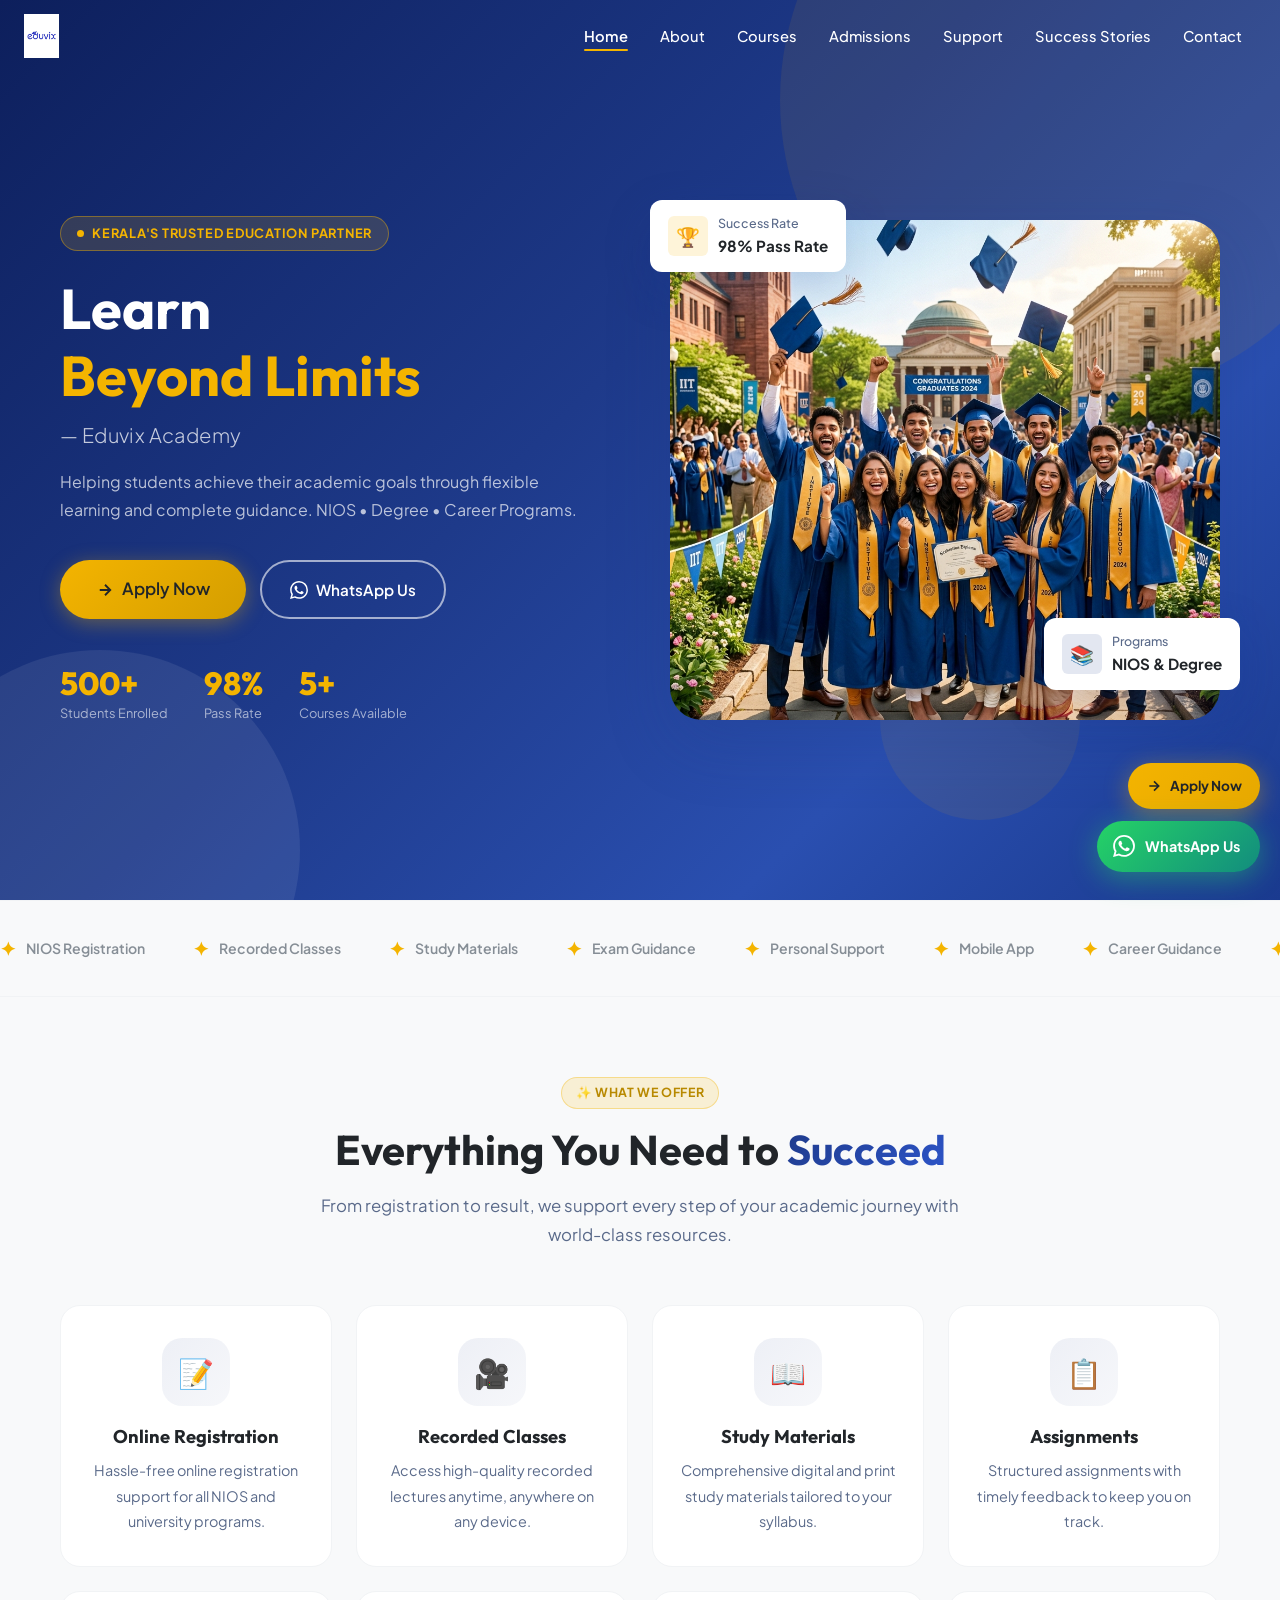
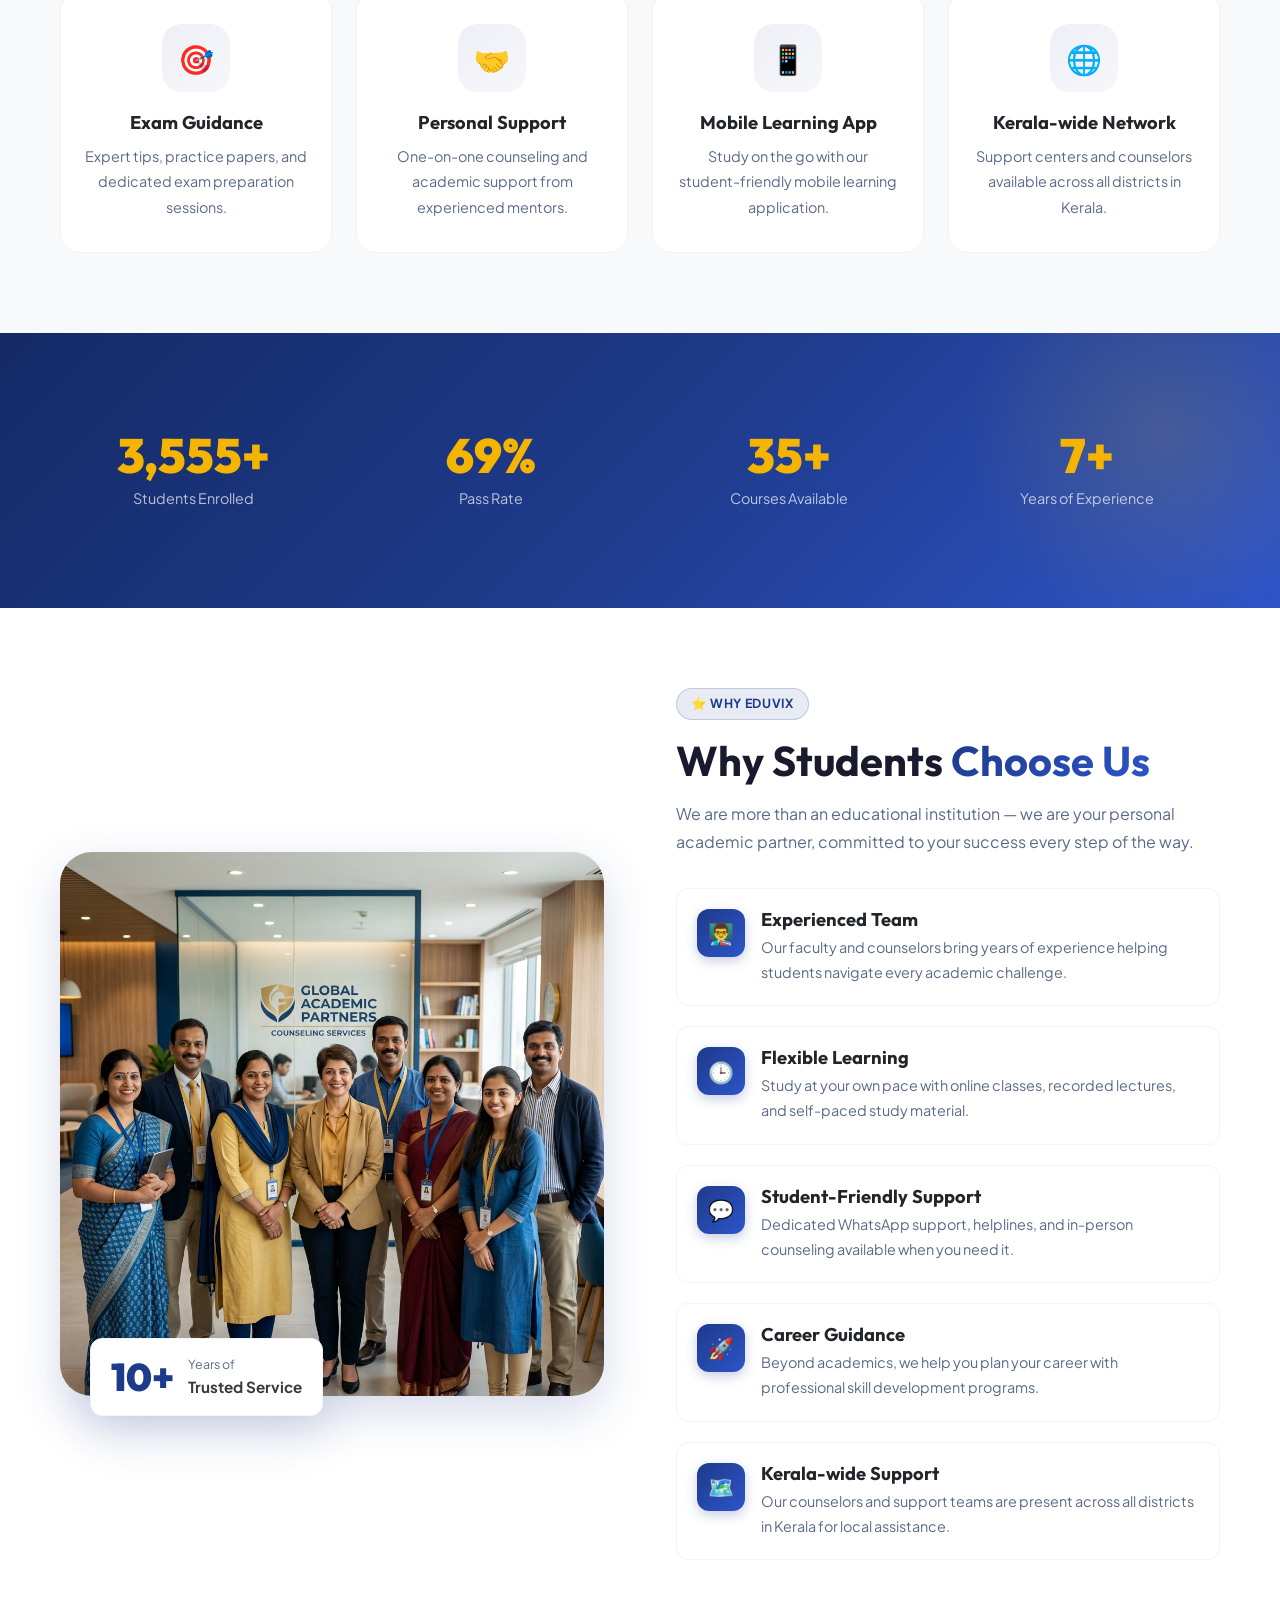
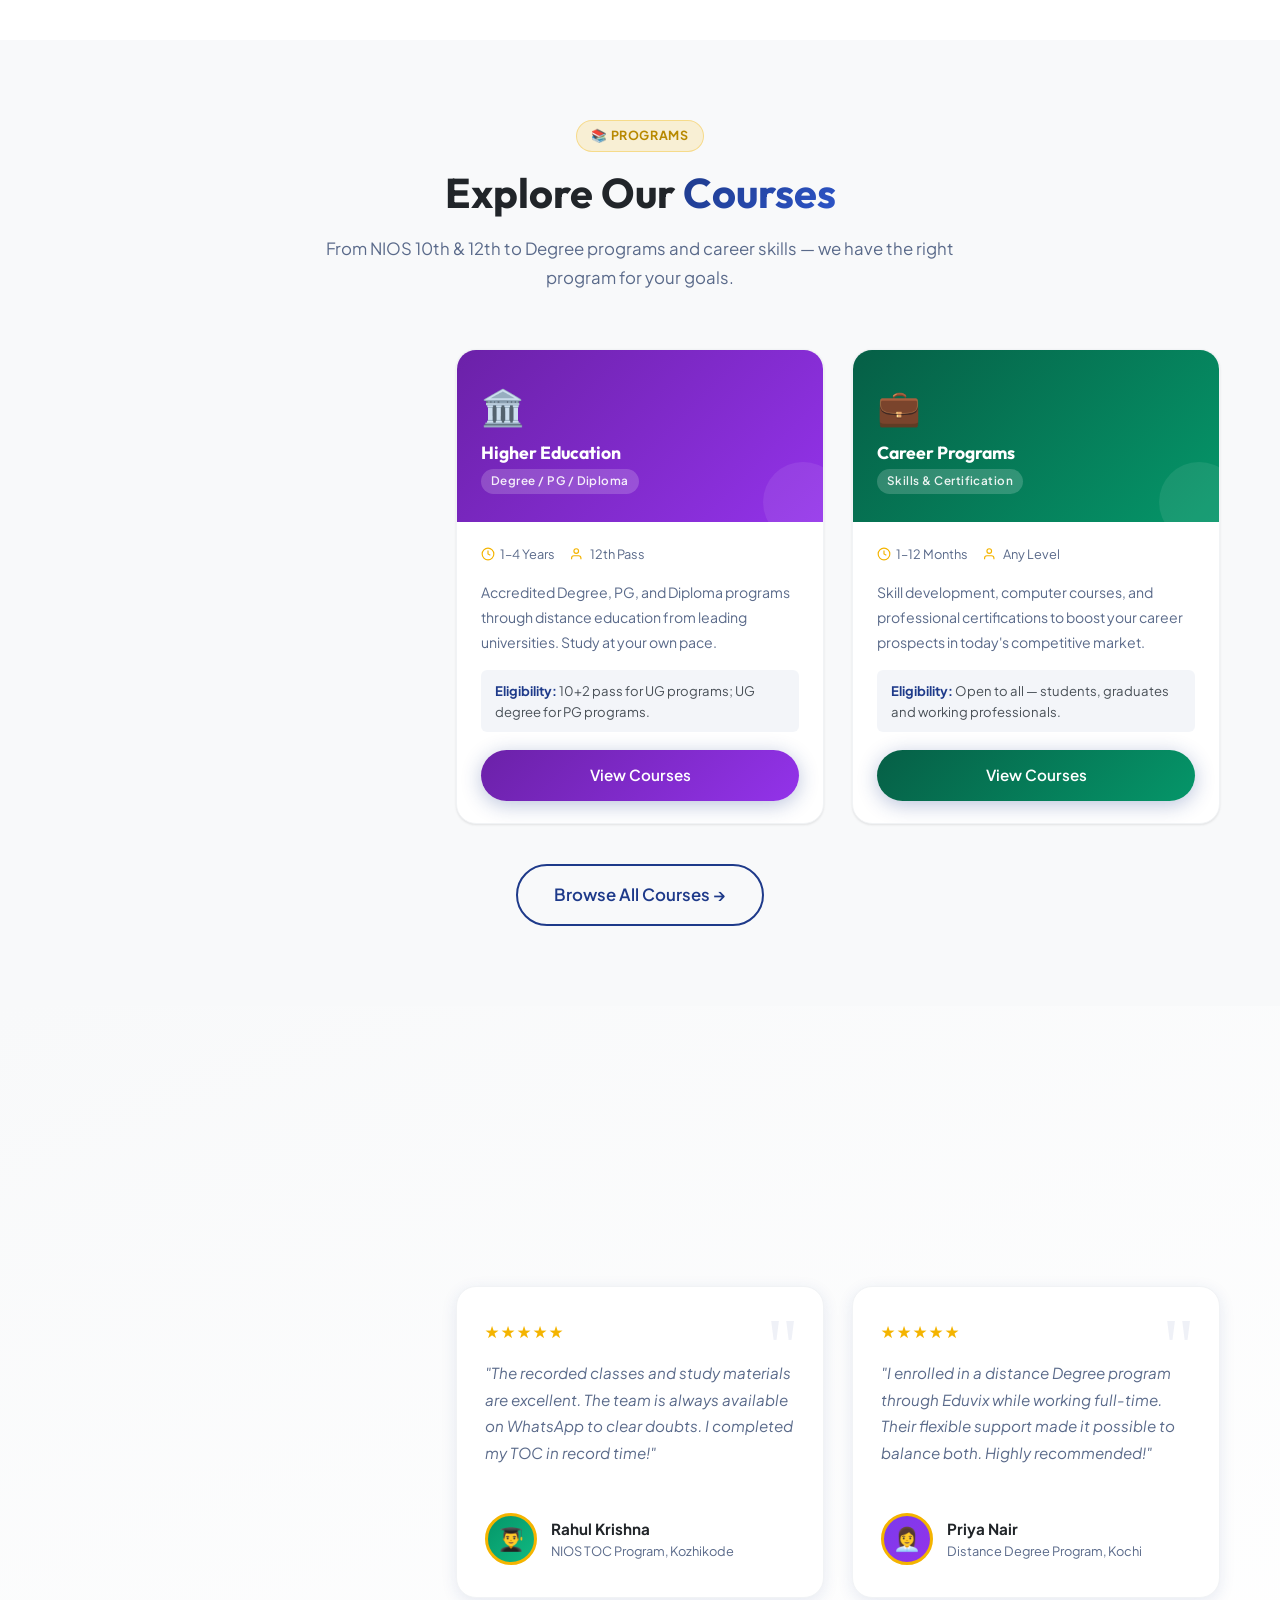
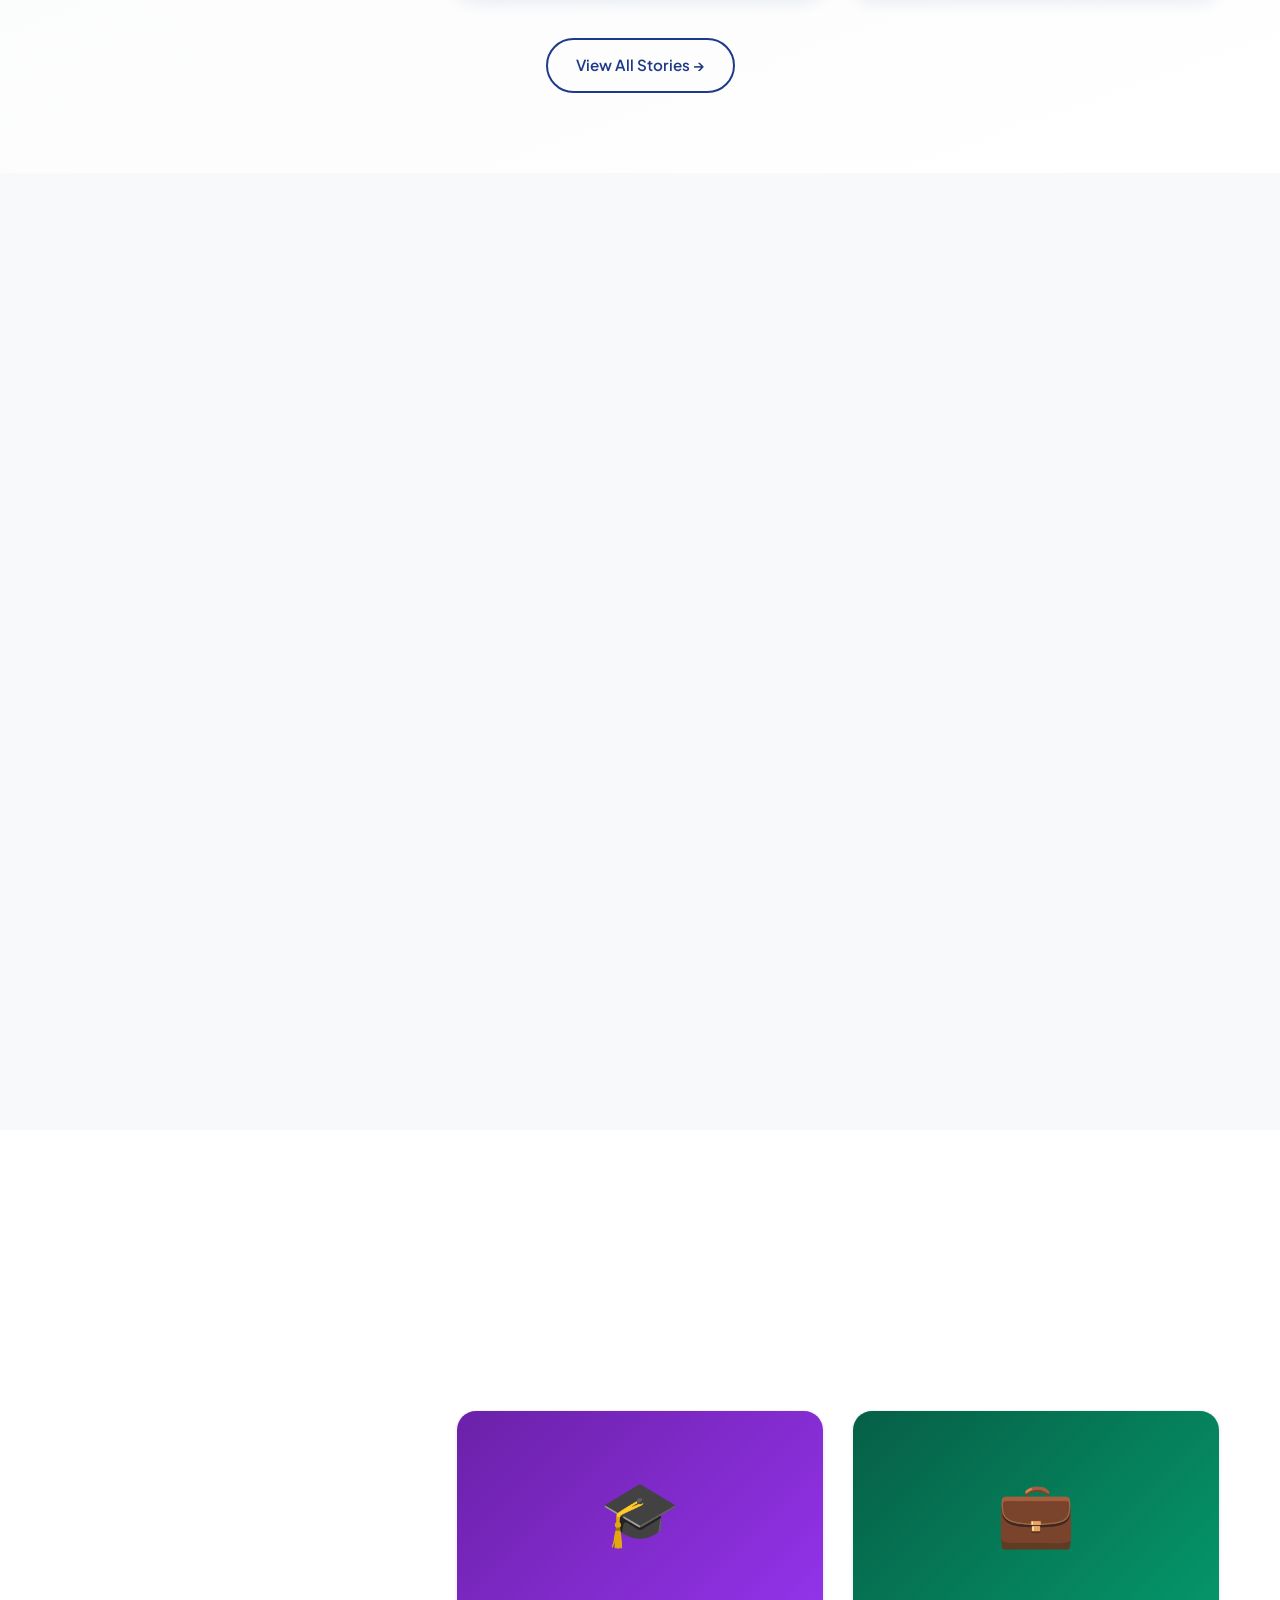
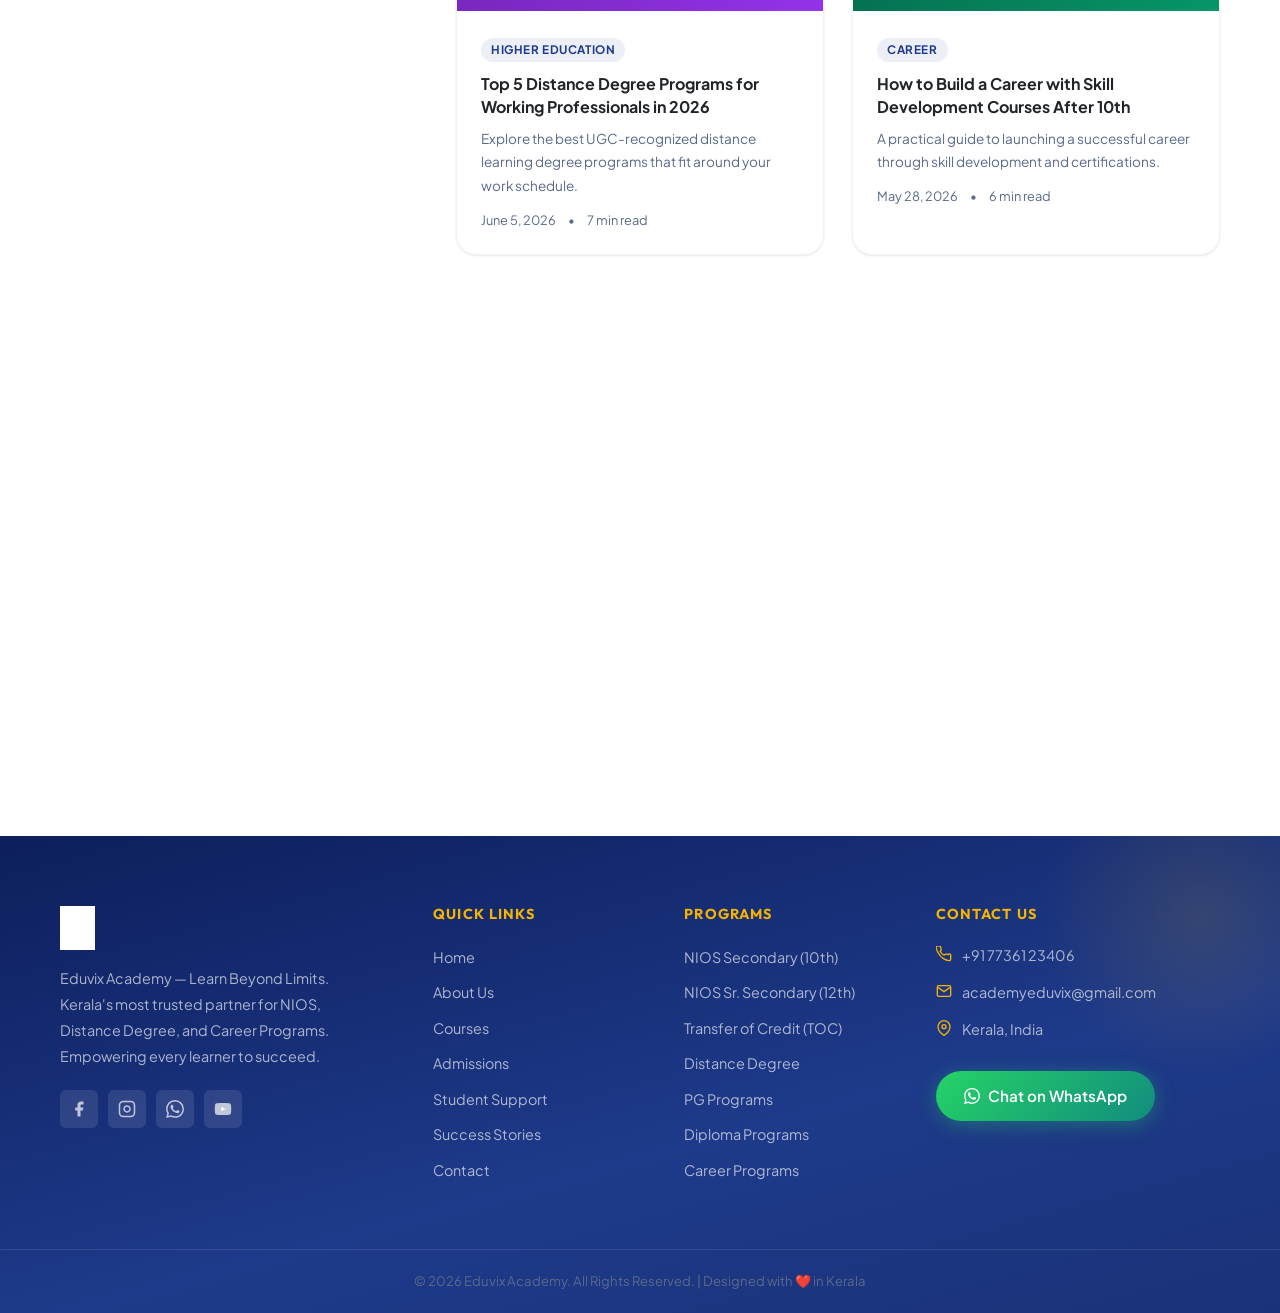
<file: index.html>
<!DOCTYPE html>
<html lang="en">

<head>
  <meta charset="UTF-8" />
  <meta name="viewport" content="width=device-width, initial-scale=1.0" />
  <title>Eduvix Academy — Learn Beyond Limits | NIOS, Degree & Career Programs</title>
  <meta name="description"
    content="Eduvix Academy helps students achieve their academic goals through NIOS, Open Schooling, Degree, PG, Diploma and Career Programs with flexible, student-friendly support across Kerala." />
  <meta name="keywords"
    content="Eduvix Academy, NIOS Kerala, open schooling, distance education, 10th 12th pass Kerala, career programs" />
  <meta property="og:title" content="Eduvix Academy — Learn Beyond Limits" />
  <meta property="og:description"
    content="Flexible education solutions for NIOS, Degree, PG, Diploma and Career Programs." />
  <meta property="og:type" content="website" />
  <link rel="icon" type="image/png" href="images/Logo eduvix.jpeg" />
  <link rel="stylesheet" href="css/style.css" />
  <style>
    /* ---------- Hero Override (home-specific) ---------- */
    .hero-sub {
      color: rgba(255, 255, 255, .70);
    }

    /* ---------- Features Section ---------- */
    .features-section {
      background: var(--gray-50);
    }

    /* ---------- Blog ---------- */
    .blog-section {
      background: var(--white);
    }

    /* ---------- CTA Banner ---------- */
    .cta-banner {
      background: linear-gradient(135deg, #0d1f5c, var(--primary), #2d55c9);
      border-radius: var(--radius-xl);
      padding: 60px 48px;
      text-align: center;
      position: relative;
      overflow: hidden;
      margin: 0 20px;
    }

    .cta-banner::before {
      content: '';
      position: absolute;
      top: -60px;
      right: -60px;
      width: 250px;
      height: 250px;
      background: radial-gradient(circle, rgba(244, 180, 0, .2), transparent 70%);
    }

    .cta-banner h2 {
      color: var(--white);
      margin-bottom: 12px;
    }

    .cta-banner p {
      color: rgba(255, 255, 255, .7);
      margin-bottom: 32px;
      max-width: 560px;
      margin-left: auto;
      margin-right: auto;
    }

    .cta-banner .cta-btns {
      display: flex;
      gap: 14px;
      justify-content: center;
      flex-wrap: wrap;
    }
  </style>
</head>

<body>

  <!-- ===== NAVBAR ===== -->
  <nav class="navbar transparent" id="navbar" role="navigation" aria-label="Main navigation">
    <div class="navbar-inner">
      <a href="index.html" class="logo" aria-label="Eduvix Academy Home">
        <img src="images/Logo eduvix.jpeg" alt="Eduvix Academy Logo" />
      </a>
      <ul class="nav-links" role="list">
        <li><a href="index.html" class="nav-link active">Home</a></li>
        <li><a href="about.html" class="nav-link">About</a></li>
        <li><a href="courses.html" class="nav-link">Courses</a></li>
        <li><a href="admissions.html" class="nav-link">Admissions</a></li>
        <li><a href="support.html" class="nav-link">Support</a></li>
        <li><a href="success-stories.html" class="nav-link">Success Stories</a></li>
        <li><a href="contact.html" class="nav-link">Contact</a></li>
      </ul>
      <a href="admissions.html" class="btn btn-gold btn-sm nav-cta">Apply Now</a>
      <button class="hamburger" id="hamburger" aria-label="Toggle menu" aria-expanded="false">
        <span></span><span></span><span></span>
      </button>
    </div>
    <div class="mobile-menu" id="mobileMenu" role="menu">
      <a href="index.html" class="nav-link">Home</a>
      <a href="about.html" class="nav-link">About</a>
      <a href="courses.html" class="nav-link">Courses</a>
      <a href="admissions.html" class="nav-link">Admissions</a>
      <a href="support.html" class="nav-link">Support</a>
      <a href="success-stories.html" class="nav-link">Success Stories</a>
      <a href="contact.html" class="nav-link">Contact</a>
      <a href="admissions.html" class="btn btn-primary">Apply Now</a>
    </div>
  </nav>

  <!-- ===== HERO ===== -->
  <section class="hero" id="hero" aria-label="Hero section">
    <div class="hero-bg-shapes">
      <div class="shape shape-1"></div>
      <div class="shape shape-2"></div>
      <div class="shape shape-3"></div>
    </div>
    <div class="container">
      <div class="hero-grid">
        <div class="hero-content">
          <div class="hero-badge">
            <span class="dot"></span>
            Kerala's Trusted Education Partner
          </div>
          <h1>Learn<br /><span class="gold">Beyond Limits</span></h1>
          <p class="hero-tagline">— Eduvix Academy</p>
          <p class="hero-sub">Helping students achieve their academic goals through flexible learning and complete
            guidance. NIOS • Degree • Career Programs.</p>
          <div class="hero-actions">
            <a href="admissions.html" class="btn btn-gold btn-lg" id="heroApplyBtn">
              <svg width="18" height="18" viewBox="0 0 24 24" fill="none" stroke="currentColor" stroke-width="2.5">
                <path d="M5 12h14M12 5l7 7-7 7" />
              </svg>
              Apply Now
            </a>
            <a href="https://wa.me/917736123406?text=Hi%20Eduvix%20Academy%2C%20I%20want%20to%20know%20more%20about%20your%20courses."
              class="btn btn-outline" target="_blank" rel="noopener" id="heroWaBtn">
              <svg width="18" height="18" viewBox="0 0 24 24" fill="currentColor">
                <path
                  d="M17.472 14.382c-.297-.149-1.758-.867-2.03-.967-.273-.099-.471-.148-.67.15-.197.297-.767.966-.94 1.164-.173.199-.347.223-.644.075-.297-.15-1.255-.463-2.39-1.475-.883-.788-1.48-1.761-1.653-2.059-.173-.297-.018-.458.13-.606.134-.133.298-.347.446-.52.149-.174.198-.298.298-.497.099-.198.05-.371-.025-.52-.075-.149-.669-1.612-.916-2.207-.242-.579-.487-.5-.669-.51-.173-.008-.371-.01-.57-.01-.198 0-.52.074-.792.372-.272.297-1.04 1.016-1.04 2.479 0 1.462 1.065 2.875 1.213 3.074.149.198 2.096 3.2 5.077 4.487.709.306 1.262.489 1.694.625.712.227 1.36.195 1.871.118.571-.085 1.758-.719 2.006-1.413.248-.694.248-1.289.173-1.413-.074-.124-.272-.198-.57-.347m-5.421 7.403h-.004a9.87 9.87 0 01-5.031-1.378l-.361-.214-3.741.982.998-3.648-.235-.374a9.86 9.86 0 01-1.51-5.26c.001-5.45 4.436-9.884 9.888-9.884 2.64 0 5.122 1.03 6.988 2.898a9.825 9.825 0 012.893 6.994c-.003 5.45-4.437 9.884-9.885 9.884m8.413-18.297A11.815 11.815 0 0012.05 0C5.495 0 .16 5.335.157 11.892c0 2.096.547 4.142 1.588 5.945L.057 24l6.305-1.654a11.882 11.882 0 005.683 1.448h.005c6.554 0 11.89-5.335 11.893-11.893a11.821 11.821 0 00-3.48-8.413z" />
              </svg>
              WhatsApp Us
            </a>
          </div>
          <div class="hero-stats">
            <div class="hero-stat">
              <div class="num">500+</div>
              <div class="label">Students Enrolled</div>
            </div>
            <div class="hero-stat">
              <div class="num">98%</div>
              <div class="label">Pass Rate</div>
            </div>
            <div class="hero-stat">
              <div class="num">5+</div>
              <div class="label">Courses Available</div>
            </div>
          </div>
        </div>
        <div class="hero-img-wrapper">
          <img src="images/hero.png" alt="Eduvix Academy students celebrating graduation" loading="eager" />
          <div class="hero-img-card hero-img-card--tl">
            <div class="icon icon-gold">🏆</div>
            <div>
              <div class="card-label">Success Rate</div>
              <div class="card-value">98% Pass Rate</div>
            </div>
          </div>
          <div class="hero-img-card hero-img-card--br">
            <div class="icon icon-blue">📚</div>
            <div>
              <div class="card-label">Programs</div>
              <div class="card-value">NIOS &amp; Degree</div>
            </div>
          </div>
        </div>
      </div>
    </div>
  </section>

  <!-- ===== MARQUEE STRIP ===== -->
  <div class="features-strip" aria-hidden="true">
    <div class="features-strip-track">
      <div class="strip-item"><span class="dot">✦</span> NIOS Registration</div>
      <div class="strip-item"><span class="dot">✦</span> Recorded Classes</div>
      <div class="strip-item"><span class="dot">✦</span> Study Materials</div>
      <div class="strip-item"><span class="dot">✦</span> Exam Guidance</div>
      <div class="strip-item"><span class="dot">✦</span> Personal Support</div>
      <div class="strip-item"><span class="dot">✦</span> Mobile App</div>
      <div class="strip-item"><span class="dot">✦</span> Career Guidance</div>
      <div class="strip-item"><span class="dot">✦</span> Distance Degree</div>
      <div class="strip-item"><span class="dot">✦</span> Kerala-wide Support</div>
      <!-- Duplicate for seamless loop -->
      <div class="strip-item"><span class="dot">✦</span> NIOS Registration</div>
      <div class="strip-item"><span class="dot">✦</span> Recorded Classes</div>
      <div class="strip-item"><span class="dot">✦</span> Study Materials</div>
      <div class="strip-item"><span class="dot">✦</span> Exam Guidance</div>
      <div class="strip-item"><span class="dot">✦</span> Personal Support</div>
      <div class="strip-item"><span class="dot">✦</span> Mobile App</div>
      <div class="strip-item"><span class="dot">✦</span> Career Guidance</div>
      <div class="strip-item"><span class="dot">✦</span> Distance Degree</div>
      <div class="strip-item"><span class="dot">✦</span> Kerala-wide Support</div>
    </div>
  </div>

  <!-- ===== FEATURES SECTION ===== -->
  <section class="section features-section" id="features">
    <div class="container">
      <div class="section-header reveal">
        <span class="badge badge-gold">✨ What We Offer</span>
        <h2>Everything You Need to <span class="gradient-text">Succeed</span></h2>
        <p>From registration to result, we support every step of your academic journey with world-class resources.</p>
      </div>
      <div class="grid-4" style="gap:24px;">
        <div class="feature-card reveal" data-delay="0">
          <div class="feature-icon">📝</div>
          <h4>Online Registration</h4>
          <p>Hassle-free online registration support for all NIOS and university programs.</p>
        </div>
        <div class="feature-card reveal" data-delay="80">
          <div class="feature-icon">🎥</div>
          <h4>Recorded Classes</h4>
          <p>Access high-quality recorded lectures anytime, anywhere on any device.</p>
        </div>
        <div class="feature-card reveal" data-delay="160">
          <div class="feature-icon">📖</div>
          <h4>Study Materials</h4>
          <p>Comprehensive digital and print study materials tailored to your syllabus.</p>
        </div>
        <div class="feature-card reveal" data-delay="240">
          <div class="feature-icon">📋</div>
          <h4>Assignments</h4>
          <p>Structured assignments with timely feedback to keep you on track.</p>
        </div>
        <div class="feature-card reveal" data-delay="320">
          <div class="feature-icon">🎯</div>
          <h4>Exam Guidance</h4>
          <p>Expert tips, practice papers, and dedicated exam preparation sessions.</p>
        </div>
        <div class="feature-card reveal" data-delay="400">
          <div class="feature-icon">🤝</div>
          <h4>Personal Support</h4>
          <p>One-on-one counseling and academic support from experienced mentors.</p>
        </div>
        <div class="feature-card reveal" data-delay="480">
          <div class="feature-icon">📱</div>
          <h4>Mobile Learning App</h4>
          <p>Study on the go with our student-friendly mobile learning application.</p>
        </div>
        <div class="feature-card reveal" data-delay="560">
          <div class="feature-icon">🌐</div>
          <h4>Kerala-wide Network</h4>
          <p>Support centers and counselors available across all districts in Kerala.</p>
        </div>
      </div>
    </div>
  </section>

  <!-- ===== STATS ===== -->
  <section class="stats-section" id="stats">
    <div class="container">
      <div class="stats-grid">
        <div class="stat-card reveal">
          <div class="stat-num" data-target="5000" data-suffix="+">0+</div>
          <div class="stat-label">Students Enrolled</div>
        </div>
        <div class="stat-card reveal" data-delay="100">
          <div class="stat-num" data-target="98" data-suffix="%">0%</div>
          <div class="stat-label">Pass Rate</div>
        </div>
        <div class="stat-card reveal" data-delay="200">
          <div class="stat-num" data-target="50" data-suffix="+">0+</div>
          <div class="stat-label">Courses Available</div>
        </div>
        <div class="stat-card reveal" data-delay="300">
          <div class="stat-num" data-target="10" data-suffix="+">0+</div>
          <div class="stat-label">Years of Experience</div>
        </div>
      </div>
    </div>
  </section>

  <!-- ===== WHY CHOOSE ===== -->
  <section class="section why-section" id="why">
    <div class="container">
      <div class="why-grid">
        <div class="why-img-block reveal">
          <img src="images/about-team.png" alt="Eduvix Academy dedicated team" loading="lazy" />
          <div class="why-img-badge">
            <div class="big-num">10+</div>
            <div class="text">
              <div class="label">Years of</div>
              <div class="val">Trusted Service</div>
            </div>
          </div>
        </div>
        <div class="why-content reveal" data-delay="120">
          <span class="badge badge-primary">⭐ Why Eduvix</span>
          <h2 style="margin-top:16px;">Why Students <span class="gradient-text">Choose Us</span></h2>
          <p style="margin:14px 0 28px;">We are more than an educational institution — we are your personal academic
            partner, committed to your success every step of the way.</p>
          <div class="why-list">
            <div class="why-item">
              <div class="why-icon">👨‍🏫</div>
              <div>
                <h4>Experienced Team</h4>
                <p>Our faculty and counselors bring years of experience helping students navigate every academic
                  challenge.</p>
              </div>
            </div>
            <div class="why-item">
              <div class="why-icon">🕒</div>
              <div>
                <h4>Flexible Learning</h4>
                <p>Study at your own pace with online classes, recorded lectures, and self-paced study material.</p>
              </div>
            </div>
            <div class="why-item">
              <div class="why-icon">💬</div>
              <div>
                <h4>Student-Friendly Support</h4>
                <p>Dedicated WhatsApp support, helplines, and in-person counseling available when you need it.</p>
              </div>
            </div>
            <div class="why-item">
              <div class="why-icon">🚀</div>
              <div>
                <h4>Career Guidance</h4>
                <p>Beyond academics, we help you plan your career with professional skill development programs.</p>
              </div>
            </div>
            <div class="why-item">
              <div class="why-icon">🗺️</div>
              <div>
                <h4>Kerala-wide Support</h4>
                <p>Our counselors and support teams are present across all districts in Kerala for local assistance.</p>
              </div>
            </div>
          </div>
        </div>
      </div>
    </div>
  </section>

  <!-- ===== COURSES PREVIEW ===== -->
  <section class="section" style="background:var(--gray-50);" id="courses-preview">
    <div class="container">
      <div class="section-header reveal">
        <span class="badge badge-gold">📚 Programs</span>
        <h2>Explore Our <span class="gradient-text">Courses</span></h2>
        <p>From NIOS 10th &amp; 12th to Degree programs and career skills — we have the right program for your goals.
        </p>
      </div>
      <div class="grid-3" style="gap:28px;">
        <div class="course-card reveal">
          <div class="course-card-header">
            <div class="course-emoji">🎓</div>
            <h4>NIOS Programs</h4>
            <span class="course-badge-header">Open School</span>
          </div>
          <div class="course-card-body">
            <div class="course-meta">
              <span class="course-meta-item"><svg width="14" height="14" viewBox="0 0 24 24" fill="none"
                  stroke="currentColor" stroke-width="2">
                  <circle cx="12" cy="12" r="10" />
                  <polyline points="12 6 12 12 16 14" />
                </svg> Flexible Duration</span>
              <span class="course-meta-item"><svg width="14" height="14" viewBox="0 0 24 24" fill="none"
                  stroke="currentColor" stroke-width="2">
                  <path d="M17 21v-2a4 4 0 0 0-4-4H5a4 4 0 0 0-4 4v2" />
                  <circle cx="9" cy="7" r="4" />
                </svg> All Ages</span>
            </div>
            <p class="course-desc">Secondary (10th), Senior Secondary (12th), Transfer of Credit (TOC) and failed
              student support — complete your education with NIOS.</p>
            <div class="course-eligibility"><strong>Eligibility:</strong> No minimum qualification required for NIOS
              Secondary.</div>
            <a href="courses.html" class="btn btn-primary" style="width:100%;justify-content:center;">View Courses</a>
          </div>
        </div>
        <div class="course-card reveal" data-delay="100">
          <div class="course-card-header" style="background:linear-gradient(135deg,#6b21a8,#9333ea);">
            <div class="course-emoji">🏛️</div>
            <h4>Higher Education</h4>
            <span class="course-badge-header">Degree / PG / Diploma</span>
          </div>
          <div class="course-card-body">
            <div class="course-meta">
              <span class="course-meta-item"><svg width="14" height="14" viewBox="0 0 24 24" fill="none"
                  stroke="currentColor" stroke-width="2">
                  <circle cx="12" cy="12" r="10" />
                  <polyline points="12 6 12 12 16 14" />
                </svg> 1–4 Years</span>
              <span class="course-meta-item"><svg width="14" height="14" viewBox="0 0 24 24" fill="none"
                  stroke="currentColor" stroke-width="2">
                  <path d="M17 21v-2a4 4 0 0 0-4-4H5a4 4 0 0 0-4 4v2" />
                  <circle cx="9" cy="7" r="4" />
                </svg> 12th Pass</span>
            </div>
            <p class="course-desc">Accredited Degree, PG, and Diploma programs through distance education from leading
              universities. Study at your own pace.</p>
            <div class="course-eligibility"><strong>Eligibility:</strong> 10+2 pass for UG programs; UG degree for PG
              programs.</div>
            <a href="courses.html" class="btn btn-primary"
              style="width:100%;justify-content:center;background:linear-gradient(135deg,#6b21a8,#9333ea);">View
              Courses</a>
          </div>
        </div>
        <div class="course-card reveal" data-delay="200">
          <div class="course-card-header" style="background:linear-gradient(135deg,#065f46,#059669);">
            <div class="course-emoji">💼</div>
            <h4>Career Programs</h4>
            <span class="course-badge-header">Skills &amp; Certification</span>
          </div>
          <div class="course-card-body">
            <div class="course-meta">
              <span class="course-meta-item"><svg width="14" height="14" viewBox="0 0 24 24" fill="none"
                  stroke="currentColor" stroke-width="2">
                  <circle cx="12" cy="12" r="10" />
                  <polyline points="12 6 12 12 16 14" />
                </svg> 1–12 Months</span>
              <span class="course-meta-item"><svg width="14" height="14" viewBox="0 0 24 24" fill="none"
                  stroke="currentColor" stroke-width="2">
                  <path d="M17 21v-2a4 4 0 0 0-4-4H5a4 4 0 0 0-4 4v2" />
                  <circle cx="9" cy="7" r="4" />
                </svg> Any Level</span>
            </div>
            <p class="course-desc">Skill development, computer courses, and professional certifications to boost your
              career prospects in today's competitive market.</p>
            <div class="course-eligibility"><strong>Eligibility:</strong> Open to all — students, graduates and working
              professionals.</div>
            <a href="courses.html" class="btn btn-primary"
              style="width:100%;justify-content:center;background:linear-gradient(135deg,#065f46,#059669);">View
              Courses</a>
          </div>
        </div>
      </div>
      <div style="text-align:center;margin-top:40px;">
        <a href="courses.html" class="btn btn-outline-primary btn-lg">Browse All Courses →</a>
      </div>
    </div>
  </section>

  <!-- ===== TESTIMONIALS ===== -->
  <section class="section testimonials-section" id="testimonials">
    <div class="container">
      <div class="section-header reveal">
        <span class="badge badge-gold">❤️ Success Stories</span>
        <h2>What Our <span class="gradient-text">Students Say</span></h2>
        <p>Real stories from real students who transformed their lives through Eduvix Academy.</p>
      </div>
      <div class="grid-3">
        <div class="testimonial-card reveal">
          <div class="testimonial-stars">★★★★★</div>
          <p class="testimonial-text">"Eduvix Academy changed my life. After failing my 12th, I thought my future was
            over. With their NIOS support, I passed with distinction and am now pursuing a degree!"</p>
          <div class="testimonial-author">
            <div
              style="width:52px;height:52px;border-radius:50%;background:linear-gradient(135deg,var(--primary),var(--primary-light));display:flex;align-items:center;justify-content:center;font-size:1.4rem;border:3px solid var(--gold);">
              👩‍🎓</div>
            <div>
              <div class="author-name">Anjali Menon</div>
              <div class="author-course">NIOS Senior Secondary, Thrissur</div>
            </div>
          </div>
        </div>
        <div class="testimonial-card reveal" data-delay="100">
          <div class="testimonial-stars">★★★★★</div>
          <p class="testimonial-text">"The recorded classes and study materials are excellent. The team is always
            available on WhatsApp to clear doubts. I completed my TOC in record time!"</p>
          <div class="testimonial-author">
            <div
              style="width:52px;height:52px;border-radius:50%;background:linear-gradient(135deg,#059669,#10b981);display:flex;align-items:center;justify-content:center;font-size:1.4rem;border:3px solid var(--gold);">
              👨‍🎓</div>
            <div>
              <div class="author-name">Rahul Krishna</div>
              <div class="author-course">NIOS TOC Program, Kozhikode</div>
            </div>
          </div>
        </div>
        <div class="testimonial-card reveal" data-delay="200">
          <div class="testimonial-stars">★★★★★</div>
          <p class="testimonial-text">"I enrolled in a distance Degree program through Eduvix while working full-time.
            Their flexible support made it possible to balance both. Highly recommended!"</p>
          <div class="testimonial-author">
            <div
              style="width:52px;height:52px;border-radius:50%;background:linear-gradient(135deg,#7c3aed,#9333ea);display:flex;align-items:center;justify-content:center;font-size:1.4rem;border:3px solid var(--gold);">
              👩‍💼</div>
            <div>
              <div class="author-name">Priya Nair</div>
              <div class="author-course">Distance Degree Program, Kochi</div>
            </div>
          </div>
        </div>
      </div>
      <div style="text-align:center;margin-top:40px;">
        <a href="success-stories.html" class="btn btn-outline-primary">View All Stories →</a>
      </div>
    </div>
  </section>

  <!-- ===== FAQ ===== -->
  <section class="section faq-section" id="faq">
    <div class="container">
      <div class="section-header reveal">
        <span class="badge badge-primary">❓ FAQ</span>
        <h2>Frequently Asked <span class="gradient-text">Questions</span></h2>
        <p>Have questions? We've got answers. Browse through our most commonly asked questions.</p>
      </div>
      <div class="faq-list reveal">
        <div class="faq-item open">
          <div class="faq-question">What is NIOS and how can Eduvix Academy help me?<span class="faq-icon">+</span>
          </div>
          <div class="faq-answer">NIOS (National Institute of Open Schooling) is India's largest open school that allows
            students to complete their 10th or 12th education flexibly. Eduvix Academy provides complete registration
            support, study materials, recorded classes, and exam guidance for NIOS programs.</div>
        </div>
        <div class="faq-item">
          <div class="faq-question">Can I enroll if I have failed my 10th or 12th exams?<span class="faq-icon">+</span>
          </div>
          <div class="faq-answer">Absolutely! Eduvix Academy has specialized programs for students who have failed their
            board exams. Through NIOS, you can give exams for only the subjects you failed (Transfer of Credit / TOC)
            without repeating the entire year.</div>
        </div>
        <div class="faq-item">
          <div class="faq-question">Are the Degree programs valid and recognized?<span class="faq-icon">+</span></div>
          <div class="faq-answer">Yes, all Degree, PG, and Diploma programs offered through Eduvix Academy are
            UGC-recognized and from accredited universities. They are equivalent to regular degrees and accepted for
            government and private jobs.</div>
        </div>
        <div class="faq-item">
          <div class="faq-question">How do I attend classes? Are they online?<span class="faq-icon">+</span></div>
          <div class="faq-answer">We offer a hybrid learning model — recorded video lectures you can watch anytime, live
            doubt-clearing sessions, digital study materials, and WhatsApp-based personal support. You can study from
            anywhere in Kerala or India.</div>
        </div>
        <div class="faq-item">
          <div class="faq-question">What are the fees and are there any scholarships?<span class="faq-icon">+</span>
          </div>
          <div class="faq-answer">Fees vary by program and are very affordable. We also offer flexible installment
            payment options. Contact our counselors for detailed fee information and to know about any applicable
            scholarship schemes.</div>
        </div>
        <div class="faq-item">
          <div class="faq-question">How quickly can I get admission?<span class="faq-icon">+</span></div>
          <div class="faq-answer">Admission is quick and simple! Contact us via WhatsApp or fill the inquiry form, and
            our counselors will guide you through the entire process. Admission for NIOS is open throughout the year
            with multiple admission cycles.</div>
        </div>
      </div>
    </div>
  </section>

  <!-- ===== BLOG ===== -->
  <section class="section blog-section" id="blog">
    <div class="container">
      <div class="section-header reveal">
        <span class="badge badge-gold">📰 Blog</span>
        <h2>Latest <span class="gradient-text">Insights</span></h2>
        <p>Stay updated with the latest news, tips and guides for your educational journey.</p>
      </div>
      <div class="grid-3">
        <div class="blog-card reveal">
          <div class="blog-img"
            style="background:linear-gradient(135deg,var(--primary),var(--primary-light));display:flex;align-items:center;justify-content:center;font-size:4rem;">
            📚</div>
          <div class="blog-body">
            <span class="blog-cat">NIOS</span>
            <div class="blog-title">NIOS Admission 2025–26: Complete Step-by-Step Guide for Kerala Students</div>
            <p style="font-size:.85rem;margin-top:8px;">Everything you need to know about registering for NIOS Secondary
              and Senior Secondary this year.</p>
            <div class="blog-meta"><span>June 10, 2026</span><span>•</span><span>5 min read</span></div>
          </div>
        </div>
        <div class="blog-card reveal" data-delay="100">
          <div class="blog-img"
            style="background:linear-gradient(135deg,#6b21a8,#9333ea);display:flex;align-items:center;justify-content:center;font-size:4rem;">
            🎓</div>
          <div class="blog-body">
            <span class="blog-cat">Higher Education</span>
            <div class="blog-title">Top 5 Distance Degree Programs for Working Professionals in 2026</div>
            <p style="font-size:.85rem;margin-top:8px;">Explore the best UGC-recognized distance learning degree
              programs that fit around your work schedule.</p>
            <div class="blog-meta"><span>June 5, 2026</span><span>•</span><span>7 min read</span></div>
          </div>
        </div>
        <div class="blog-card reveal" data-delay="200">
          <div class="blog-img"
            style="background:linear-gradient(135deg,#065f46,#059669);display:flex;align-items:center;justify-content:center;font-size:4rem;">
            💼</div>
          <div class="blog-body">
            <span class="blog-cat">Career</span>
            <div class="blog-title">How to Build a Career with Skill Development Courses After 10th</div>
            <p style="font-size:.85rem;margin-top:8px;">A practical guide to launching a successful career through skill
              development and certifications.</p>
            <div class="blog-meta"><span>May 28, 2026</span><span>•</span><span>6 min read</span></div>
          </div>
        </div>
      </div>
    </div>
  </section>

  <!-- ===== CTA BANNER ===== -->
  <section class="section--sm" style="padding:40px 0 80px;">
    <div class="container">
      <div class="cta-banner reveal">
        <span class="badge badge-gold" style="margin-bottom:20px;">🚀 Start Today</span>
        <h2>Ready to Begin Your <span style="color:var(--gold)">Academic Journey?</span></h2>
        <p>Join 5000+ students who have already transformed their future with Eduvix Academy. Apply now and take the
          first step!</p>
        <div class="cta-btns">
          <a href="admissions.html" class="btn btn-gold btn-lg">Apply Now — It's Free!</a>
          <a href="https://wa.me/917736123406?text=Hi%20Eduvix%20Academy%2C%20I%20want%20to%20know%20more%20about%20your%20courses."
            class="btn btn-outline" target="_blank" rel="noopener">
            <svg width="18" height="18" viewBox="0 0 24 24" fill="currentColor">
              <path
                d="M17.472 14.382c-.297-.149-1.758-.867-2.03-.967-.273-.099-.471-.148-.67.15-.197.297-.767.966-.94 1.164-.173.199-.347.223-.644.075-.297-.15-1.255-.463-2.39-1.475-.883-.788-1.48-1.761-1.653-2.059-.173-.297-.018-.458.13-.606.134-.133.298-.347.446-.52.149-.174.198-.298.298-.497.099-.198.05-.371-.025-.52-.075-.149-.669-1.612-.916-2.207-.242-.579-.487-.5-.669-.51-.173-.008-.371-.01-.57-.01-.198 0-.52.074-.792.372-.272.297-1.04 1.016-1.04 2.479 0 1.462 1.065 2.875 1.213 3.074.149.198 2.096 3.2 5.077 4.487.709.306 1.262.489 1.694.625.712.227 1.36.195 1.871.118.571-.085 1.758-.719 2.006-1.413.248-.694.248-1.289.173-1.413-.074-.124-.272-.198-.57-.347m-5.421 7.403h-.004a9.87 9.87 0 01-5.031-1.378l-.361-.214-3.741.982.998-3.648-.235-.374a9.86 9.86 0 01-1.51-5.26c.001-5.45 4.436-9.884 9.888-9.884 2.64 0 5.122 1.03 6.988 2.898a9.825 9.825 0 012.893 6.994c-.003 5.45-4.437 9.884-9.885 9.884m8.413-18.297A11.815 11.815 0 0012.05 0C5.495 0 .16 5.335.157 11.892c0 2.096.547 4.142 1.588 5.945L.057 24l6.305-1.654a11.882 11.882 0 005.683 1.448h.005c6.554 0 11.89-5.335 11.893-11.893a11.821 11.821 0 00-3.48-8.413z" />
            </svg>
            Chat on WhatsApp
          </a>
        </div>
      </div>
    </div>
  </section>

  <!-- ===== FOOTER ===== -->
  <footer class="footer" role="contentinfo">
    <div class="container">
      <div class="footer-grid">
        <div class="footer-brand">
          <div class="logo">
            <img src="images/Logo eduvix.jpeg" alt="Eduvix Academy" style="height:44px;filter:brightness(0) invert(1);" />
          </div>
          <p style="margin-top:12px;">Eduvix Academy — Learn Beyond Limits. Kerala's most trusted partner for NIOS,
            Distance Degree, and Career Programs. Empowering every learner to succeed.</p>
          <div class="footer-socials" style="margin-top:20px;">
            <a href="#" class="social-icon" aria-label="Facebook">
              <svg width="18" height="18" viewBox="0 0 24 24" fill="currentColor">
                <path d="M18 2h-3a5 5 0 00-5 5v3H7v4h3v8h4v-8h3l1-4h-4V7a1 1 0 011-1h3z" />
              </svg>
            </a>
            <a href="#" class="social-icon" aria-label="Instagram">
              <svg width="18" height="18" viewBox="0 0 24 24" fill="none" stroke="currentColor" stroke-width="2">
                <rect x="2" y="2" width="20" height="20" rx="5" />
                <path d="M16 11.37A4 4 0 1112.63 8 4 4 0 0116 11.37z" />
                <line x1="17.5" y1="6.5" x2="17.51" y2="6.5" />
              </svg>
            </a>
            <a href="https://wa.me/917736123406" class="social-icon" aria-label="WhatsApp">
              <svg width="18" height="18" viewBox="0 0 24 24" fill="currentColor">
                <path
                  d="M17.472 14.382c-.297-.149-1.758-.867-2.03-.967-.273-.099-.471-.148-.67.15-.197.297-.767.966-.94 1.164-.173.199-.347.223-.644.075-.297-.15-1.255-.463-2.39-1.475-.883-.788-1.48-1.761-1.653-2.059-.173-.297-.018-.458.13-.606.134-.133.298-.347.446-.52.149-.174.198-.298.298-.497.099-.198.05-.371-.025-.52-.075-.149-.669-1.612-.916-2.207-.242-.579-.487-.5-.669-.51-.173-.008-.371-.01-.57-.01-.198 0-.52.074-.792.372-.272.297-1.04 1.016-1.04 2.479 0 1.462 1.065 2.875 1.213 3.074.149.198 2.096 3.2 5.077 4.487.709.306 1.262.489 1.694.625.712.227 1.36.195 1.871.118.571-.085 1.758-.719 2.006-1.413.248-.694.248-1.289.173-1.413-.074-.124-.272-.198-.57-.347m-5.421 7.403h-.004a9.87 9.87 0 01-5.031-1.378l-.361-.214-3.741.982.998-3.648-.235-.374a9.86 9.86 0 01-1.51-5.26c.001-5.45 4.436-9.884 9.888-9.884 2.64 0 5.122 1.03 6.988 2.898a9.825 9.825 0 012.893 6.994c-.003 5.45-4.437 9.884-9.885 9.884m8.413-18.297A11.815 11.815 0 0012.05 0C5.495 0 .16 5.335.157 11.892c0 2.096.547 4.142 1.588 5.945L.057 24l6.305-1.654a11.882 11.882 0 005.683 1.448h.005c6.554 0 11.89-5.335 11.893-11.893a11.821 11.821 0 00-3.48-8.413z" />
              </svg>
            </a>
            <a href="#" class="social-icon" aria-label="YouTube">
              <svg width="18" height="18" viewBox="0 0 24 24" fill="currentColor">
                <path
                  d="M22.54 6.42a2.78 2.78 0 00-1.95-1.96C18.88 4 12 4 12 4s-6.88 0-8.59.46a2.78 2.78 0 00-1.95 1.96A29 29 0 001 12a29 29 0 00.46 5.58A2.78 2.78 0 003.41 19.54C5.12 20 12 20 12 20s6.88 0 8.59-.46a2.78 2.78 0 001.95-1.96A29 29 0 0023 12a29 29 0 00-.46-5.58z" />
                <polygon points="9.75 15.02 15.5 12 9.75 8.98 9.75 15.02" fill="white" />
              </svg>
            </a>
          </div>
        </div>
        <div class="footer-col">
          <h4>Quick Links</h4>
          <ul>
            <li><a href="index.html">Home</a></li>
            <li><a href="about.html">About Us</a></li>
            <li><a href="courses.html">Courses</a></li>
            <li><a href="admissions.html">Admissions</a></li>
            <li><a href="support.html">Student Support</a></li>
            <li><a href="success-stories.html">Success Stories</a></li>
            <li><a href="contact.html">Contact</a></li>
          </ul>
        </div>
        <div class="footer-col">
          <h4>Programs</h4>
          <ul>
            <li><a href="courses.html">NIOS Secondary (10th)</a></li>
            <li><a href="courses.html">NIOS Sr. Secondary (12th)</a></li>
            <li><a href="courses.html">Transfer of Credit (TOC)</a></li>
            <li><a href="courses.html">Distance Degree</a></li>
            <li><a href="courses.html">PG Programs</a></li>
            <li><a href="courses.html">Diploma Programs</a></li>
            <li><a href="courses.html">Career Programs</a></li>
          </ul>
        </div>
        <div class="footer-col">
          <h4>Contact Us</h4>
          <div class="footer-contact-item">
            <svg width="16" height="16" viewBox="0 0 24 24" fill="none" stroke="currentColor" stroke-width="2">
              <path
                d="M22 16.92v3a2 2 0 01-2.18 2 19.79 19.79 0 01-8.63-3.07A19.5 19.5 0 013.07 9.81a19.79 19.79 0 01-3.07-8.63A2 2 0 012 .18h3a2 2 0 012 1.72 12.84 12.84 0 00.7 2.81 2 2 0 01-.45 2.11L6.09 7.91a16 16 0 006 6l1.09-1.09a2 2 0 012.11-.45 12.84 12.84 0 002.81.7A2 2 0 0122 14.92z" />
            </svg>
            <a href="tel:+917736123406" style="color:rgba(255,255,255,.65);">+91 77361 23406</a>
          </div>
          <div class="footer-contact-item">
            <svg width="16" height="16" viewBox="0 0 24 24" fill="none" stroke="currentColor" stroke-width="2">
              <path d="M4 4h16c1.1 0 2 .9 2 2v12c0 1.1-.9 2-2 2H4c-1.1 0-2-.9-2-2V6c0-1.1.9-2 2-2z" />
              <polyline points="22,6 12,13 2,6" />
            </svg>
            <a href="mailto:academyeduvix@gmail.com" style="color:rgba(255,255,255,.65);">academyeduvix@gmail.com</a>
          </div>
          <div class="footer-contact-item">
            <svg width="16" height="16" viewBox="0 0 24 24" fill="none" stroke="currentColor" stroke-width="2">
              <path d="M21 10c0 7-9 13-9 13s-9-6-9-13a9 9 0 0118 0z" />
              <circle cx="12" cy="10" r="3" />
            </svg>
            <span>Kerala, India</span>
          </div>
          <a href="https://wa.me/917736123406?text=Hi%20Eduvix%20Academy!" class="btn btn-whatsapp"
            style="margin-top:16px;" target="_blank" rel="noopener">
            <svg width="16" height="16" viewBox="0 0 24 24" fill="currentColor">
              <path
                d="M17.472 14.382c-.297-.149-1.758-.867-2.03-.967-.273-.099-.471-.148-.67.15-.197.297-.767.966-.94 1.164-.173.199-.347.223-.644.075-.297-.15-1.255-.463-2.39-1.475-.883-.788-1.48-1.761-1.653-2.059-.173-.297-.018-.458.13-.606.134-.133.298-.347.446-.52.149-.174.198-.298.298-.497.099-.198.05-.371-.025-.52-.075-.149-.669-1.612-.916-2.207-.242-.579-.487-.5-.669-.51-.173-.008-.371-.01-.57-.01-.198 0-.52.074-.792.372-.272.297-1.04 1.016-1.04 2.479 0 1.462 1.065 2.875 1.213 3.074.149.198 2.096 3.2 5.077 4.487.709.306 1.262.489 1.694.625.712.227 1.36.195 1.871.118.571-.085 1.758-.719 2.006-1.413.248-.694.248-1.289.173-1.413-.074-.124-.272-.198-.57-.347m-5.421 7.403h-.004a9.87 9.87 0 01-5.031-1.378l-.361-.214-3.741.982.998-3.648-.235-.374a9.86 9.86 0 01-1.51-5.26c.001-5.45 4.436-9.884 9.888-9.884 2.64 0 5.122 1.03 6.988 2.898a9.825 9.825 0 012.893 6.994c-.003 5.45-4.437 9.884-9.885 9.884m8.413-18.297A11.815 11.815 0 0012.05 0C5.495 0 .16 5.335.157 11.892c0 2.096.547 4.142 1.588 5.945L.057 24l6.305-1.654a11.882 11.882 0 005.683 1.448h.005c6.554 0 11.89-5.335 11.893-11.893a11.821 11.821 0 00-3.48-8.413z" />
            </svg>
            Chat on WhatsApp
          </a>
        </div>
      </div>
    </div>
    <div class="footer-bottom">
      <div class="container">
        <p>© 2026 Eduvix Academy. All Rights Reserved. | Designed with ❤️ in Kerala</p>
      </div>
    </div>
  </footer>

  <!-- ===== FLOATING BUTTONS ===== -->
  <div class="float-buttons">
    <a href="admissions.html" class="float-apply" id="floatApply" aria-label="Apply Now">
      <svg width="16" height="16" viewBox="0 0 24 24" fill="none" stroke="currentColor" stroke-width="2.5">
        <path d="M5 12h14M12 5l7 7-7 7" />
      </svg>
      Apply Now
    </a>
    <a href="https://wa.me/917736123406?text=Hi%20Eduvix%20Academy%2C%20I%20want%20to%20know%20more%20about%20your%20courses."
      class="float-wa" target="_blank" rel="noopener" id="floatWa" aria-label="Chat on WhatsApp">
      <svg viewBox="0 0 24 24" fill="currentColor">
        <path
          d="M17.472 14.382c-.297-.149-1.758-.867-2.03-.967-.273-.099-.471-.148-.67.15-.197.297-.767.966-.94 1.164-.173.199-.347.223-.644.075-.297-.15-1.255-.463-2.39-1.475-.883-.788-1.48-1.761-1.653-2.059-.173-.297-.018-.458.13-.606.134-.133.298-.347.446-.52.149-.174.198-.298.298-.497.099-.198.05-.371-.025-.52-.075-.149-.669-1.612-.916-2.207-.242-.579-.487-.5-.669-.51-.173-.008-.371-.01-.57-.01-.198 0-.52.074-.792.372-.272.297-1.04 1.016-1.04 2.479 0 1.462 1.065 2.875 1.213 3.074.149.198 2.096 3.2 5.077 4.487.709.306 1.262.489 1.694.625.712.227 1.36.195 1.871.118.571-.085 1.758-.719 2.006-1.413.248-.694.248-1.289.173-1.413-.074-.124-.272-.198-.57-.347m-5.421 7.403h-.004a9.87 9.87 0 01-5.031-1.378l-.361-.214-3.741.982.998-3.648-.235-.374a9.86 9.86 0 01-1.51-5.26c.001-5.45 4.436-9.884 9.888-9.884 2.64 0 5.122 1.03 6.988 2.898a9.825 9.825 0 012.893 6.994c-.003 5.45-4.437 9.884-9.885 9.884m8.413-18.297A11.815 11.815 0 0012.05 0C5.495 0 .16 5.335.157 11.892c0 2.096.547 4.142 1.588 5.945L.057 24l6.305-1.654a11.882 11.882 0 005.683 1.448h.005c6.554 0 11.89-5.335 11.893-11.893a11.821 11.821 0 00-3.48-8.413z" />
      </svg>
      <span class="wa-label">WhatsApp Us</span>
    </a>
  </div>
  <button class="scroll-top" id="scrollTop" aria-label="Scroll to top">
    <svg width="20" height="20" viewBox="0 0 24 24" fill="none" stroke="currentColor" stroke-width="2.5">
      <path d="M18 15l-6-6-6 6" />
    </svg>
  </button>

  <script src="js/main.js"></script>
</body>

</html>
</file>
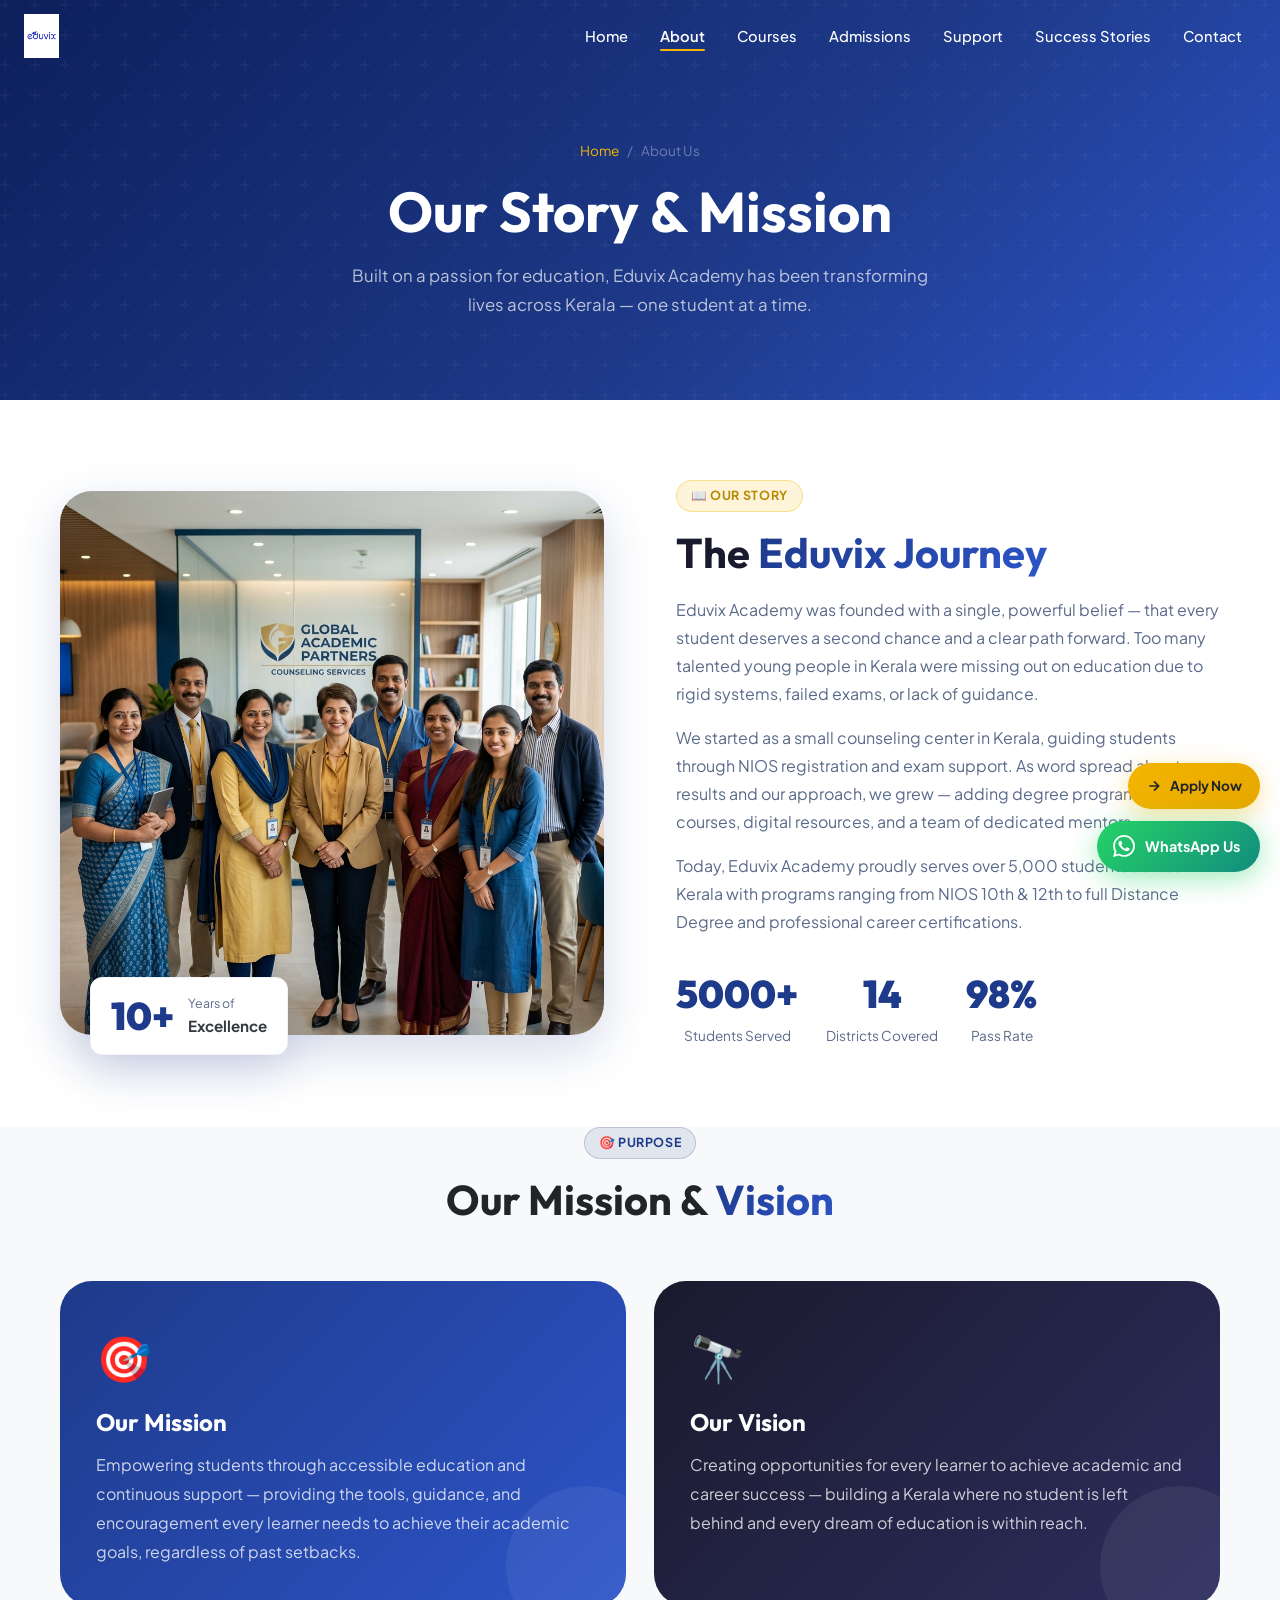
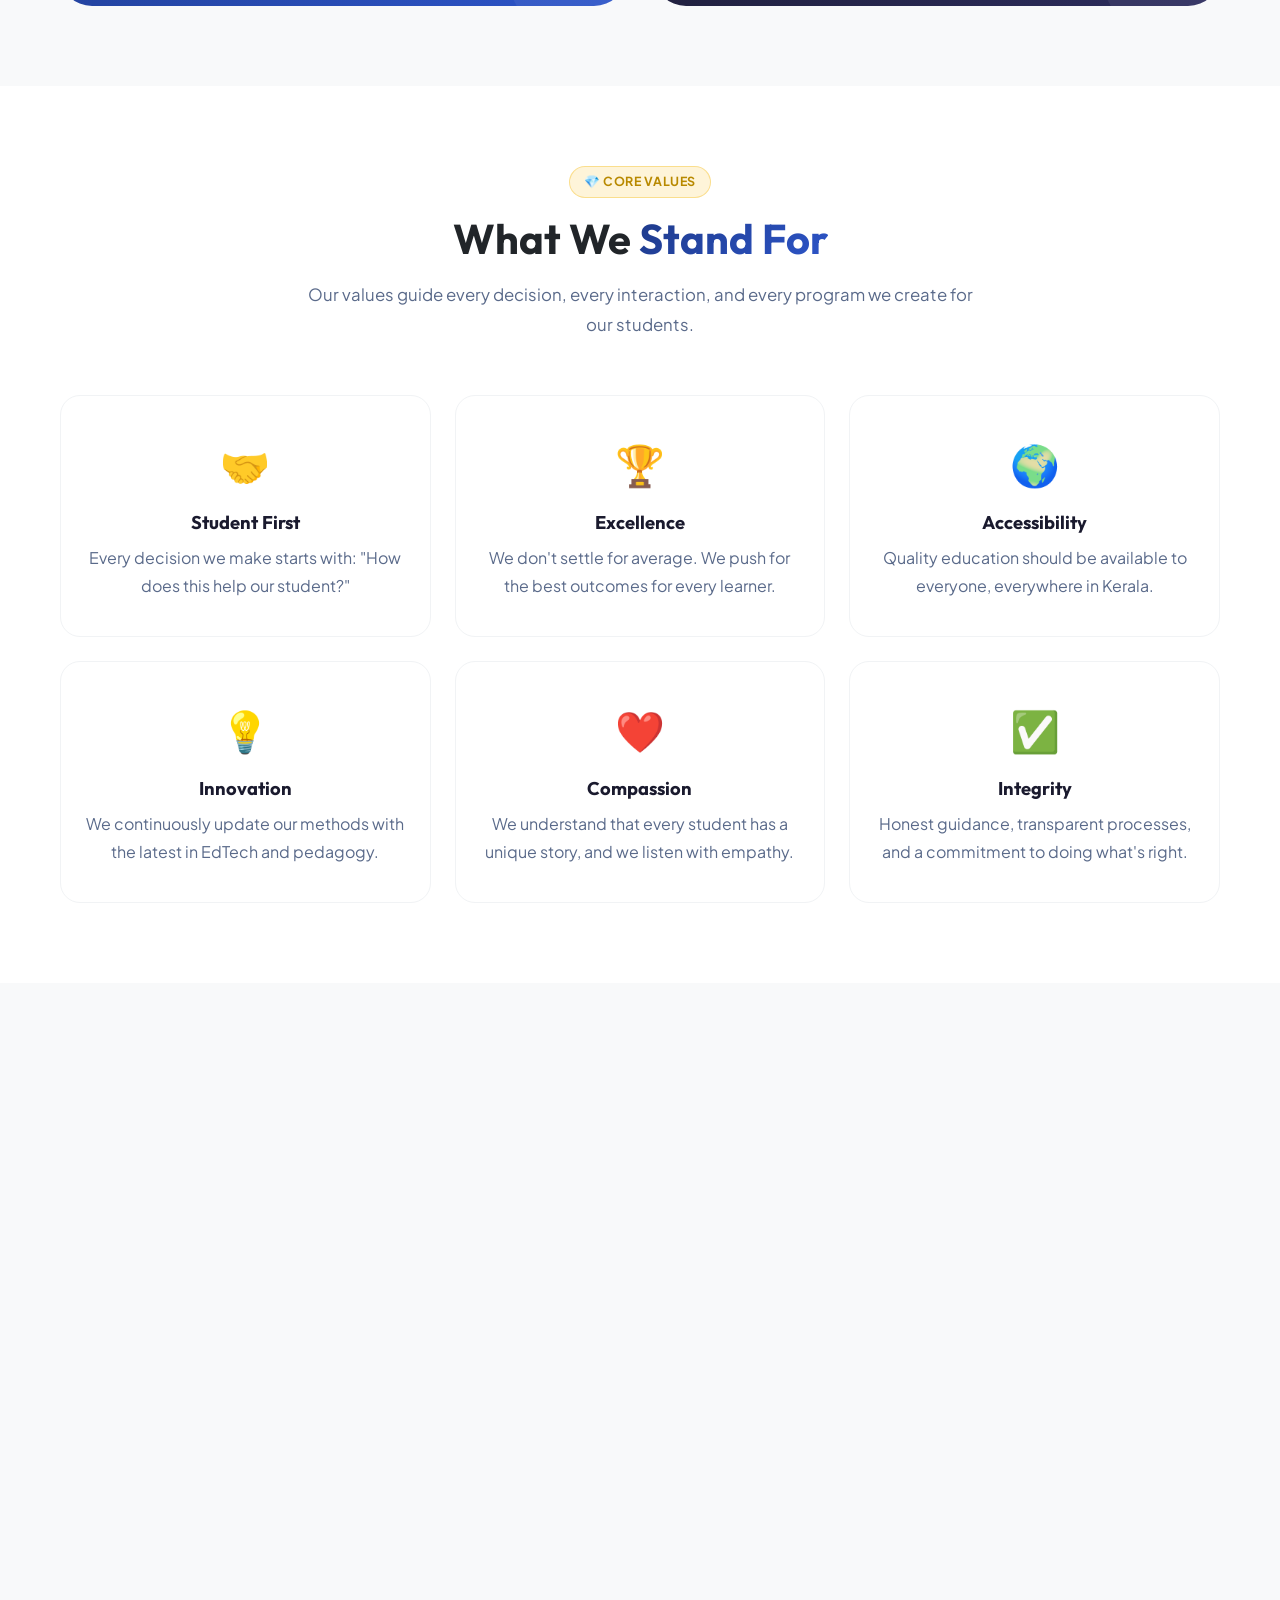
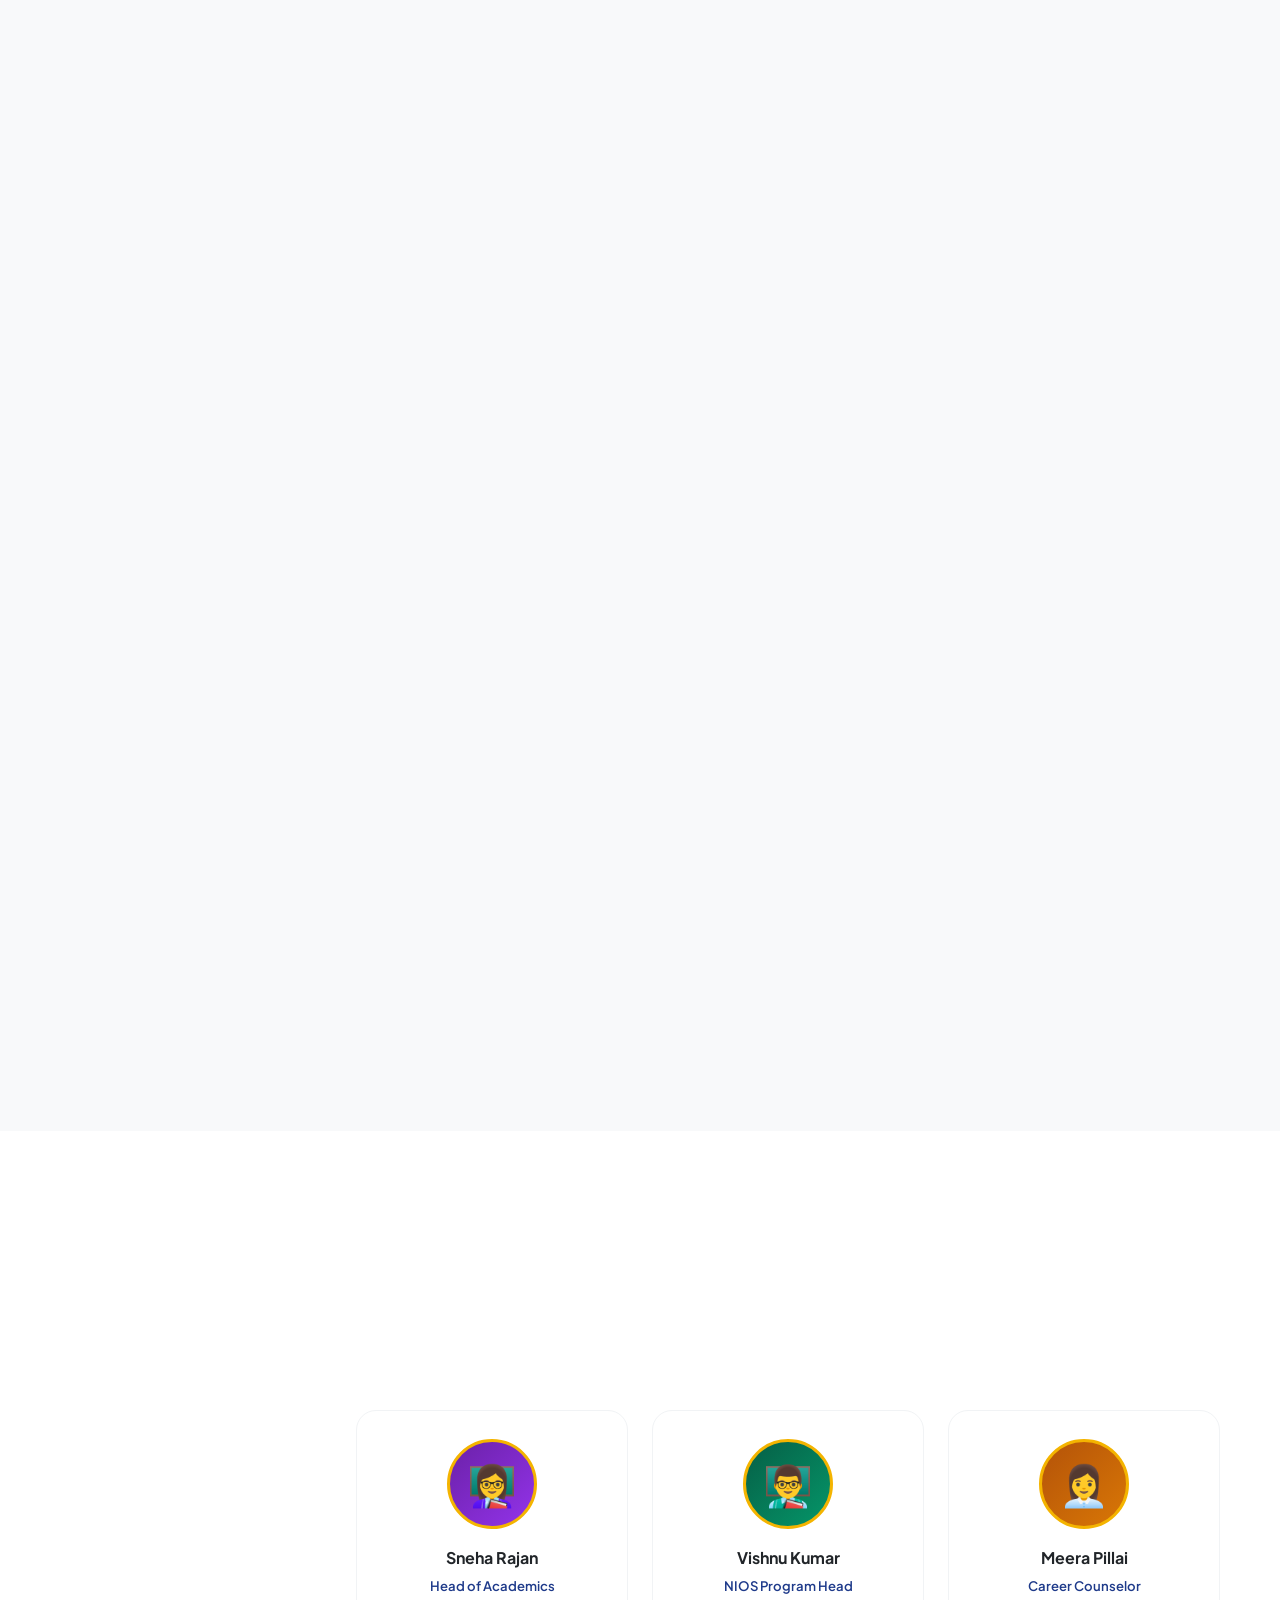
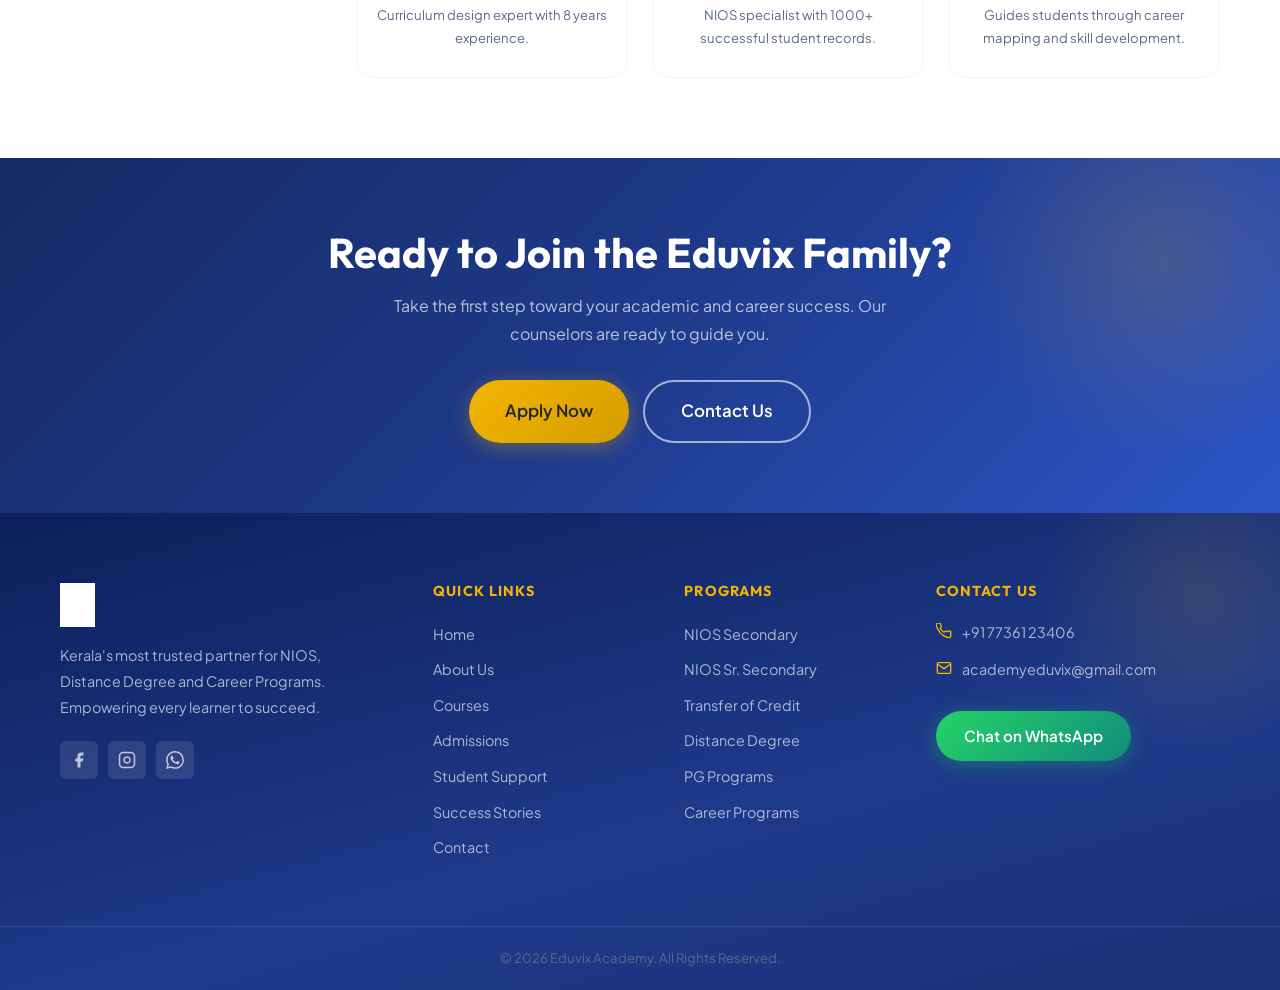
<file: about.html>
<!DOCTYPE html>
<html lang="en">
<head>
  <meta charset="UTF-8" />
  <meta name="viewport" content="width=device-width, initial-scale=1.0" />
  <title>About Us — Eduvix Academy | Our Story, Mission & Vision</title>
  <meta name="description" content="Learn about Eduvix Academy's story, mission, vision and the experienced team that has helped thousands of students achieve their academic and career goals across Kerala." />
  <link rel="icon" type="image/png" href="images/Logo eduvix.jpeg" />
  <link rel="stylesheet" href="css/style.css" />
  <style>
    .mission-vision-grid { display: grid; grid-template-columns: 1fr 1fr; gap: 28px; }
    .mv-card {
      padding: 40px 36px;
      border-radius: var(--radius-xl);
      position: relative;
      overflow: hidden;
    }
    .mv-card--mission { background: linear-gradient(135deg, var(--primary), var(--primary-light)); color: white; }
    .mv-card--vision  { background: linear-gradient(135deg, #1a1a2e, #2d2d5e); color: white; }
    .mv-card h3 { color: white; margin-bottom: 14px; font-size: 1.5rem; }
    .mv-card p  { color: rgba(255,255,255,.78); font-size:1rem; line-height:1.8; }
    .mv-icon { font-size: 2.8rem; margin-bottom: 16px; }
    .mv-card::after {
      content:'';
      position:absolute; bottom:-40px; right:-40px;
      width:160px; height:160px;
      border-radius:50%;
      background:rgba(255,255,255,.06);
    }
    .values-grid { display: grid; grid-template-columns: repeat(3, 1fr); gap: 24px; }
    .value-card {
      text-align: center;
      padding: 36px 24px;
      border-radius: var(--radius-lg);
      border: 1.5px solid var(--gray-100);
      background: var(--white);
      transition: all var(--transition-slow);
    }
    .value-card:hover { transform: translateY(-6px); box-shadow: var(--shadow-md); border-color: rgba(30,58,138,.2); }
    .value-icon { font-size: 2.5rem; margin-bottom: 16px; }
    .value-card h4 { margin-bottom: 10px; }
    .team-grid { display: grid; grid-template-columns: repeat(4, 1fr); gap: 24px; }
    .team-card {
      text-align: center;
      padding: 28px 20px;
      border-radius: var(--radius-lg);
      border: 1.5px solid var(--gray-100);
      background: var(--white);
      transition: all var(--transition-slow);
    }
    .team-card:hover { transform: translateY(-6px); box-shadow: var(--shadow-md); }
    .team-avatar {
      width: 90px; height: 90px;
      border-radius: 50%;
      margin: 0 auto 16px;
      display: flex; align-items: center; justify-content: center;
      font-size: 2.5rem;
      border: 3px solid var(--gold);
    }
    .team-name { font-weight: 700; color: var(--gray-900); margin-bottom: 4px; }
    .team-role { font-size: .82rem; color: var(--primary); font-weight: 600; }
    .timeline { position: relative; max-width: 800px; margin: 0 auto; }
    .timeline::before {
      content: '';
      position: absolute; left: 50%; top: 0; bottom: 0;
      width: 2px;
      background: linear-gradient(180deg, var(--primary), var(--gold));
      transform: translateX(-50%);
    }
    .timeline-item {
      display: flex;
      gap: 40px;
      margin-bottom: 48px;
      position: relative;
    }
    .timeline-item:nth-child(even) { flex-direction: row-reverse; }
    .timeline-content {
      flex: 1;
      background: var(--white);
      border-radius: var(--radius-lg);
      border: 1.5px solid var(--gray-100);
      padding: 24px 28px;
      box-shadow: var(--shadow);
    }
    .timeline-item:nth-child(even) .timeline-content { text-align: right; }
    .timeline-dot {
      width: 48px; height: 48px;
      border-radius: 50%;
      background: var(--primary);
      border: 4px solid var(--white);
      box-shadow: 0 0 0 3px var(--primary);
      display: flex; align-items: center; justify-content: center;
      font-size: 1.2rem;
      flex-shrink: 0;
      align-self: center;
      z-index: 1;
      position: relative;
    }
    .timeline-spacer { flex: 1; }
    .timeline-year { font-size: .78rem; font-weight: 800; color: var(--primary); letter-spacing:.06em; text-transform:uppercase; margin-bottom: 6px; }
    .timeline-content h4 { margin-bottom: 6px; }
    @media (max-width: 768px) {
      .mission-vision-grid { grid-template-columns: 1fr; }
      .values-grid { grid-template-columns: 1fr 1fr; }
      .team-grid { grid-template-columns: 1fr 1fr; }
      .timeline::before { left: 24px; }
      .timeline-item, .timeline-item:nth-child(even) { flex-direction: row; }
      .timeline-item:nth-child(even) .timeline-content { text-align: left; }
      .timeline-spacer { display: none; }
      .timeline-dot { width: 40px; height: 40px; }
    }
    @media (max-width: 480px) {
      .values-grid { grid-template-columns: 1fr; }
      .team-grid { grid-template-columns: 1fr 1fr; }
    }
  </style>
</head>
<body>

  <!-- NAVBAR -->
  <nav class="navbar scrolled" id="navbar">
    <div class="navbar-inner">
      <a href="index.html" class="logo">
        <img src="images/Logo eduvix.jpeg" alt="Eduvix Academy Logo" />
      </a>
      <ul class="nav-links">
        <li><a href="index.html"      class="nav-link">Home</a></li>
        <li><a href="about.html"      class="nav-link active">About</a></li>
        <li><a href="courses.html"    class="nav-link">Courses</a></li>
        <li><a href="admissions.html" class="nav-link">Admissions</a></li>
        <li><a href="support.html"    class="nav-link">Support</a></li>
        <li><a href="success-stories.html" class="nav-link">Success Stories</a></li>
        <li><a href="contact.html"    class="nav-link">Contact</a></li>
      </ul>
      <a href="admissions.html" class="btn btn-gold btn-sm nav-cta">Apply Now</a>
      <button class="hamburger" id="hamburger" aria-label="Toggle menu" aria-expanded="false">
        <span></span><span></span><span></span>
      </button>
    </div>
    <div class="mobile-menu" id="mobileMenu">
      <a href="index.html"      class="nav-link">Home</a>
      <a href="about.html"      class="nav-link">About</a>
      <a href="courses.html"    class="nav-link">Courses</a>
      <a href="admissions.html" class="nav-link">Admissions</a>
      <a href="support.html"    class="nav-link">Support</a>
      <a href="success-stories.html" class="nav-link">Success Stories</a>
      <a href="contact.html"    class="nav-link">Contact</a>
      <a href="admissions.html" class="btn btn-primary">Apply Now</a>
    </div>
  </nav>

  <!-- PAGE HERO -->
  <section class="page-hero">
    <div class="container">
      <div class="breadcrumb"><a href="index.html">Home</a><span>/</span><span>About Us</span></div>
      <h1>Our Story &amp; Mission</h1>
      <p>Built on a passion for education, Eduvix Academy has been transforming lives across Kerala — one student at a time.</p>
    </div>
  </section>

  <!-- STORY -->
  <section class="section">
    <div class="container">
      <div class="why-grid">
        <div class="why-img-block reveal">
          <img src="images/about-team.png" alt="Eduvix Academy team" loading="lazy" style="border-radius:var(--radius-xl);" />
          <div class="why-img-badge">
            <div class="big-num">10+</div>
            <div class="text"><div class="label">Years of</div><div class="val">Excellence</div></div>
          </div>
        </div>
        <div class="reveal" data-delay="120">
          <span class="badge badge-gold">📖 Our Story</span>
          <h2 style="margin:16px 0 18px;">The <span class="gradient-text">Eduvix Journey</span></h2>
          <p style="margin-bottom:16px;">Eduvix Academy was founded with a single, powerful belief — that every student deserves a second chance and a clear path forward. Too many talented young people in Kerala were missing out on education due to rigid systems, failed exams, or lack of guidance.</p>
          <p style="margin-bottom:16px;">We started as a small counseling center in Kerala, guiding students through NIOS registration and exam support. As word spread about our results and our approach, we grew — adding degree programs, career courses, digital resources, and a team of dedicated mentors.</p>
          <p style="margin-bottom:28px;">Today, Eduvix Academy proudly serves over 5,000 students across Kerala with programs ranging from NIOS 10th &amp; 12th to full Distance Degree and professional career certifications.</p>
          <div style="display:flex;gap:28px;flex-wrap:wrap;">
            <div style="text-align:center;">
              <div style="font-family:var(--font-heading);font-size:2.4rem;font-weight:900;color:var(--primary);">5000+</div>
              <div style="font-size:.85rem;color:var(--text-muted);">Students Served</div>
            </div>
            <div style="text-align:center;">
              <div style="font-family:var(--font-heading);font-size:2.4rem;font-weight:900;color:var(--primary);">14</div>
              <div style="font-size:.85rem;color:var(--text-muted);">Districts Covered</div>
            </div>
            <div style="text-align:center;">
              <div style="font-family:var(--font-heading);font-size:2.4rem;font-weight:900;color:var(--primary);">98%</div>
              <div style="font-size:.85rem;color:var(--text-muted);">Pass Rate</div>
            </div>
          </div>
        </div>
      </div>
    </div>
  </section>

  <!-- MISSION VISION -->
  <section class="section" style="background:var(--gray-50);padding-top:0;">
    <div class="container">
      <div class="section-header reveal">
        <span class="badge badge-primary">🎯 Purpose</span>
        <h2>Our Mission &amp; <span class="gradient-text">Vision</span></h2>
      </div>
      <div class="mission-vision-grid">
        <div class="mv-card mv-card--mission reveal">
          <div class="mv-icon">🎯</div>
          <h3>Our Mission</h3>
          <p>Empowering students through accessible education and continuous support — providing the tools, guidance, and encouragement every learner needs to achieve their academic goals, regardless of past setbacks.</p>
        </div>
        <div class="mv-card mv-card--vision reveal" data-delay="120">
          <div class="mv-icon">🔭</div>
          <h3>Our Vision</h3>
          <p>Creating opportunities for every learner to achieve academic and career success — building a Kerala where no student is left behind and every dream of education is within reach.</p>
        </div>
      </div>
    </div>
  </section>

  <!-- VALUES -->
  <section class="section">
    <div class="container">
      <div class="section-header reveal">
        <span class="badge badge-gold">💎 Core Values</span>
        <h2>What We <span class="gradient-text">Stand For</span></h2>
        <p>Our values guide every decision, every interaction, and every program we create for our students.</p>
      </div>
      <div class="values-grid">
        <div class="value-card reveal"><div class="value-icon">🤝</div><h4>Student First</h4><p>Every decision we make starts with: "How does this help our student?"</p></div>
        <div class="value-card reveal" data-delay="80"><div class="value-icon">🏆</div><h4>Excellence</h4><p>We don't settle for average. We push for the best outcomes for every learner.</p></div>
        <div class="value-card reveal" data-delay="160"><div class="value-icon">🌍</div><h4>Accessibility</h4><p>Quality education should be available to everyone, everywhere in Kerala.</p></div>
        <div class="value-card reveal" data-delay="240"><div class="value-icon">💡</div><h4>Innovation</h4><p>We continuously update our methods with the latest in EdTech and pedagogy.</p></div>
        <div class="value-card reveal" data-delay="320"><div class="value-icon">❤️</div><h4>Compassion</h4><p>We understand that every student has a unique story, and we listen with empathy.</p></div>
        <div class="value-card reveal" data-delay="400"><div class="value-icon">✅</div><h4>Integrity</h4><p>Honest guidance, transparent processes, and a commitment to doing what's right.</p></div>
      </div>
    </div>
  </section>

  <!-- TIMELINE -->
  <section class="section" style="background:var(--gray-50);">
    <div class="container">
      <div class="section-header reveal">
        <span class="badge badge-primary">📅 Journey</span>
        <h2>Our <span class="gradient-text">Milestones</span></h2>
        <p>A decade of growth, impact, and student success stories.</p>
      </div>
      <div class="timeline reveal">
        <div class="timeline-item">
          <div class="timeline-content">
            <div class="timeline-year">2014</div>
            <h4>Founded</h4>
            <p>Eduvix Academy started as a small NIOS counseling center in Kerala to help failed students.</p>
          </div>
          <div class="timeline-dot">🌱</div>
          <div class="timeline-spacer"></div>
        </div>
        <div class="timeline-item">
          <div class="timeline-spacer"></div>
          <div class="timeline-dot">📈</div>
          <div class="timeline-content">
            <div class="timeline-year">2017</div>
            <h4>500 Students Milestone</h4>
            <p>Crossed 500 enrolled students and expanded to 5 districts across Kerala.</p>
          </div>
        </div>
        <div class="timeline-item">
          <div class="timeline-content">
            <div class="timeline-year">2019</div>
            <h4>Degree Programs Launch</h4>
            <p>Partnered with leading universities to offer Distance Degree and PG programs.</p>
          </div>
          <div class="timeline-dot">🎓</div>
          <div class="timeline-spacer"></div>
        </div>
        <div class="timeline-item">
          <div class="timeline-spacer"></div>
          <div class="timeline-dot">💻</div>
          <div class="timeline-content">
            <div class="timeline-year">2021</div>
            <h4>Digital Transformation</h4>
            <p>Launched recorded classes, digital study materials, and WhatsApp support during COVID-19.</p>
          </div>
        </div>
        <div class="timeline-item">
          <div class="timeline-content">
            <div class="timeline-year">2023</div>
            <h4>Career Programs</h4>
            <p>Introduced skill development and professional certification courses for career-focused students.</p>
          </div>
          <div class="timeline-dot">🚀</div>
          <div class="timeline-spacer"></div>
        </div>
        <div class="timeline-item">
          <div class="timeline-spacer"></div>
          <div class="timeline-dot">🌟</div>
          <div class="timeline-content">
            <div class="timeline-year">2026</div>
            <h4>5000+ Students Strong</h4>
            <p>Proudly serving over 5000 students across all 14 districts of Kerala with a 98% pass rate.</p>
          </div>
        </div>
      </div>
    </div>
  </section>

  <!-- TEAM -->
  <section class="section">
    <div class="container">
      <div class="section-header reveal">
        <span class="badge badge-gold">👥 Our People</span>
        <h2>Meet the <span class="gradient-text">Team</span></h2>
        <p>Experienced educators and counselors dedicated to your success.</p>
      </div>
      <div class="team-grid">
        <div class="team-card reveal">
          <div class="team-avatar" style="background:linear-gradient(135deg,var(--primary),var(--primary-light));">👨‍💼</div>
          <div class="team-name">Arun Mathew</div>
          <div class="team-role">Founder & Director</div>
          <p style="font-size:.82rem;margin-top:8px;color:var(--text-muted);">10+ years in open education and student counseling.</p>
        </div>
        <div class="team-card reveal" data-delay="80">
          <div class="team-avatar" style="background:linear-gradient(135deg,#6b21a8,#9333ea);">👩‍🏫</div>
          <div class="team-name">Sneha Rajan</div>
          <div class="team-role">Head of Academics</div>
          <p style="font-size:.82rem;margin-top:8px;color:var(--text-muted);">Curriculum design expert with 8 years experience.</p>
        </div>
        <div class="team-card reveal" data-delay="160">
          <div class="team-avatar" style="background:linear-gradient(135deg,#065f46,#059669);">👨‍🏫</div>
          <div class="team-name">Vishnu Kumar</div>
          <div class="team-role">NIOS Program Head</div>
          <p style="font-size:.82rem;margin-top:8px;color:var(--text-muted);">NIOS specialist with 1000+ successful student records.</p>
        </div>
        <div class="team-card reveal" data-delay="240">
          <div class="team-avatar" style="background:linear-gradient(135deg,#b45309,#d97706);">👩‍💼</div>
          <div class="team-name">Meera Pillai</div>
          <div class="team-role">Career Counselor</div>
          <p style="font-size:.82rem;margin-top:8px;color:var(--text-muted);">Guides students through career mapping and skill development.</p>
        </div>
      </div>
    </div>
  </section>

  <!-- CTA -->
  <section class="stats-section">
    <div class="container" style="text-align:center;">
      <h2 style="color:var(--white);margin-bottom:14px;">Ready to Join the Eduvix Family?</h2>
      <p style="color:rgba(255,255,255,.7);max-width:540px;margin:0 auto 32px;">Take the first step toward your academic and career success. Our counselors are ready to guide you.</p>
      <div style="display:flex;gap:14px;justify-content:center;flex-wrap:wrap;">
        <a href="admissions.html" class="btn btn-gold btn-lg">Apply Now</a>
        <a href="contact.html" class="btn btn-outline btn-lg">Contact Us</a>
      </div>
    </div>
  </section>

  <!-- FOOTER -->
  <footer class="footer">
    <div class="container">
      <div class="footer-grid">
        <div class="footer-brand">
          <div class="logo"><img src="images/Logo eduvix.jpeg" alt="Eduvix Academy" style="height:44px;filter:brightness(0) invert(1);" /></div>
          <p style="margin-top:12px;">Kerala's most trusted partner for NIOS, Distance Degree and Career Programs. Empowering every learner to succeed.</p>
          <div class="footer-socials">
            <a href="#" class="social-icon" aria-label="Facebook"><svg width="18" height="18" viewBox="0 0 24 24" fill="currentColor"><path d="M18 2h-3a5 5 0 00-5 5v3H7v4h3v8h4v-8h3l1-4h-4V7a1 1 0 011-1h3z"/></svg></a>
            <a href="#" class="social-icon" aria-label="Instagram"><svg width="18" height="18" viewBox="0 0 24 24" fill="none" stroke="currentColor" stroke-width="2"><rect x="2" y="2" width="20" height="20" rx="5"/><path d="M16 11.37A4 4 0 1112.63 8 4 4 0 0116 11.37z"/><line x1="17.5" y1="6.5" x2="17.51" y2="6.5"/></svg></a>
            <a href="https://wa.me/917736123406" class="social-icon" aria-label="WhatsApp"><svg width="18" height="18" viewBox="0 0 24 24" fill="currentColor"><path d="M17.472 14.382c-.297-.149-1.758-.867-2.03-.967-.273-.099-.471-.148-.67.15-.197.297-.767.966-.94 1.164-.173.199-.347.223-.644.075-.297-.15-1.255-.463-2.39-1.475-.883-.788-1.48-1.761-1.653-2.059-.173-.297-.018-.458.13-.606.134-.133.298-.347.446-.52.149-.174.198-.298.298-.497.099-.198.05-.371-.025-.52-.075-.149-.669-1.612-.916-2.207-.242-.579-.487-.5-.669-.51-.173-.008-.371-.01-.57-.01-.198 0-.52.074-.792.372-.272.297-1.04 1.016-1.04 2.479 0 1.462 1.065 2.875 1.213 3.074.149.198 2.096 3.2 5.077 4.487.709.306 1.262.489 1.694.625.712.227 1.36.195 1.871.118.571-.085 1.758-.719 2.006-1.413.248-.694.248-1.289.173-1.413-.074-.124-.272-.198-.57-.347m-5.421 7.403h-.004a9.87 9.87 0 01-5.031-1.378l-.361-.214-3.741.982.998-3.648-.235-.374a9.86 9.86 0 01-1.51-5.26c.001-5.45 4.436-9.884 9.888-9.884 2.64 0 5.122 1.03 6.988 2.898a9.825 9.825 0 012.893 6.994c-.003 5.45-4.437 9.884-9.885 9.884m8.413-18.297A11.815 11.815 0 0012.05 0C5.495 0 .16 5.335.157 11.892c0 2.096.547 4.142 1.588 5.945L.057 24l6.305-1.654a11.882 11.882 0 005.683 1.448h.005c6.554 0 11.89-5.335 11.893-11.893a11.821 11.821 0 00-3.48-8.413z"/></svg></a>
          </div>
        </div>
        <div class="footer-col"><h4>Quick Links</h4><ul><li><a href="index.html">Home</a></li><li><a href="about.html">About Us</a></li><li><a href="courses.html">Courses</a></li><li><a href="admissions.html">Admissions</a></li><li><a href="support.html">Student Support</a></li><li><a href="success-stories.html">Success Stories</a></li><li><a href="contact.html">Contact</a></li></ul></div>
        <div class="footer-col"><h4>Programs</h4><ul><li><a href="courses.html">NIOS Secondary</a></li><li><a href="courses.html">NIOS Sr. Secondary</a></li><li><a href="courses.html">Transfer of Credit</a></li><li><a href="courses.html">Distance Degree</a></li><li><a href="courses.html">PG Programs</a></li><li><a href="courses.html">Career Programs</a></li></ul></div>
        <div class="footer-col"><h4>Contact Us</h4>
          <div class="footer-contact-item"><svg width="16" height="16" viewBox="0 0 24 24" fill="none" stroke="currentColor" stroke-width="2"><path d="M22 16.92v3a2 2 0 01-2.18 2 19.79 19.79 0 01-8.63-3.07A19.5 19.5 0 013.07 9.81a19.79 19.79 0 01-3.07-8.63A2 2 0 012 .18h3a2 2 0 012 1.72 12.84 12.84 0 00.7 2.81 2 2 0 01-.45 2.11L6.09 7.91a16 16 0 006 6l1.09-1.09a2 2 0 012.11-.45 12.84 12.84 0 002.81.7A2 2 0 0122 14.92z"/></svg><a href="tel:+917736123406" style="color:rgba(255,255,255,.65);">+91 77361 23406</a></div>
          <div class="footer-contact-item"><svg width="16" height="16" viewBox="0 0 24 24" fill="none" stroke="currentColor" stroke-width="2"><path d="M4 4h16c1.1 0 2 .9 2 2v12c0 1.1-.9 2-2 2H4c-1.1 0-2-.9-2-2V6c0-1.1.9-2 2-2z"/><polyline points="22,6 12,13 2,6"/></svg><a href="mailto:academyeduvix@gmail.com" style="color:rgba(255,255,255,.65);">academyeduvix@gmail.com</a></div>
          <a href="https://wa.me/917736123406" class="btn btn-whatsapp" style="margin-top:16px;" target="_blank">Chat on WhatsApp</a>
        </div>
      </div>
    </div>
    <div class="footer-bottom"><div class="container"><p>© 2026 Eduvix Academy. All Rights Reserved.</p></div></div>
  </footer>

  <div class="float-buttons">
    <a href="admissions.html" class="float-apply">
      <svg width="16" height="16" viewBox="0 0 24 24" fill="none" stroke="currentColor" stroke-width="2.5"><path d="M5 12h14M12 5l7 7-7 7"/></svg>Apply Now
    </a>
    <a href="https://wa.me/917736123406?text=Hi%20Eduvix%20Academy!" class="float-wa" target="_blank" rel="noopener">
      <svg viewBox="0 0 24 24" fill="currentColor"><path d="M17.472 14.382c-.297-.149-1.758-.867-2.03-.967-.273-.099-.471-.148-.67.15-.197.297-.767.966-.94 1.164-.173.199-.347.223-.644.075-.297-.15-1.255-.463-2.39-1.475-.883-.788-1.48-1.761-1.653-2.059-.173-.297-.018-.458.13-.606.134-.133.298-.347.446-.52.149-.174.198-.298.298-.497.099-.198.05-.371-.025-.52-.075-.149-.669-1.612-.916-2.207-.242-.579-.487-.5-.669-.51-.173-.008-.371-.01-.57-.01-.198 0-.52.074-.792.372-.272.297-1.04 1.016-1.04 2.479 0 1.462 1.065 2.875 1.213 3.074.149.198 2.096 3.2 5.077 4.487.709.306 1.262.489 1.694.625.712.227 1.36.195 1.871.118.571-.085 1.758-.719 2.006-1.413.248-.694.248-1.289.173-1.413-.074-.124-.272-.198-.57-.347m-5.421 7.403h-.004a9.87 9.87 0 01-5.031-1.378l-.361-.214-3.741.982.998-3.648-.235-.374a9.86 9.86 0 01-1.51-5.26c.001-5.45 4.436-9.884 9.888-9.884 2.64 0 5.122 1.03 6.988 2.898a9.825 9.825 0 012.893 6.994c-.003 5.45-4.437 9.884-9.885 9.884m8.413-18.297A11.815 11.815 0 0012.05 0C5.495 0 .16 5.335.157 11.892c0 2.096.547 4.142 1.588 5.945L.057 24l6.305-1.654a11.882 11.882 0 005.683 1.448h.005c6.554 0 11.89-5.335 11.893-11.893a11.821 11.821 0 00-3.48-8.413z"/></svg>
      <span class="wa-label">WhatsApp Us</span>
    </a>
  </div>
  <button class="scroll-top" id="scrollTop"><svg width="20" height="20" viewBox="0 0 24 24" fill="none" stroke="currentColor" stroke-width="2.5"><path d="M18 15l-6-6-6 6"/></svg></button>
  <script src="js/main.js"></script>
</body>
</html>
</file>
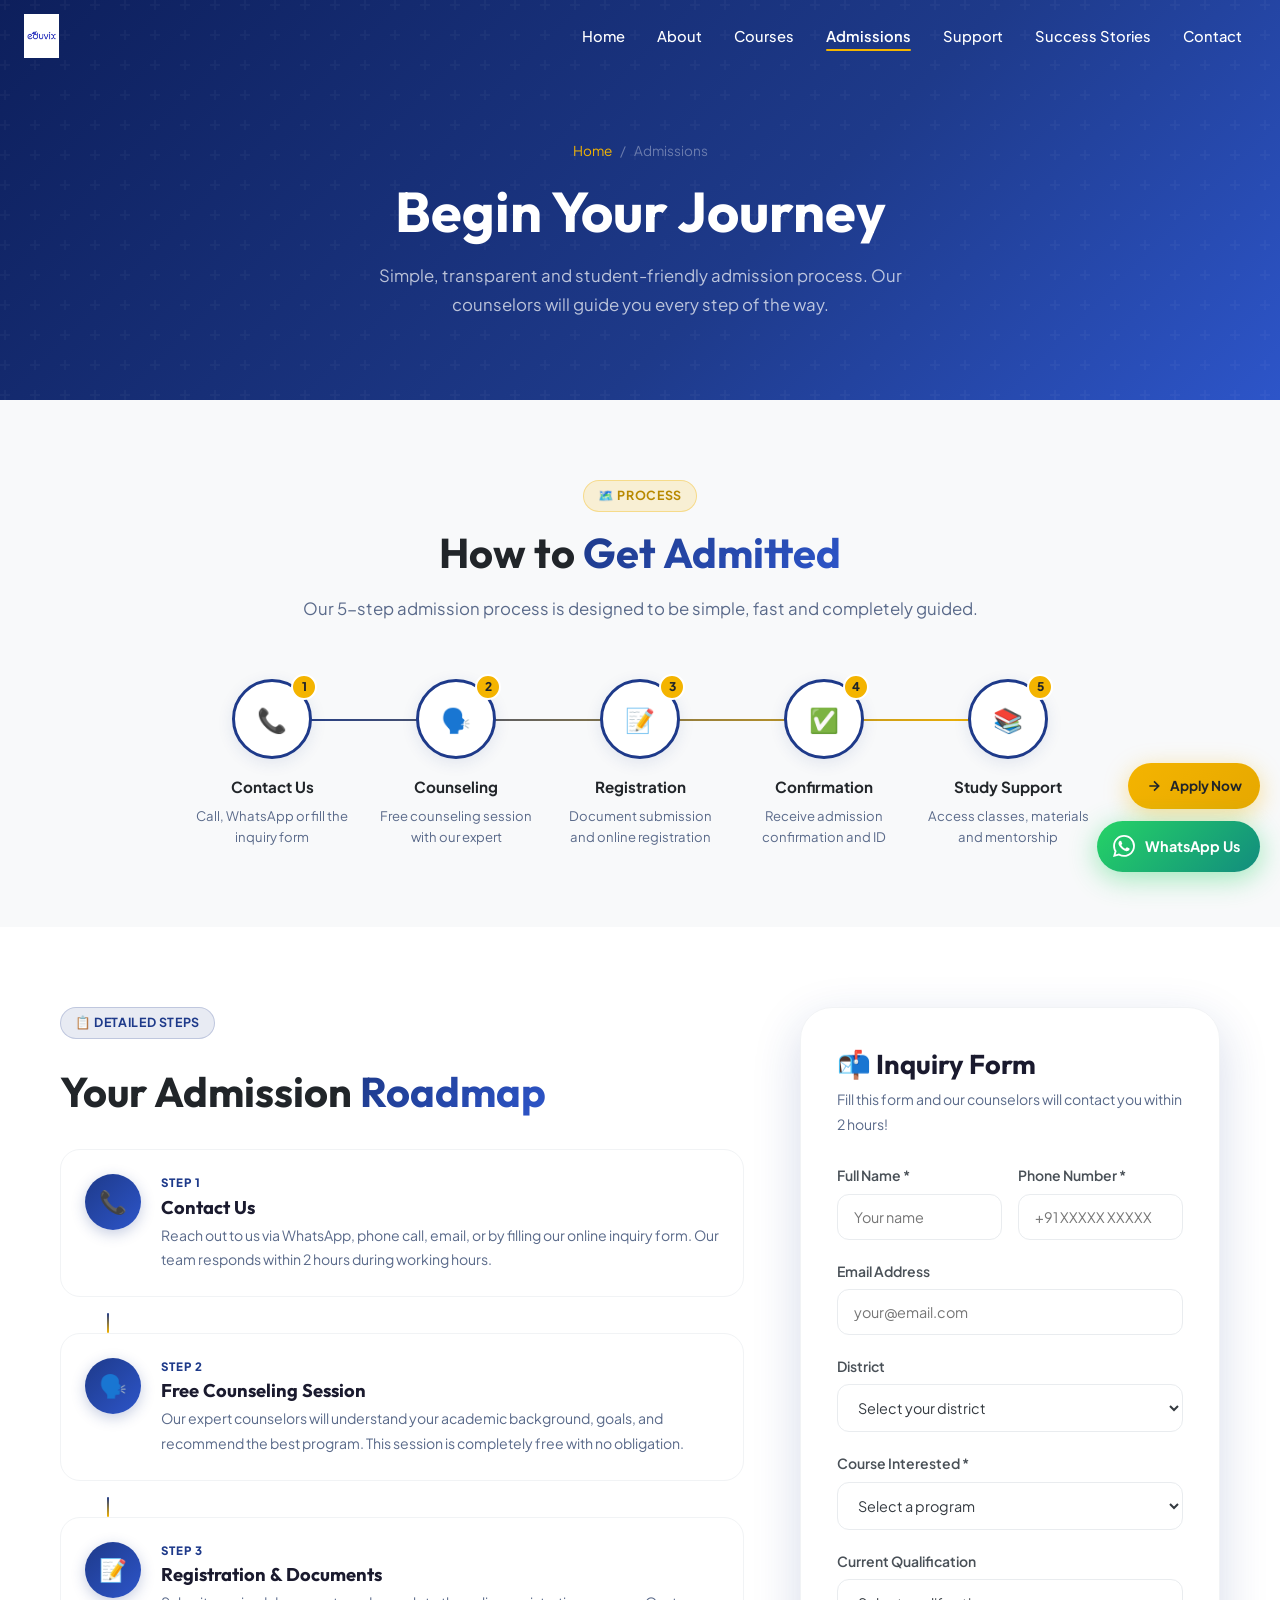
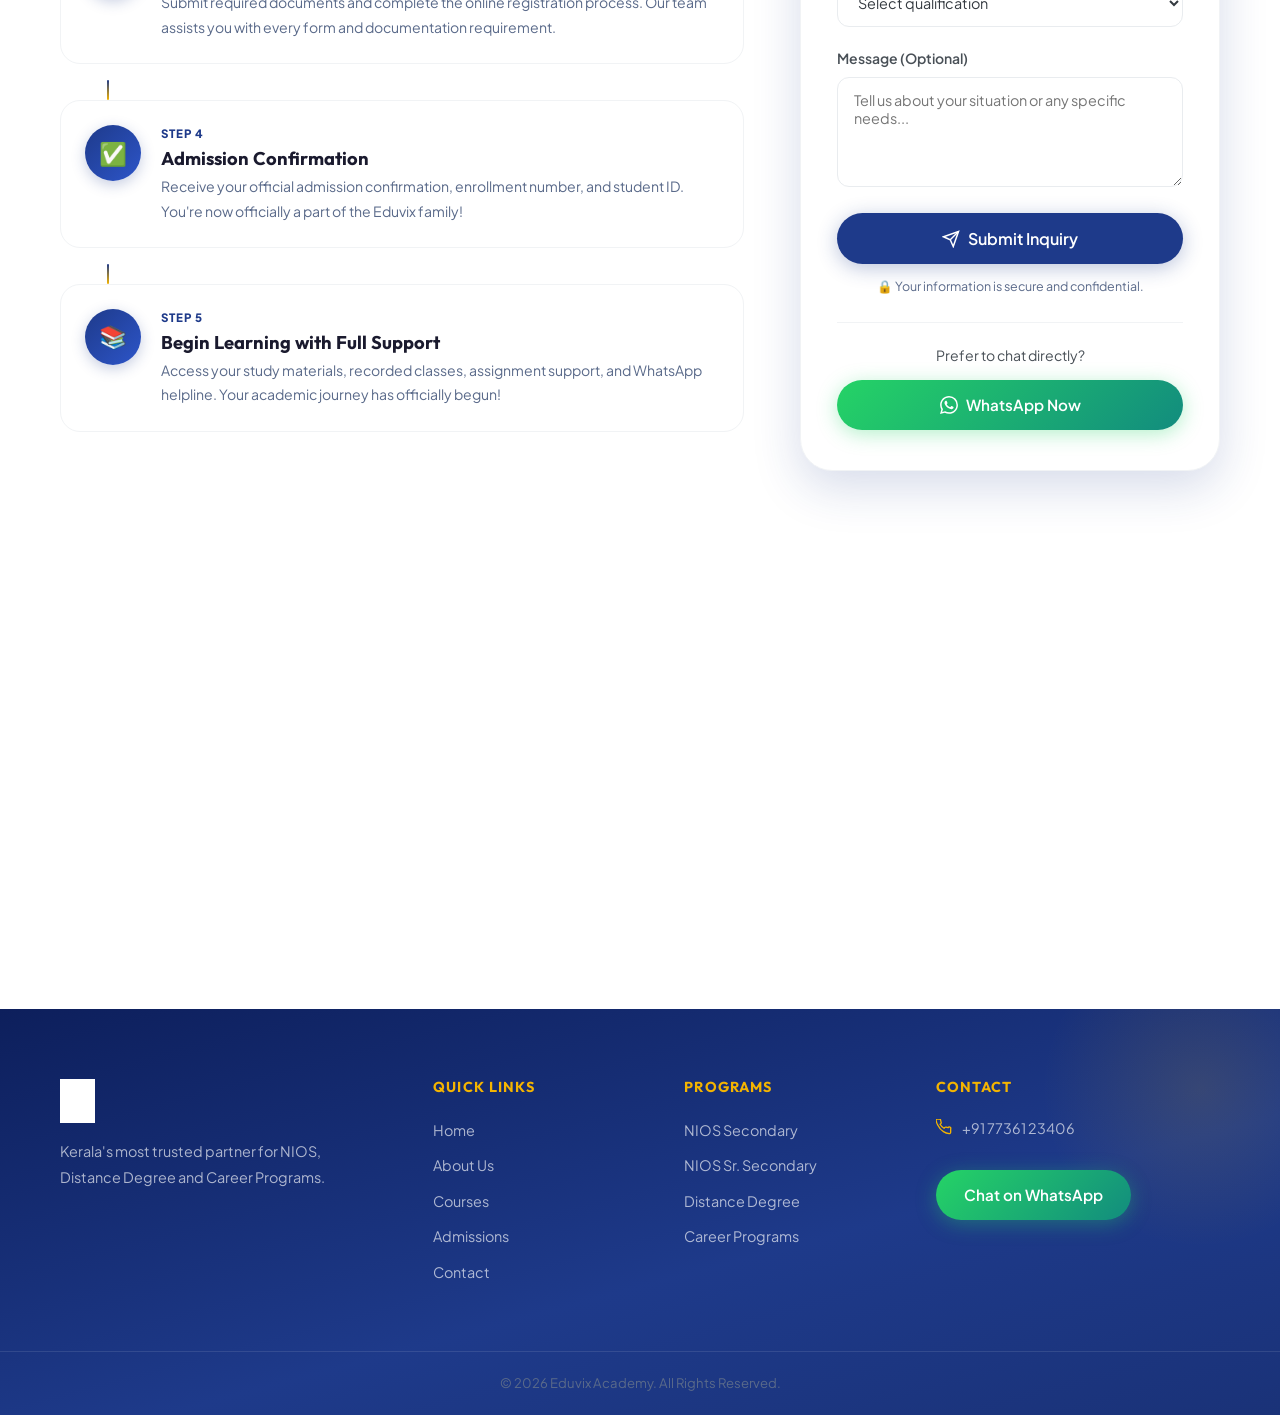
<file: admissions.html>
<!DOCTYPE html>
<html lang="en">
<head>
  <meta charset="UTF-8" />
  <meta name="viewport" content="width=device-width, initial-scale=1.0" />
  <title>Admissions — Eduvix Academy | Apply Now for NIOS & Degree Programs</title>
  <meta name="description" content="Apply to Eduvix Academy today. Simple 5-step admission process for NIOS, Degree, PG, Diploma and Career Programs. Fill the inquiry form and our counselors will contact you." />
  <link rel="icon" type="image/png" href="images/Logo eduvix.jpeg" />
  <link rel="stylesheet" href="css/style.css" />
  <style>
    .admission-layout { display: grid; grid-template-columns: 1fr 420px; gap: 56px; align-items: start; }
    .form-card {
      background: var(--white);
      border-radius: var(--radius-xl);
      border: 1.5px solid var(--gray-100);
      box-shadow: var(--shadow-lg);
      padding: 40px 36px;
      position: sticky;
      top: 100px;
    }
    .form-card h3 { margin-bottom: 6px; }
    .form-card .sub { font-size:.88rem; color:var(--text-muted); margin-bottom:28px; }
    .form-grid-2 { display: grid; grid-template-columns: 1fr 1fr; gap: 16px; }
    .steps-wrap { margin-bottom: 48px; }
    .admission-step {
      display: flex;
      gap: 20px;
      align-items: flex-start;
      padding: 24px;
      border-radius: var(--radius-lg);
      border: 1.5px solid var(--gray-100);
      background: var(--white);
      margin-bottom: 16px;
      transition: all var(--transition);
    }
    .admission-step:hover { border-color: rgba(30,58,138,.2); box-shadow: var(--shadow); transform: translateX(4px); }
    .step-bubble {
      width: 56px; height: 56px; min-width: 56px;
      border-radius: 50%;
      background: linear-gradient(135deg, var(--primary), var(--primary-light));
      display: flex; align-items: center; justify-content: center;
      font-size: 1.4rem;
      box-shadow: 0 4px 14px rgba(30,58,138,.25);
    }
    .step-num-label {
      font-size: .72rem;
      font-weight: 800;
      letter-spacing: .08em;
      color: var(--primary);
      text-transform: uppercase;
      margin-bottom: 4px;
    }
    .admission-step h4 { margin-bottom: 4px; }
    .admission-step p { font-size: .88rem; }
    .connector {
      width: 2px; height: 20px;
      background: linear-gradient(180deg, var(--primary), var(--gold));
      margin: 0 0 0 47px;
      border-radius: var(--radius-full);
    }
    .docs-grid { display: grid; grid-template-columns: 1fr 1fr; gap: 12px; margin-top: 24px; }
    .doc-item {
      display: flex; align-items: center; gap: 10px;
      padding: 12px 14px;
      border-radius: var(--radius);
      border: 1.5px solid var(--gray-100);
      font-size: .88rem;
      color: var(--gray-700);
      background: var(--gray-50);
    }
    .doc-item::before { content:'📄'; font-size:1rem; }
    @media(max-width:1024px) { .admission-layout { grid-template-columns: 1fr; } .form-card { position: static; } }
    @media(max-width:480px) { .form-grid-2 { grid-template-columns: 1fr; } .docs-grid { grid-template-columns: 1fr; } }
  </style>
</head>
<body>

  <nav class="navbar scrolled" id="navbar">
    <div class="navbar-inner">
      <a href="index.html" class="logo"><img src="images/Logo eduvix.jpeg" alt="Eduvix Academy Logo" /></a>
      <ul class="nav-links">
        <li><a href="index.html"      class="nav-link">Home</a></li>
        <li><a href="about.html"      class="nav-link">About</a></li>
        <li><a href="courses.html"    class="nav-link">Courses</a></li>
        <li><a href="admissions.html" class="nav-link active">Admissions</a></li>
        <li><a href="support.html"    class="nav-link">Support</a></li>
        <li><a href="success-stories.html" class="nav-link">Success Stories</a></li>
        <li><a href="contact.html"    class="nav-link">Contact</a></li>
      </ul>
      <a href="admissions.html" class="btn btn-gold btn-sm nav-cta">Apply Now</a>
      <button class="hamburger" id="hamburger" aria-label="Toggle menu" aria-expanded="false"><span></span><span></span><span></span></button>
    </div>
    <div class="mobile-menu" id="mobileMenu">
      <a href="index.html" class="nav-link">Home</a><a href="about.html" class="nav-link">About</a>
      <a href="courses.html" class="nav-link">Courses</a><a href="admissions.html" class="nav-link">Admissions</a>
      <a href="support.html" class="nav-link">Support</a><a href="success-stories.html" class="nav-link">Success Stories</a>
      <a href="contact.html" class="nav-link">Contact</a>
      <a href="admissions.html" class="btn btn-primary">Apply Now</a>
    </div>
  </nav>

  <section class="page-hero">
    <div class="container">
      <div class="breadcrumb"><a href="index.html">Home</a><span>/</span><span>Admissions</span></div>
      <h1>Begin Your Journey</h1>
      <p>Simple, transparent and student-friendly admission process. Our counselors will guide you every step of the way.</p>
    </div>
  </section>

  <!-- STEPS OVERVIEW -->
  <section class="section" style="background:var(--gray-50);">
    <div class="container">
      <div class="section-header reveal">
        <span class="badge badge-gold">🗺️ Process</span>
        <h2>How to <span class="gradient-text">Get Admitted</span></h2>
        <p>Our 5-step admission process is designed to be simple, fast and completely guided.</p>
      </div>
      <div class="steps-grid" style="max-width:900px;margin:0 auto;">
        <div class="step-card reveal"><div class="step-circle" style="position:relative;"><span class="step-emoji">📞</span><span class="step-num">1</span></div><div class="step-title">Contact Us</div><div class="step-desc">Call, WhatsApp or fill the inquiry form</div></div>
        <div class="step-card reveal" data-delay="80"><div class="step-circle" style="position:relative;"><span class="step-emoji">🗣️</span><span class="step-num">2</span></div><div class="step-title">Counseling</div><div class="step-desc">Free counseling session with our expert</div></div>
        <div class="step-card reveal" data-delay="160"><div class="step-circle" style="position:relative;"><span class="step-emoji">📝</span><span class="step-num">3</span></div><div class="step-title">Registration</div><div class="step-desc">Document submission and online registration</div></div>
        <div class="step-card reveal" data-delay="240"><div class="step-circle" style="position:relative;"><span class="step-emoji">✅</span><span class="step-num">4</span></div><div class="step-title">Confirmation</div><div class="step-desc">Receive admission confirmation and ID</div></div>
        <div class="step-card reveal" data-delay="320"><div class="step-circle" style="position:relative;"><span class="step-emoji">📚</span><span class="step-num">5</span></div><div class="step-title">Study Support</div><div class="step-desc">Access classes, materials and mentorship</div></div>
      </div>
    </div>
  </section>

  <!-- MAIN CONTENT -->
  <section class="section">
    <div class="container">
      <div class="admission-layout">
        <!-- LEFT: Step detail + Docs -->
        <div>
          <div class="section-header reveal" style="text-align:left;max-width:none;margin-bottom:32px;">
            <span class="badge badge-primary">📋 Detailed Steps</span>
            <h2 style="margin-top:12px;">Your Admission <span class="gradient-text">Roadmap</span></h2>
          </div>
          <div class="steps-wrap">
            <div class="admission-step reveal">
              <div class="step-bubble">📞</div>
              <div>
                <div class="step-num-label">Step 1</div>
                <h4>Contact Us</h4>
                <p>Reach out to us via WhatsApp, phone call, email, or by filling our online inquiry form. Our team responds within 2 hours during working hours.</p>
              </div>
            </div>
            <div class="connector"></div>
            <div class="admission-step reveal" data-delay="80">
              <div class="step-bubble">🗣️</div>
              <div>
                <div class="step-num-label">Step 2</div>
                <h4>Free Counseling Session</h4>
                <p>Our expert counselors will understand your academic background, goals, and recommend the best program. This session is completely free with no obligation.</p>
              </div>
            </div>
            <div class="connector"></div>
            <div class="admission-step reveal" data-delay="160">
              <div class="step-bubble">📝</div>
              <div>
                <div class="step-num-label">Step 3</div>
                <h4>Registration &amp; Documents</h4>
                <p>Submit required documents and complete the online registration process. Our team assists you with every form and documentation requirement.</p>
              </div>
            </div>
            <div class="connector"></div>
            <div class="admission-step reveal" data-delay="240">
              <div class="step-bubble">✅</div>
              <div>
                <div class="step-num-label">Step 4</div>
                <h4>Admission Confirmation</h4>
                <p>Receive your official admission confirmation, enrollment number, and student ID. You're now officially a part of the Eduvix family!</p>
              </div>
            </div>
            <div class="connector"></div>
            <div class="admission-step reveal" data-delay="320">
              <div class="step-bubble">📚</div>
              <div>
                <div class="step-num-label">Step 5</div>
                <h4>Begin Learning with Full Support</h4>
                <p>Access your study materials, recorded classes, assignment support, and WhatsApp helpline. Your academic journey has officially begun!</p>
              </div>
            </div>
          </div>

          <!-- DOCUMENTS REQUIRED -->
          <div class="reveal">
            <h3 style="margin-bottom:18px;">📄 Documents Required</h3>
            <p style="margin-bottom:16px;">Keep these documents ready to make your admission process smooth and quick.</p>
            <div class="docs-grid">
              <div class="doc-item">Aadhaar Card</div>
              <div class="doc-item">Previous Marksheets</div>
              <div class="doc-item">Passport Size Photos</div>
              <div class="doc-item">Transfer Certificate (TC)</div>
              <div class="doc-item">Caste Certificate (if applicable)</div>
              <div class="doc-item">Conduct Certificate</div>
              <div class="doc-item">ID Proof (PAN / Voter ID)</div>
              <div class="doc-item">Address Proof</div>
            </div>
            <div style="background:rgba(244,180,0,.1);border:1.5px solid rgba(244,180,0,.3);border-radius:var(--radius);padding:16px 18px;margin-top:20px;">
              <p style="font-size:.9rem;color:var(--gray-800);"><strong>💡 Note:</strong> Don't worry if you're missing some documents. Our counselors will guide you on how to obtain them or if any alternative documents are acceptable for your specific program.</p>
            </div>
          </div>
        </div>

        <!-- RIGHT: FORM -->
        <div class="form-card reveal" data-delay="100">
          <h3>📬 Inquiry Form</h3>
          <p class="sub">Fill this form and our counselors will contact you within 2 hours!</p>
          <form id="admissionForm" novalidate>
            <div class="form-grid-2">
              <div class="form-group">
                <label class="form-label" for="adm-name">Full Name *</label>
                <input type="text" id="adm-name" name="name" class="form-input" placeholder="Your name" required />
              </div>
              <div class="form-group">
                <label class="form-label" for="adm-phone">Phone Number *</label>
                <input type="tel" id="adm-phone" name="phone" class="form-input" placeholder="+91 XXXXX XXXXX" required />
              </div>
            </div>
            <div class="form-group">
              <label class="form-label" for="adm-email">Email Address</label>
              <input type="email" id="adm-email" name="email" class="form-input" placeholder="your@email.com" />
            </div>
            <div class="form-group">
              <label class="form-label" for="adm-district">District</label>
              <select id="adm-district" name="district" class="form-select">
                <option value="">Select your district</option>
                <option>Thiruvananthapuram</option><option>Kollam</option><option>Pathanamthitta</option>
                <option>Alappuzha</option><option>Kottayam</option><option>Idukki</option>
                <option>Ernakulam</option><option>Thrissur</option><option>Palakkad</option>
                <option>Malappuram</option><option>Kozhikode</option><option>Wayanad</option>
                <option>Kannur</option><option>Kasaragod</option>
              </select>
            </div>
            <div class="form-group">
              <label class="form-label" for="adm-course">Course Interested *</label>
              <select id="adm-course" name="course" class="form-select" required>
                <option value="">Select a program</option>
                <optgroup label="NIOS Programs">
                  <option>NIOS Secondary (10th)</option>
                  <option>NIOS Senior Secondary (12th)</option>
                  <option>Transfer of Credit (TOC)</option>
                  <option>Failed Student Support</option>
                </optgroup>
                <optgroup label="Higher Education">
                  <option>Distance Degree (BA/BCom/BSc/BBA)</option>
                  <option>PG Program (MA/MCom/MBA)</option>
                  <option>Diploma Program</option>
                </optgroup>
                <optgroup label="Career Programs">
                  <option>Skill Development</option>
                  <option>Computer Courses</option>
                  <option>Professional Certification</option>
                </optgroup>
              </select>
            </div>
            <div class="form-group">
              <label class="form-label" for="adm-qualification">Current Qualification</label>
              <select id="adm-qualification" name="qualification" class="form-select">
                <option value="">Select qualification</option>
                <option>Below 10th</option><option>10th Pass</option><option>10th Failed</option>
                <option>12th Pass</option><option>12th Failed</option>
                <option>Degree Holder</option><option>PG Holder</option>
              </select>
            </div>
            <div class="form-group">
              <label class="form-label" for="adm-msg">Message (Optional)</label>
              <textarea id="adm-msg" name="message" class="form-textarea" placeholder="Tell us about your situation or any specific needs..." rows="3"></textarea>
            </div>
            <button type="submit" class="btn btn-primary" style="width:100%;justify-content:center;font-size:1rem;padding:15px;">
              <svg width="18" height="18" viewBox="0 0 24 24" fill="none" stroke="currentColor" stroke-width="2"><line x1="22" y1="2" x2="11" y2="13"/><polygon points="22 2 15 22 11 13 2 9 22 2"/></svg>
              Submit Inquiry
            </button>
            <p style="text-align:center;font-size:.78rem;color:var(--text-muted);margin-top:12px;">🔒 Your information is secure and confidential.</p>
          </form>
          <div style="margin-top:24px;padding-top:20px;border-top:1px solid var(--gray-100);text-align:center;">
            <p style="font-size:.88rem;margin-bottom:12px;color:var(--gray-700);">Prefer to chat directly?</p>
            <a href="https://wa.me/917736123406?text=Hi%20Eduvix%20Academy%2C%20I%20want%20to%20apply%20for%20admission." class="btn btn-whatsapp" style="width:100%;justify-content:center;" target="_blank">
              <svg width="18" height="18" viewBox="0 0 24 24" fill="currentColor"><path d="M17.472 14.382c-.297-.149-1.758-.867-2.03-.967-.273-.099-.471-.148-.67.15-.197.297-.767.966-.94 1.164-.173.199-.347.223-.644.075-.297-.15-1.255-.463-2.39-1.475-.883-.788-1.48-1.761-1.653-2.059-.173-.297-.018-.458.13-.606.134-.133.298-.347.446-.52.149-.174.198-.298.298-.497.099-.198.05-.371-.025-.52-.075-.149-.669-1.612-.916-2.207-.242-.579-.487-.5-.669-.51-.173-.008-.371-.01-.57-.01-.198 0-.52.074-.792.372-.272.297-1.04 1.016-1.04 2.479 0 1.462 1.065 2.875 1.213 3.074.149.198 2.096 3.2 5.077 4.487.709.306 1.262.489 1.694.625.712.227 1.36.195 1.871.118.571-.085 1.758-.719 2.006-1.413.248-.694.248-1.289.173-1.413-.074-.124-.272-.198-.57-.347m-5.421 7.403h-.004a9.87 9.87 0 01-5.031-1.378l-.361-.214-3.741.982.998-3.648-.235-.374a9.86 9.86 0 01-1.51-5.26c.001-5.45 4.436-9.884 9.888-9.884 2.64 0 5.122 1.03 6.988 2.898a9.825 9.825 0 012.893 6.994c-.003 5.45-4.437 9.884-9.885 9.884m8.413-18.297A11.815 11.815 0 0012.05 0C5.495 0 .16 5.335.157 11.892c0 2.096.547 4.142 1.588 5.945L.057 24l6.305-1.654a11.882 11.882 0 005.683 1.448h.005c6.554 0 11.89-5.335 11.893-11.893a11.821 11.821 0 00-3.48-8.413z"/></svg>
              WhatsApp Now
            </a>
          </div>
        </div>
      </div>
    </div>
  </section>

  <footer class="footer"><div class="container"><div class="footer-grid">
    <div class="footer-brand"><div class="logo"><img src="images/Logo eduvix.jpeg" alt="Eduvix Academy" style="height:44px;filter:brightness(0) invert(1);" /></div><p style="margin-top:12px;">Kerala's most trusted partner for NIOS, Distance Degree and Career Programs.</p></div>
    <div class="footer-col"><h4>Quick Links</h4><ul><li><a href="index.html">Home</a></li><li><a href="about.html">About Us</a></li><li><a href="courses.html">Courses</a></li><li><a href="admissions.html">Admissions</a></li><li><a href="contact.html">Contact</a></li></ul></div>
    <div class="footer-col"><h4>Programs</h4><ul><li><a href="courses.html">NIOS Secondary</a></li><li><a href="courses.html">NIOS Sr. Secondary</a></li><li><a href="courses.html">Distance Degree</a></li><li><a href="courses.html">Career Programs</a></li></ul></div>
    <div class="footer-col"><h4>Contact</h4><div class="footer-contact-item"><svg width="16" height="16" viewBox="0 0 24 24" fill="none" stroke="currentColor" stroke-width="2"><path d="M22 16.92v3a2 2 0 01-2.18 2 19.79 19.79 0 01-8.63-3.07A19.5 19.5 0 013.07 9.81a19.79 19.79 0 01-3.07-8.63A2 2 0 012 .18h3a2 2 0 012 1.72 12.84 12.84 0 00.7 2.81 2 2 0 01-.45 2.11L6.09 7.91a16 16 0 006 6l1.09-1.09a2 2 0 012.11-.45 12.84 12.84 0 002.81.7A2 2 0 0122 14.92z"/></svg><a href="tel:+917736123406" style="color:rgba(255,255,255,.65);">+91 77361 23406</a></div><a href="https://wa.me/917736123406" class="btn btn-whatsapp" style="margin-top:16px;" target="_blank">Chat on WhatsApp</a></div>
  </div></div><div class="footer-bottom"><div class="container"><p>© 2026 Eduvix Academy. All Rights Reserved.</p></div></div></footer>

  <div class="float-buttons">
    <a href="admissions.html" class="float-apply"><svg width="16" height="16" viewBox="0 0 24 24" fill="none" stroke="currentColor" stroke-width="2.5"><path d="M5 12h14M12 5l7 7-7 7"/></svg>Apply Now</a>
    <a href="https://wa.me/917736123406?text=Hi%20Eduvix%20Academy!" class="float-wa" target="_blank">
      <svg viewBox="0 0 24 24" fill="currentColor"><path d="M17.472 14.382c-.297-.149-1.758-.867-2.03-.967-.273-.099-.471-.148-.67.15-.197.297-.767.966-.94 1.164-.173.199-.347.223-.644.075-.297-.15-1.255-.463-2.39-1.475-.883-.788-1.48-1.761-1.653-2.059-.173-.297-.018-.458.13-.606.134-.133.298-.347.446-.52.149-.174.198-.298.298-.497.099-.198.05-.371-.025-.52-.075-.149-.669-1.612-.916-2.207-.242-.579-.487-.5-.669-.51-.173-.008-.371-.01-.57-.01-.198 0-.52.074-.792.372-.272.297-1.04 1.016-1.04 2.479 0 1.462 1.065 2.875 1.213 3.074.149.198 2.096 3.2 5.077 4.487.709.306 1.262.489 1.694.625.712.227 1.36.195 1.871.118.571-.085 1.758-.719 2.006-1.413.248-.694.248-1.289.173-1.413-.074-.124-.272-.198-.57-.347m-5.421 7.403h-.004a9.87 9.87 0 01-5.031-1.378l-.361-.214-3.741.982.998-3.648-.235-.374a9.86 9.86 0 01-1.51-5.26c.001-5.45 4.436-9.884 9.888-9.884 2.64 0 5.122 1.03 6.988 2.898a9.825 9.825 0 012.893 6.994c-.003 5.45-4.437 9.884-9.885 9.884m8.413-18.297A11.815 11.815 0 0012.05 0C5.495 0 .16 5.335.157 11.892c0 2.096.547 4.142 1.588 5.945L.057 24l6.305-1.654a11.882 11.882 0 005.683 1.448h.005c6.554 0 11.89-5.335 11.893-11.893a11.821 11.821 0 00-3.48-8.413z"/></svg>
      <span class="wa-label">WhatsApp Us</span>
    </a>
  </div>
  <button class="scroll-top" id="scrollTop"><svg width="20" height="20" viewBox="0 0 24 24" fill="none" stroke="currentColor" stroke-width="2.5"><path d="M18 15l-6-6-6 6"/></svg></button>
  <script src="js/main.js"></script>
</body>
</html>
</file>
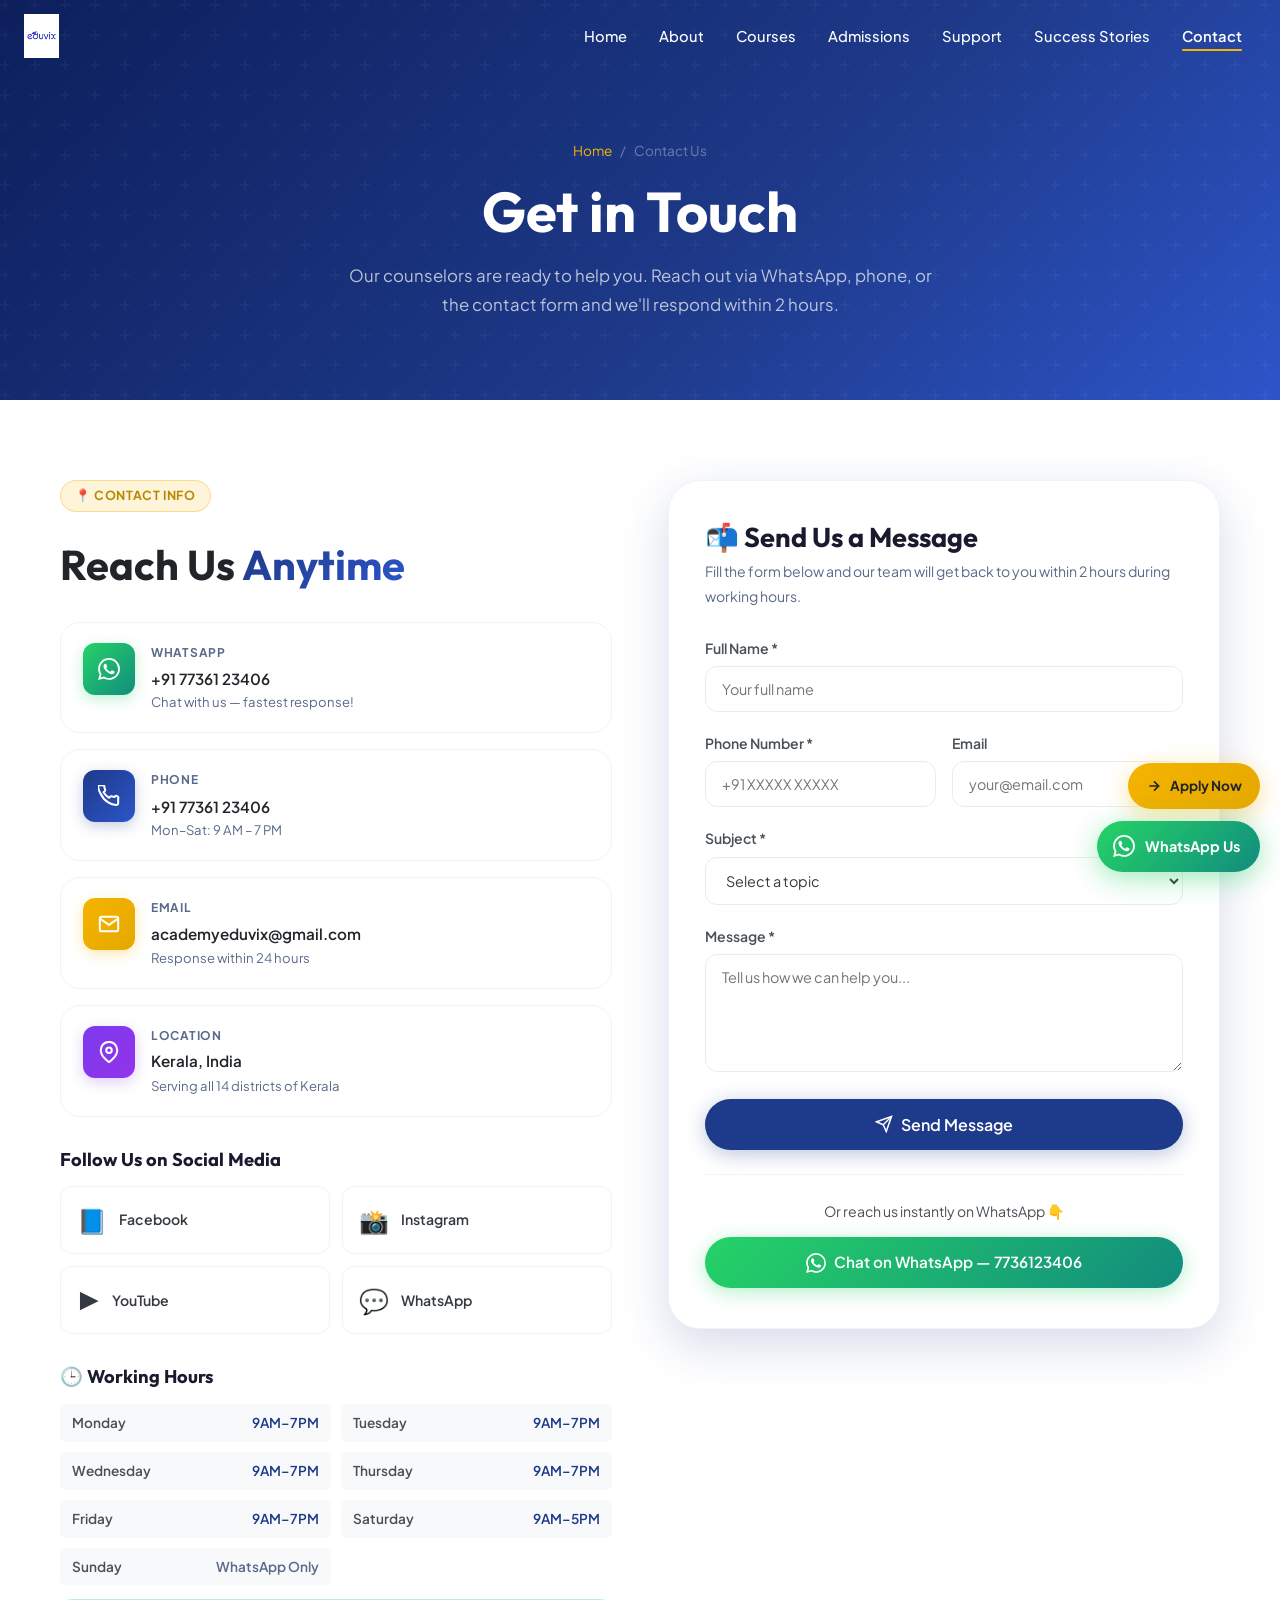
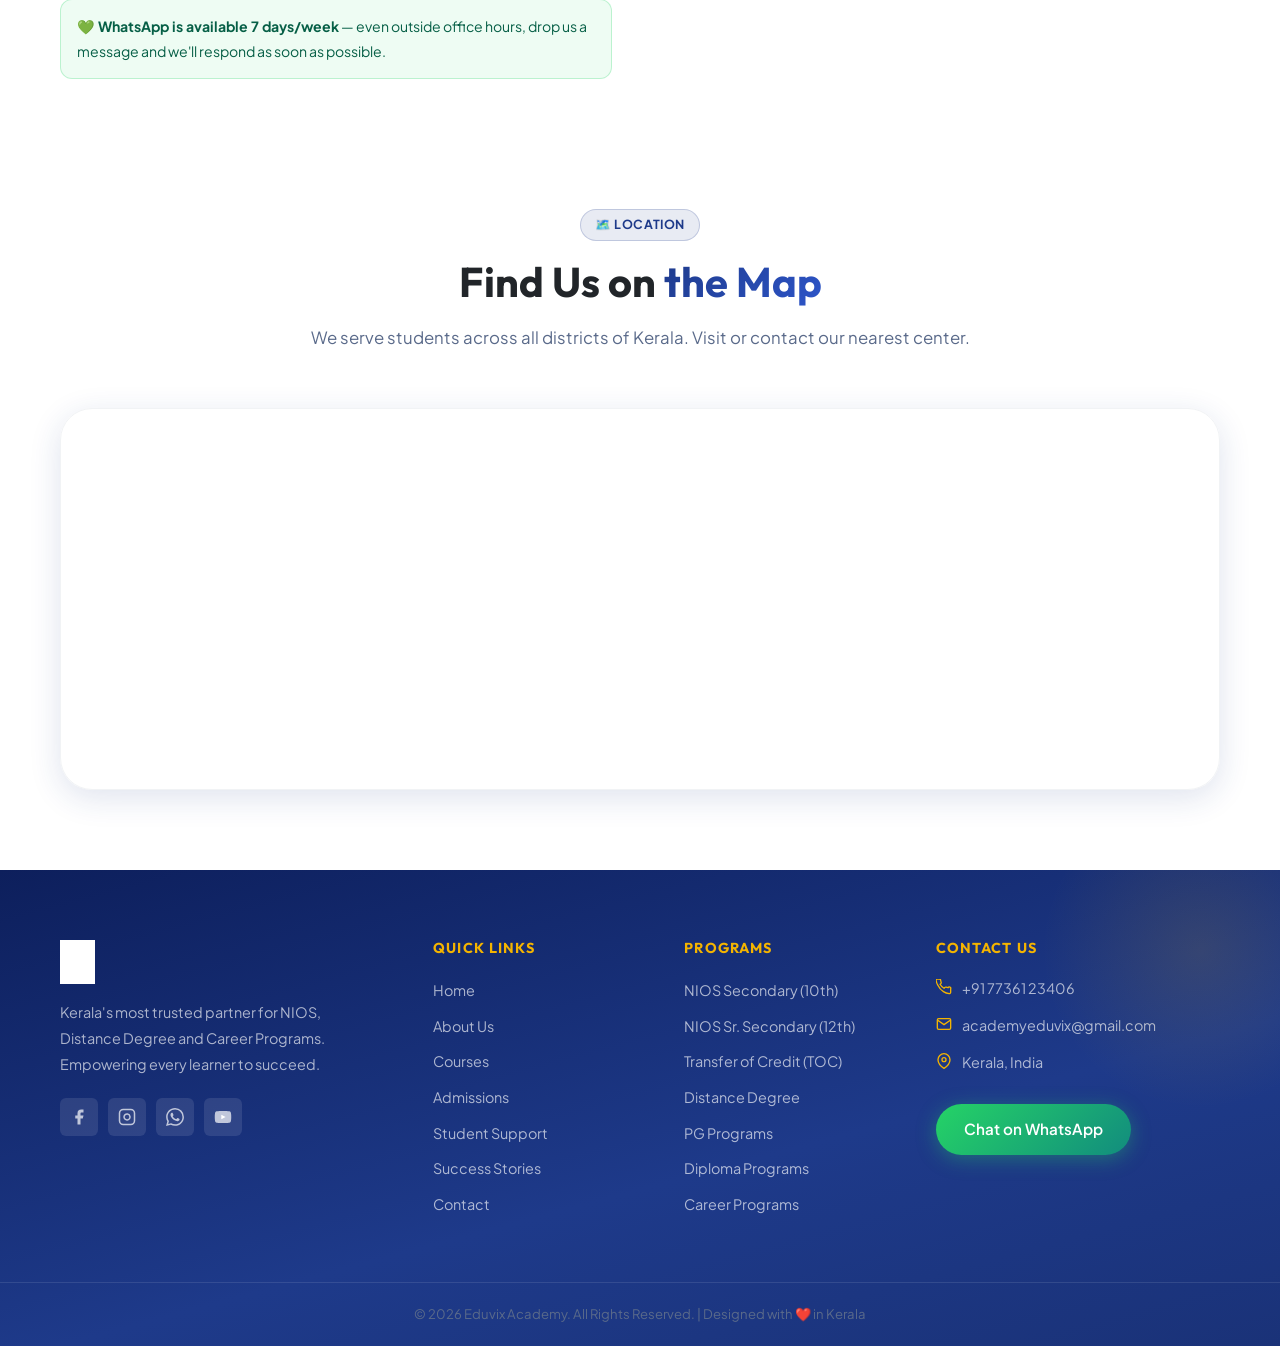
<file: contact.html>
<!DOCTYPE html>
<html lang="en">
<head>
  <meta charset="UTF-8" />
  <meta name="viewport" content="width=device-width, initial-scale=1.0" />
  <title>Contact Us — Eduvix Academy | WhatsApp, Phone & Inquiry Form</title>
  <meta name="description" content="Contact Eduvix Academy for admissions, course information and counseling. WhatsApp: 7736123406. We're available 7 days a week to help you start your educational journey." />
  <link rel="icon" type="image/png" href="images/Logo eduvix.jpeg" />
  <link rel="stylesheet" href="css/style.css" />
  <style>
    .contact-layout { display: grid; grid-template-columns: 1fr 1fr; gap: 56px; align-items: start; }
    .contact-info-cards { display: flex; flex-direction: column; gap: 16px; margin-bottom: 32px; }
    .contact-info-card {
      display: flex;
      align-items: flex-start;
      gap: 16px;
      padding: 20px 22px;
      border-radius: var(--radius-lg);
      border: 1.5px solid var(--gray-100);
      background: var(--white);
      transition: all var(--transition);
    }
    .contact-info-card:hover { border-color: rgba(30,58,138,.25); box-shadow: var(--shadow); transform: translateX(4px); }
    .contact-icon {
      width: 52px; height: 52px; min-width: 52px;
      border-radius: var(--radius);
      display: flex; align-items: center; justify-content: center;
      font-size: 1.3rem;
    }
    .contact-icon-blue { background: linear-gradient(135deg, var(--primary), var(--primary-light)); box-shadow: 0 4px 14px rgba(30,58,138,.25); }
    .contact-icon-green { background: linear-gradient(135deg, #25D366, #128C7E); box-shadow: 0 4px 14px rgba(37,211,102,.3); }
    .contact-icon-gold { background: linear-gradient(135deg, var(--gold), #e6a800); box-shadow: 0 4px 14px rgba(244,180,0,.3); }
    .contact-icon-purple { background: linear-gradient(135deg, #7c3aed, #9333ea); box-shadow: 0 4px 14px rgba(124,58,237,.25); }
    .contact-info-card-label { font-size: .75rem; font-weight: 700; color: var(--text-muted); text-transform: uppercase; letter-spacing: .06em; margin-bottom: 4px; }
    .contact-info-card-value { font-size: .95rem; font-weight: 600; color: var(--gray-900); margin-bottom: 2px; }
    .contact-info-card-sub { font-size: .82rem; color: var(--text-muted); }
    .form-card-contact {
      background: var(--white);
      border-radius: var(--radius-xl);
      border: 1.5px solid var(--gray-100);
      box-shadow: var(--shadow-lg);
      padding: 40px 36px;
    }
    .social-links-grid { display: grid; grid-template-columns: repeat(2, 1fr); gap: 12px; }
    .social-link-card {
      display: flex; align-items: center; gap: 12px;
      padding: 14px 16px;
      border-radius: var(--radius);
      border: 1.5px solid var(--gray-100);
      transition: all var(--transition);
      font-size: .88rem;
      font-weight: 600;
      color: var(--gray-800);
    }
    .social-link-card:hover { border-color: rgba(30,58,138,.25); box-shadow: var(--shadow); transform: translateY(-2px); }
    .social-link-card .icon { font-size: 1.5rem; }
    .hours-grid { display: grid; grid-template-columns: 1fr 1fr; gap: 10px; margin-top: 16px; }
    .hour-item { display: flex; justify-content: space-between; padding: 8px 12px; background: var(--gray-50); border-radius: var(--radius-sm); font-size: .85rem; }
    .hour-item .day { color: var(--gray-700); font-weight: 600; }
    .hour-item .time { color: var(--primary); font-weight: 600; }
    @media(max-width:1024px) { .contact-layout { grid-template-columns: 1fr; } }
    @media(max-width:480px) { .social-links-grid { grid-template-columns: 1fr; } .hours-grid { grid-template-columns: 1fr; } }
  </style>
</head>
<body>

  <nav class="navbar scrolled" id="navbar">
    <div class="navbar-inner">
      <a href="index.html" class="logo"><img src="images/Logo eduvix.jpeg" alt="Eduvix Academy Logo" /></a>
      <ul class="nav-links">
        <li><a href="index.html"      class="nav-link">Home</a></li>
        <li><a href="about.html"      class="nav-link">About</a></li>
        <li><a href="courses.html"    class="nav-link">Courses</a></li>
        <li><a href="admissions.html" class="nav-link">Admissions</a></li>
        <li><a href="support.html"    class="nav-link">Support</a></li>
        <li><a href="success-stories.html" class="nav-link">Success Stories</a></li>
        <li><a href="contact.html"    class="nav-link active">Contact</a></li>
      </ul>
      <a href="admissions.html" class="btn btn-gold btn-sm nav-cta">Apply Now</a>
      <button class="hamburger" id="hamburger" aria-label="Toggle menu" aria-expanded="false"><span></span><span></span><span></span></button>
    </div>
    <div class="mobile-menu" id="mobileMenu">
      <a href="index.html" class="nav-link">Home</a><a href="about.html" class="nav-link">About</a>
      <a href="courses.html" class="nav-link">Courses</a><a href="admissions.html" class="nav-link">Admissions</a>
      <a href="support.html" class="nav-link">Support</a><a href="success-stories.html" class="nav-link">Success Stories</a>
      <a href="contact.html" class="nav-link">Contact</a>
      <a href="admissions.html" class="btn btn-primary">Apply Now</a>
    </div>
  </nav>

  <section class="page-hero">
    <div class="container">
      <div class="breadcrumb"><a href="index.html">Home</a><span>/</span><span>Contact Us</span></div>
      <h1>Get in Touch</h1>
      <p>Our counselors are ready to help you. Reach out via WhatsApp, phone, or the contact form and we'll respond within 2 hours.</p>
    </div>
  </section>

  <section class="section">
    <div class="container">
      <div class="contact-layout">

        <!-- LEFT -->
        <div>
          <div class="section-header reveal" style="text-align:left;max-width:none;margin-bottom:32px;">
            <span class="badge badge-gold">📍 Contact Info</span>
            <h2 style="margin-top:12px;">Reach Us <span class="gradient-text">Anytime</span></h2>
          </div>
          <div class="contact-info-cards reveal">
            <div class="contact-info-card">
              <div class="contact-icon contact-icon-green">
                <svg width="22" height="22" viewBox="0 0 24 24" fill="white"><path d="M17.472 14.382c-.297-.149-1.758-.867-2.03-.967-.273-.099-.471-.148-.67.15-.197.297-.767.966-.94 1.164-.173.199-.347.223-.644.075-.297-.15-1.255-.463-2.39-1.475-.883-.788-1.48-1.761-1.653-2.059-.173-.297-.018-.458.13-.606.134-.133.298-.347.446-.52.149-.174.198-.298.298-.497.099-.198.05-.371-.025-.52-.075-.149-.669-1.612-.916-2.207-.242-.579-.487-.5-.669-.51-.173-.008-.371-.01-.57-.01-.198 0-.52.074-.792.372-.272.297-1.04 1.016-1.04 2.479 0 1.462 1.065 2.875 1.213 3.074.149.198 2.096 3.2 5.077 4.487.709.306 1.262.489 1.694.625.712.227 1.36.195 1.871.118.571-.085 1.758-.719 2.006-1.413.248-.694.248-1.289.173-1.413-.074-.124-.272-.198-.57-.347m-5.421 7.403h-.004a9.87 9.87 0 01-5.031-1.378l-.361-.214-3.741.982.998-3.648-.235-.374a9.86 9.86 0 01-1.51-5.26c.001-5.45 4.436-9.884 9.888-9.884 2.64 0 5.122 1.03 6.988 2.898a9.825 9.825 0 012.893 6.994c-.003 5.45-4.437 9.884-9.885 9.884m8.413-18.297A11.815 11.815 0 0012.05 0C5.495 0 .16 5.335.157 11.892c0 2.096.547 4.142 1.588 5.945L.057 24l6.305-1.654a11.882 11.882 0 005.683 1.448h.005c6.554 0 11.89-5.335 11.893-11.893a11.821 11.821 0 00-3.48-8.413z"/></svg>
              </div>
              <div>
                <div class="contact-info-card-label">WhatsApp</div>
                <a href="https://wa.me/917736123406?text=Hi%20Eduvix%20Academy!" class="contact-info-card-value" style="color:var(--gray-900);">+91 77361 23406</a>
                <div class="contact-info-card-sub">Chat with us — fastest response!</div>
              </div>
            </div>

            <div class="contact-info-card">
              <div class="contact-icon contact-icon-blue">
                <svg width="22" height="22" viewBox="0 0 24 24" fill="none" stroke="white" stroke-width="2.2"><path d="M22 16.92v3a2 2 0 01-2.18 2 19.79 19.79 0 01-8.63-3.07A19.5 19.5 0 013.07 9.81a19.79 19.79 0 01-3.07-8.63A2 2 0 012 .18h3a2 2 0 012 1.72 12.84 12.84 0 00.7 2.81 2 2 0 01-.45 2.11L6.09 7.91a16 16 0 006 6l1.09-1.09a2 2 0 012.11-.45 12.84 12.84 0 002.81.7A2 2 0 0122 14.92z"/></svg>
              </div>
              <div>
                <div class="contact-info-card-label">Phone</div>
                <a href="tel:+917736123406" class="contact-info-card-value" style="color:var(--gray-900);">+91 77361 23406</a>
                <div class="contact-info-card-sub">Mon–Sat: 9 AM – 7 PM</div>
              </div>
            </div>

            <div class="contact-info-card">
              <div class="contact-icon contact-icon-gold">
                <svg width="22" height="22" viewBox="0 0 24 24" fill="none" stroke="white" stroke-width="2.2"><path d="M4 4h16c1.1 0 2 .9 2 2v12c0 1.1-.9 2-2 2H4c-1.1 0-2-.9-2-2V6c0-1.1.9-2 2-2z"/><polyline points="22,6 12,13 2,6"/></svg>
              </div>
              <div>
                <div class="contact-info-card-label">Email</div>
                <a href="mailto:academyeduvix@gmail.com" class="contact-info-card-value" style="color:var(--gray-900);">academyeduvix@gmail.com</a>
                <div class="contact-info-card-sub">Response within 24 hours</div>
              </div>
            </div>

            <div class="contact-info-card">
              <div class="contact-icon contact-icon-purple">
                <svg width="22" height="22" viewBox="0 0 24 24" fill="none" stroke="white" stroke-width="2.2"><path d="M21 10c0 7-9 13-9 13s-9-6-9-13a9 9 0 0118 0z"/><circle cx="12" cy="10" r="3"/></svg>
              </div>
              <div>
                <div class="contact-info-card-label">Location</div>
                <div class="contact-info-card-value">Kerala, India</div>
                <div class="contact-info-card-sub">Serving all 14 districts of Kerala</div>
              </div>
            </div>
          </div>

          <!-- SOCIAL LINKS -->
          <div class="reveal" data-delay="100">
            <h4 style="margin-bottom:14px;">Follow Us on Social Media</h4>
            <div class="social-links-grid">
              <a href="#" class="social-link-card"><span class="icon">📘</span>Facebook</a>
              <a href="#" class="social-link-card"><span class="icon">📸</span>Instagram</a>
              <a href="#" class="social-link-card"><span class="icon">▶️</span>YouTube</a>
              <a href="https://wa.me/917736123406" class="social-link-card" target="_blank"><span class="icon">💬</span>WhatsApp</a>
            </div>
          </div>

          <!-- HOURS -->
          <div class="reveal" data-delay="200" style="margin-top:32px;">
            <h4 style="margin-bottom:10px;">🕒 Working Hours</h4>
            <div class="hours-grid">
              <div class="hour-item"><span class="day">Monday</span><span class="time">9AM–7PM</span></div>
              <div class="hour-item"><span class="day">Tuesday</span><span class="time">9AM–7PM</span></div>
              <div class="hour-item"><span class="day">Wednesday</span><span class="time">9AM–7PM</span></div>
              <div class="hour-item"><span class="day">Thursday</span><span class="time">9AM–7PM</span></div>
              <div class="hour-item"><span class="day">Friday</span><span class="time">9AM–7PM</span></div>
              <div class="hour-item"><span class="day">Saturday</span><span class="time">9AM–5PM</span></div>
              <div class="hour-item"><span class="day">Sunday</span><span class="time" style="color:var(--text-muted);">WhatsApp Only</span></div>
            </div>
            <div style="background:rgba(37,211,102,.08);border:1.5px solid rgba(37,211,102,.25);border-radius:var(--radius);padding:14px 16px;margin-top:14px;">
              <p style="font-size:.88rem;color:#065f46;"><strong>💚 WhatsApp is available 7 days/week</strong> — even outside office hours, drop us a message and we'll respond as soon as possible.</p>
            </div>
          </div>
        </div>

        <!-- RIGHT: FORM -->
        <div class="form-card-contact reveal" data-delay="80">
          <h3 style="margin-bottom:6px;">📬 Send Us a Message</h3>
          <p style="font-size:.88rem;color:var(--text-muted);margin-bottom:28px;">Fill the form below and our team will get back to you within 2 hours during working hours.</p>
          <form id="contactForm" novalidate>
            <div class="form-group">
              <label class="form-label" for="ct-name">Full Name *</label>
              <input type="text" id="ct-name" name="name" class="form-input" placeholder="Your full name" required />
            </div>
            <div style="display:grid;grid-template-columns:1fr 1fr;gap:16px;">
              <div class="form-group">
                <label class="form-label" for="ct-phone">Phone Number *</label>
                <input type="tel" id="ct-phone" name="phone" class="form-input" placeholder="+91 XXXXX XXXXX" required />
              </div>
              <div class="form-group">
                <label class="form-label" for="ct-email">Email</label>
                <input type="email" id="ct-email" name="email" class="form-input" placeholder="your@email.com" />
              </div>
            </div>
            <div class="form-group">
              <label class="form-label" for="ct-subject">Subject *</label>
              <select id="ct-subject" name="subject" class="form-select" required>
                <option value="">Select a topic</option>
                <option>Course Inquiry</option>
                <option>Admission Process</option>
                <option>Fee Information</option>
                <option>NIOS Registration</option>
                <option>Document Guidance</option>
                <option>Technical Support</option>
                <option>General Inquiry</option>
              </select>
            </div>
            <div class="form-group">
              <label class="form-label" for="ct-message">Message *</label>
              <textarea id="ct-message" name="message" class="form-textarea" placeholder="Tell us how we can help you..." rows="5" required></textarea>
            </div>
            <button type="submit" class="btn btn-primary" style="width:100%;justify-content:center;font-size:1rem;padding:15px;">
              <svg width="18" height="18" viewBox="0 0 24 24" fill="none" stroke="currentColor" stroke-width="2"><line x1="22" y1="2" x2="11" y2="13"/><polygon points="22 2 15 22 11 13 2 9 22 2"/></svg>
              Send Message
            </button>
          </form>

          <div style="margin-top:24px;padding-top:24px;border-top:1px solid var(--gray-100);">
            <p style="font-size:.88rem;color:var(--gray-700);margin-bottom:14px;text-align:center;">Or reach us instantly on WhatsApp 👇</p>
            <a href="https://wa.me/917736123406?text=Hi%20Eduvix%20Academy%2C%20I%20have%20a%20question." class="btn btn-whatsapp" style="width:100%;justify-content:center;" target="_blank">
              <svg width="20" height="20" viewBox="0 0 24 24" fill="currentColor"><path d="M17.472 14.382c-.297-.149-1.758-.867-2.03-.967-.273-.099-.471-.148-.67.15-.197.297-.767.966-.94 1.164-.173.199-.347.223-.644.075-.297-.15-1.255-.463-2.39-1.475-.883-.788-1.48-1.761-1.653-2.059-.173-.297-.018-.458.13-.606.134-.133.298-.347.446-.52.149-.174.198-.298.298-.497.099-.198.05-.371-.025-.52-.075-.149-.669-1.612-.916-2.207-.242-.579-.487-.5-.669-.51-.173-.008-.371-.01-.57-.01-.198 0-.52.074-.792.372-.272.297-1.04 1.016-1.04 2.479 0 1.462 1.065 2.875 1.213 3.074.149.198 2.096 3.2 5.077 4.487.709.306 1.262.489 1.694.625.712.227 1.36.195 1.871.118.571-.085 1.758-.719 2.006-1.413.248-.694.248-1.289.173-1.413-.074-.124-.272-.198-.57-.347m-5.421 7.403h-.004a9.87 9.87 0 01-5.031-1.378l-.361-.214-3.741.982.998-3.648-.235-.374a9.86 9.86 0 01-1.51-5.26c.001-5.45 4.436-9.884 9.888-9.884 2.64 0 5.122 1.03 6.988 2.898a9.825 9.825 0 012.893 6.994c-.003 5.45-4.437 9.884-9.885 9.884m8.413-18.297A11.815 11.815 0 0012.05 0C5.495 0 .16 5.335.157 11.892c0 2.096.547 4.142 1.588 5.945L.057 24l6.305-1.654a11.882 11.882 0 005.683 1.448h.005c6.554 0 11.89-5.335 11.893-11.893a11.821 11.821 0 00-3.48-8.413z"/></svg>
              Chat on WhatsApp — 7736123406
            </a>
          </div>
        </div>
      </div>
    </div>
  </section>

  <!-- MAP -->
  <section class="section--sm" style="padding-bottom:80px;">
    <div class="container">
      <div class="section-header reveal">
        <span class="badge badge-primary">🗺️ Location</span>
        <h2>Find Us on <span class="gradient-text">the Map</span></h2>
        <p>We serve students across all districts of Kerala. Visit or contact our nearest center.</p>
      </div>
      <div class="map-wrapper reveal">
        <iframe
          src="https://www.google.com/maps/embed?pb=!1m18!1m12!1m3!1d3944.8!2d76.9366!3d8.5241!2m3!1f0!2f0!3f0!3m2!1i1024!2i768!4f13.1!3m3!1m2!1s0x3b05bbb705f75845%3A0x8ef8e00f1c9bed63!2sThiruvananthapuram%2C%20Kerala!5e0!3m2!1sen!2sin!4v1700000000000"
          allowfullscreen=""
          loading="lazy"
          referrerpolicy="no-referrer-when-downgrade"
          title="Eduvix Academy Location Map — Kerala, India">
        </iframe>
      </div>
    </div>
  </section>

  <footer class="footer"><div class="container"><div class="footer-grid">
    <div class="footer-brand"><div class="logo"><img src="images/Logo eduvix.jpeg" alt="Eduvix Academy" style="height:44px;filter:brightness(0) invert(1);" /></div><p style="margin-top:12px;">Kerala's most trusted partner for NIOS, Distance Degree and Career Programs. Empowering every learner to succeed.</p>
      <div class="footer-socials" style="margin-top:20px;">
        <a href="#" class="social-icon" aria-label="Facebook"><svg width="18" height="18" viewBox="0 0 24 24" fill="currentColor"><path d="M18 2h-3a5 5 0 00-5 5v3H7v4h3v8h4v-8h3l1-4h-4V7a1 1 0 011-1h3z"/></svg></a>
        <a href="#" class="social-icon" aria-label="Instagram"><svg width="18" height="18" viewBox="0 0 24 24" fill="none" stroke="currentColor" stroke-width="2"><rect x="2" y="2" width="20" height="20" rx="5"/><path d="M16 11.37A4 4 0 1112.63 8 4 4 0 0116 11.37z"/><line x1="17.5" y1="6.5" x2="17.51" y2="6.5"/></svg></a>
        <a href="https://wa.me/917736123406" class="social-icon" aria-label="WhatsApp"><svg width="18" height="18" viewBox="0 0 24 24" fill="currentColor"><path d="M17.472 14.382c-.297-.149-1.758-.867-2.03-.967-.273-.099-.471-.148-.67.15-.197.297-.767.966-.94 1.164-.173.199-.347.223-.644.075-.297-.15-1.255-.463-2.39-1.475-.883-.788-1.48-1.761-1.653-2.059-.173-.297-.018-.458.13-.606.134-.133.298-.347.446-.52.149-.174.198-.298.298-.497.099-.198.05-.371-.025-.52-.075-.149-.669-1.612-.916-2.207-.242-.579-.487-.5-.669-.51-.173-.008-.371-.01-.57-.01-.198 0-.52.074-.792.372-.272.297-1.04 1.016-1.04 2.479 0 1.462 1.065 2.875 1.213 3.074.149.198 2.096 3.2 5.077 4.487.709.306 1.262.489 1.694.625.712.227 1.36.195 1.871.118.571-.085 1.758-.719 2.006-1.413.248-.694.248-1.289.173-1.413-.074-.124-.272-.198-.57-.347m-5.421 7.403h-.004a9.87 9.87 0 01-5.031-1.378l-.361-.214-3.741.982.998-3.648-.235-.374a9.86 9.86 0 01-1.51-5.26c.001-5.45 4.436-9.884 9.888-9.884 2.64 0 5.122 1.03 6.988 2.898a9.825 9.825 0 012.893 6.994c-.003 5.45-4.437 9.884-9.885 9.884m8.413-18.297A11.815 11.815 0 0012.05 0C5.495 0 .16 5.335.157 11.892c0 2.096.547 4.142 1.588 5.945L.057 24l6.305-1.654a11.882 11.882 0 005.683 1.448h.005c6.554 0 11.89-5.335 11.893-11.893a11.821 11.821 0 00-3.48-8.413z"/></svg></a>
        <a href="#" class="social-icon" aria-label="YouTube"><svg width="18" height="18" viewBox="0 0 24 24" fill="currentColor"><path d="M22.54 6.42a2.78 2.78 0 00-1.95-1.96C18.88 4 12 4 12 4s-6.88 0-8.59.46a2.78 2.78 0 00-1.95 1.96A29 29 0 001 12a29 29 0 00.46 5.58A2.78 2.78 0 003.41 19.54C5.12 20 12 20 12 20s6.88 0 8.59-.46a2.78 2.78 0 001.95-1.96A29 29 0 0023 12a29 29 0 00-.46-5.58z"/><polygon points="9.75 15.02 15.5 12 9.75 8.98 9.75 15.02" fill="white"/></svg></a>
      </div>
    </div>
    <div class="footer-col"><h4>Quick Links</h4><ul><li><a href="index.html">Home</a></li><li><a href="about.html">About Us</a></li><li><a href="courses.html">Courses</a></li><li><a href="admissions.html">Admissions</a></li><li><a href="support.html">Student Support</a></li><li><a href="success-stories.html">Success Stories</a></li><li><a href="contact.html">Contact</a></li></ul></div>
    <div class="footer-col"><h4>Programs</h4><ul><li><a href="courses.html">NIOS Secondary (10th)</a></li><li><a href="courses.html">NIOS Sr. Secondary (12th)</a></li><li><a href="courses.html">Transfer of Credit (TOC)</a></li><li><a href="courses.html">Distance Degree</a></li><li><a href="courses.html">PG Programs</a></li><li><a href="courses.html">Diploma Programs</a></li><li><a href="courses.html">Career Programs</a></li></ul></div>
    <div class="footer-col"><h4>Contact Us</h4>
      <div class="footer-contact-item"><svg width="16" height="16" viewBox="0 0 24 24" fill="none" stroke="currentColor" stroke-width="2"><path d="M22 16.92v3a2 2 0 01-2.18 2 19.79 19.79 0 01-8.63-3.07A19.5 19.5 0 013.07 9.81a19.79 19.79 0 01-3.07-8.63A2 2 0 012 .18h3a2 2 0 012 1.72 12.84 12.84 0 00.7 2.81 2 2 0 01-.45 2.11L6.09 7.91a16 16 0 006 6l1.09-1.09a2 2 0 012.11-.45 12.84 12.84 0 002.81.7A2 2 0 0122 14.92z"/></svg><a href="tel:+917736123406" style="color:rgba(255,255,255,.65);">+91 77361 23406</a></div>
      <div class="footer-contact-item"><svg width="16" height="16" viewBox="0 0 24 24" fill="none" stroke="currentColor" stroke-width="2"><path d="M4 4h16c1.1 0 2 .9 2 2v12c0 1.1-.9 2-2 2H4c-1.1 0-2-.9-2-2V6c0-1.1.9-2 2-2z"/><polyline points="22,6 12,13 2,6"/></svg><a href="mailto:academyeduvix@gmail.com" style="color:rgba(255,255,255,.65);">academyeduvix@gmail.com</a></div>
      <div class="footer-contact-item"><svg width="16" height="16" viewBox="0 0 24 24" fill="none" stroke="currentColor" stroke-width="2"><path d="M21 10c0 7-9 13-9 13s-9-6-9-13a9 9 0 0118 0z"/><circle cx="12" cy="10" r="3"/></svg><span>Kerala, India</span></div>
      <a href="https://wa.me/917736123406?text=Hi%20Eduvix%20Academy!" class="btn btn-whatsapp" style="margin-top:16px;" target="_blank">Chat on WhatsApp</a>
    </div>
  </div></div><div class="footer-bottom"><div class="container"><p>© 2026 Eduvix Academy. All Rights Reserved. | Designed with ❤️ in Kerala</p></div></div></footer>

  <div class="float-buttons">
    <a href="admissions.html" class="float-apply"><svg width="16" height="16" viewBox="0 0 24 24" fill="none" stroke="currentColor" stroke-width="2.5"><path d="M5 12h14M12 5l7 7-7 7"/></svg>Apply Now</a>
    <a href="https://wa.me/917736123406?text=Hi%20Eduvix%20Academy!" class="float-wa" target="_blank">
      <svg viewBox="0 0 24 24" fill="currentColor"><path d="M17.472 14.382c-.297-.149-1.758-.867-2.03-.967-.273-.099-.471-.148-.67.15-.197.297-.767.966-.94 1.164-.173.199-.347.223-.644.075-.297-.15-1.255-.463-2.39-1.475-.883-.788-1.48-1.761-1.653-2.059-.173-.297-.018-.458.13-.606.134-.133.298-.347.446-.52.149-.174.198-.298.298-.497.099-.198.05-.371-.025-.52-.075-.149-.669-1.612-.916-2.207-.242-.579-.487-.5-.669-.51-.173-.008-.371-.01-.57-.01-.198 0-.52.074-.792.372-.272.297-1.04 1.016-1.04 2.479 0 1.462 1.065 2.875 1.213 3.074.149.198 2.096 3.2 5.077 4.487.709.306 1.262.489 1.694.625.712.227 1.36.195 1.871.118.571-.085 1.758-.719 2.006-1.413.248-.694.248-1.289.173-1.413-.074-.124-.272-.198-.57-.347m-5.421 7.403h-.004a9.87 9.87 0 01-5.031-1.378l-.361-.214-3.741.982.998-3.648-.235-.374a9.86 9.86 0 01-1.51-5.26c.001-5.45 4.436-9.884 9.888-9.884 2.64 0 5.122 1.03 6.988 2.898a9.825 9.825 0 012.893 6.994c-.003 5.45-4.437 9.884-9.885 9.884m8.413-18.297A11.815 11.815 0 0012.05 0C5.495 0 .16 5.335.157 11.892c0 2.096.547 4.142 1.588 5.945L.057 24l6.305-1.654a11.882 11.882 0 005.683 1.448h.005c6.554 0 11.89-5.335 11.893-11.893a11.821 11.821 0 00-3.48-8.413z"/></svg>
      <span class="wa-label">WhatsApp Us</span>
    </a>
  </div>
  <button class="scroll-top" id="scrollTop"><svg width="20" height="20" viewBox="0 0 24 24" fill="none" stroke="currentColor" stroke-width="2.5"><path d="M18 15l-6-6-6 6"/></svg></button>
  <script src="js/main.js"></script>
</body>
</html>
</file>
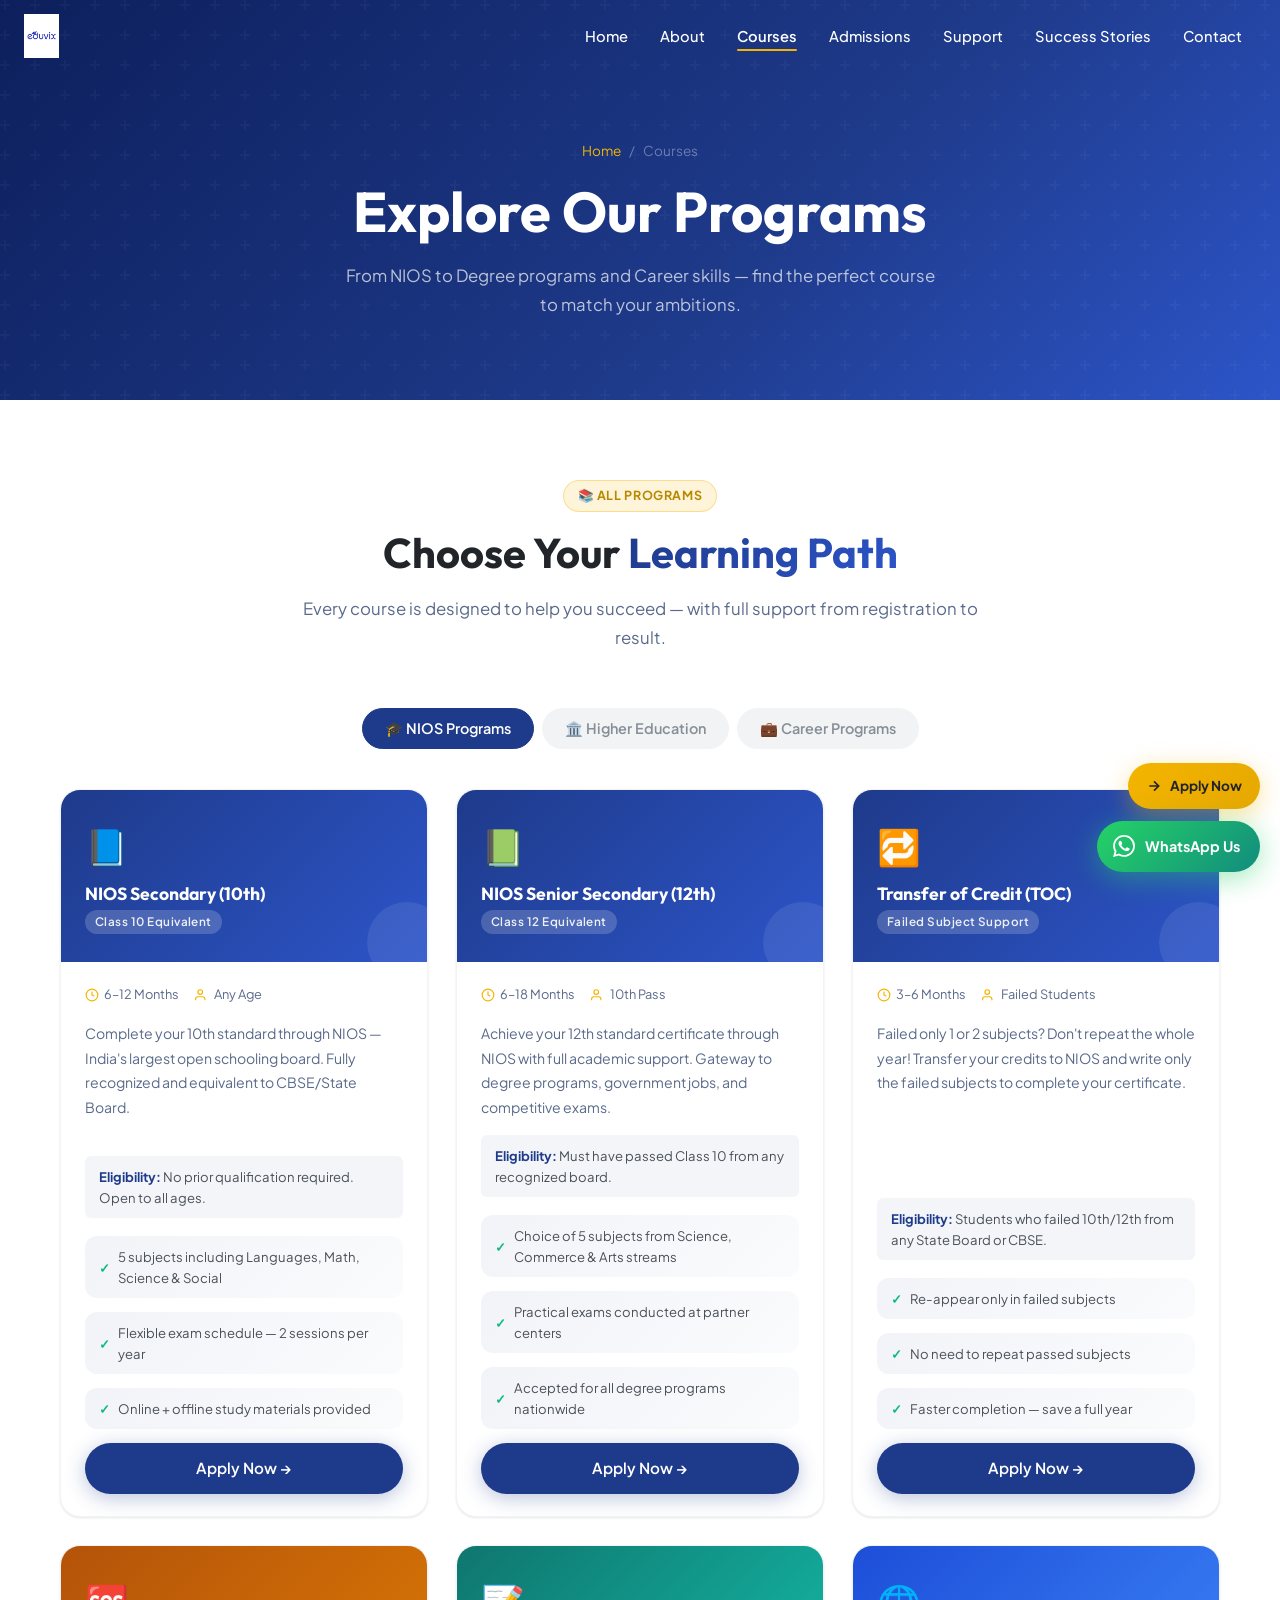
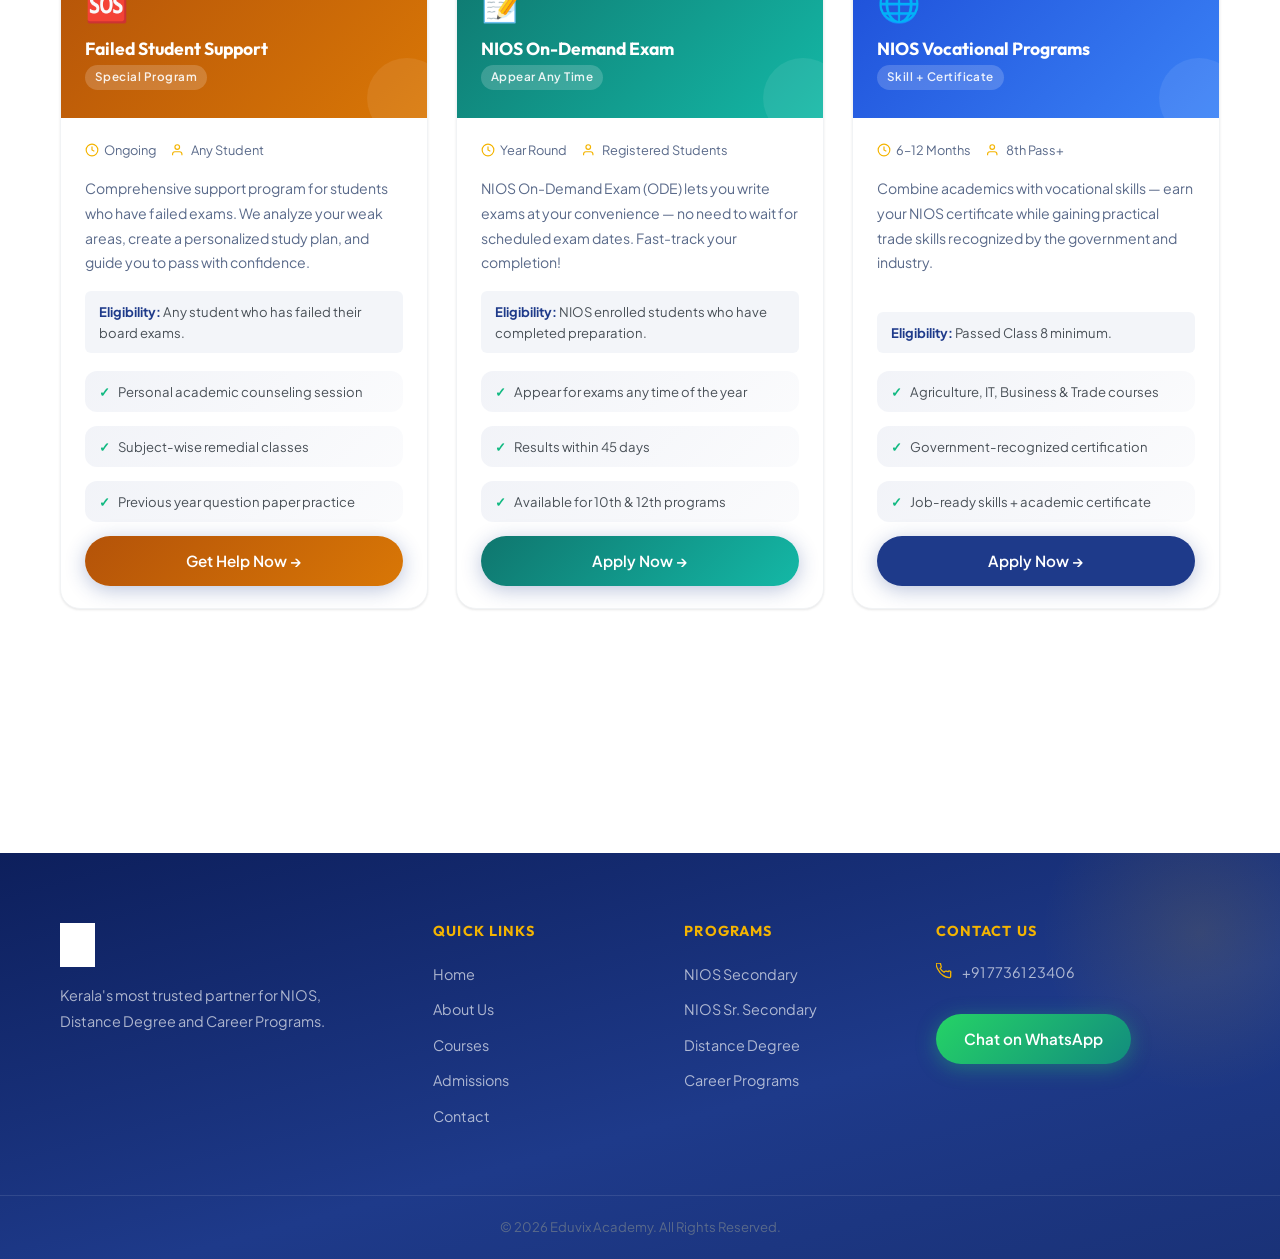
<file: courses.html>
<!DOCTYPE html>
<html lang="en">
<head>
  <meta charset="UTF-8" />
  <meta name="viewport" content="width=device-width, initial-scale=1.0" />
  <title>Courses — Eduvix Academy | NIOS, Degree, PG & Career Programs</title>
  <meta name="description" content="Explore all courses at Eduvix Academy — NIOS Secondary & Senior Secondary, Distance Degree, PG, Diploma, and Career Skill Development Programs. Apply Now!" />
  <link rel="icon" type="image/png" href="images/Logo eduvix.jpeg" />
  <link rel="stylesheet" href="css/style.css" />
  <style>
    .tab-panel { display: none; }
    .tab-panel.active { display: grid; grid-template-columns: repeat(3, 1fr); gap: 28px; }
    .course-highlight {
      background: linear-gradient(135deg, rgba(30,58,138,.06), rgba(30,58,138,.02));
      border-radius: var(--radius);
      padding: 10px 14px;
      font-size: .82rem;
      color: var(--gray-700);
      margin-bottom: 14px;
      display: flex; gap: 8px; align-items: center;
    }
    .course-highlight::before { content: '✓'; color: var(--success); font-weight: 800; }
    @media(max-width:768px) {
      .tab-panel.active { grid-template-columns: 1fr; }
    }
    @media(max-width:1024px) {
      .tab-panel.active { grid-template-columns: 1fr 1fr; }
    }
  </style>
</head>
<body>

  <nav class="navbar scrolled" id="navbar">
    <div class="navbar-inner">
      <a href="index.html" class="logo"><img src="images/Logo eduvix.jpeg" alt="Eduvix Academy Logo" /></a>
      <ul class="nav-links">
        <li><a href="index.html"      class="nav-link">Home</a></li>
        <li><a href="about.html"      class="nav-link">About</a></li>
        <li><a href="courses.html"    class="nav-link active">Courses</a></li>
        <li><a href="admissions.html" class="nav-link">Admissions</a></li>
        <li><a href="support.html"    class="nav-link">Support</a></li>
        <li><a href="success-stories.html" class="nav-link">Success Stories</a></li>
        <li><a href="contact.html"    class="nav-link">Contact</a></li>
      </ul>
      <a href="admissions.html" class="btn btn-gold btn-sm nav-cta">Apply Now</a>
      <button class="hamburger" id="hamburger" aria-label="Toggle menu" aria-expanded="false"><span></span><span></span><span></span></button>
    </div>
    <div class="mobile-menu" id="mobileMenu">
      <a href="index.html" class="nav-link">Home</a><a href="about.html" class="nav-link">About</a>
      <a href="courses.html" class="nav-link">Courses</a><a href="admissions.html" class="nav-link">Admissions</a>
      <a href="support.html" class="nav-link">Support</a><a href="success-stories.html" class="nav-link">Success Stories</a>
      <a href="contact.html" class="nav-link">Contact</a>
      <a href="admissions.html" class="btn btn-primary">Apply Now</a>
    </div>
  </nav>

  <section class="page-hero">
    <div class="container">
      <div class="breadcrumb"><a href="index.html">Home</a><span>/</span><span>Courses</span></div>
      <h1>Explore Our Programs</h1>
      <p>From NIOS to Degree programs and Career skills — find the perfect course to match your ambitions.</p>
    </div>
  </section>

  <section class="section">
    <div class="container">
      <div class="section-header reveal">
        <span class="badge badge-gold">📚 All Programs</span>
        <h2>Choose Your <span class="gradient-text">Learning Path</span></h2>
        <p>Every course is designed to help you succeed — with full support from registration to result.</p>
      </div>

      <!-- TAB BUTTONS -->
      <div class="course-tab-btns reveal">
        <button class="tab-btn active" data-tab="nios" id="tab-nios">🎓 NIOS Programs</button>
        <button class="tab-btn" data-tab="higher" id="tab-higher">🏛️ Higher Education</button>
        <button class="tab-btn" data-tab="career" id="tab-career">💼 Career Programs</button>
      </div>

      <!-- NIOS PANEL -->
      <div class="tab-panel active" data-panel="nios">

        <div class="course-card reveal">
          <div class="course-card-header">
            <div class="course-emoji">📘</div>
            <h4>NIOS Secondary (10th)</h4>
            <span class="course-badge-header">Class 10 Equivalent</span>
          </div>
          <div class="course-card-body">
            <div class="course-meta">
              <span class="course-meta-item"><svg width="14" height="14" viewBox="0 0 24 24" fill="none" stroke="currentColor" stroke-width="2"><circle cx="12" cy="12" r="10"/><polyline points="12 6 12 12 16 14"/></svg> 6–12 Months</span>
              <span class="course-meta-item"><svg width="14" height="14" viewBox="0 0 24 24" fill="none" stroke="currentColor" stroke-width="2"><path d="M17 21v-2a4 4 0 0 0-4-4H5a4 4 0 0 0-4 4v2"/><circle cx="9" cy="7" r="4"/></svg> Any Age</span>
            </div>
            <p class="course-desc">Complete your 10th standard through NIOS — India's largest open schooling board. Fully recognized and equivalent to CBSE/State Board.</p>
            <div class="course-eligibility"><strong>Eligibility:</strong> No prior qualification required. Open to all ages.</div>
            <div class="course-highlight">5 subjects including Languages, Math, Science & Social</div>
            <div class="course-highlight">Flexible exam schedule — 2 sessions per year</div>
            <div class="course-highlight">Online + offline study materials provided</div>
            <a href="https://wa.me/917736123406?text=I%20want%20to%20know%20about%20NIOS%20Secondary%20(10th)." class="btn btn-primary" style="width:100%;justify-content:center;" target="_blank">Apply Now →</a>
          </div>
        </div>

        <div class="course-card reveal" data-delay="100">
          <div class="course-card-header">
            <div class="course-emoji">📗</div>
            <h4>NIOS Senior Secondary (12th)</h4>
            <span class="course-badge-header">Class 12 Equivalent</span>
          </div>
          <div class="course-card-body">
            <div class="course-meta">
              <span class="course-meta-item"><svg width="14" height="14" viewBox="0 0 24 24" fill="none" stroke="currentColor" stroke-width="2"><circle cx="12" cy="12" r="10"/><polyline points="12 6 12 12 16 14"/></svg> 6–18 Months</span>
              <span class="course-meta-item"><svg width="14" height="14" viewBox="0 0 24 24" fill="none" stroke="currentColor" stroke-width="2"><path d="M17 21v-2a4 4 0 0 0-4-4H5a4 4 0 0 0-4 4v2"/><circle cx="9" cy="7" r="4"/></svg> 10th Pass</span>
            </div>
            <p class="course-desc">Achieve your 12th standard certificate through NIOS with full academic support. Gateway to degree programs, government jobs, and competitive exams.</p>
            <div class="course-eligibility"><strong>Eligibility:</strong> Must have passed Class 10 from any recognized board.</div>
            <div class="course-highlight">Choice of 5 subjects from Science, Commerce & Arts streams</div>
            <div class="course-highlight">Practical exams conducted at partner centers</div>
            <div class="course-highlight">Accepted for all degree programs nationwide</div>
            <a href="https://wa.me/917736123406?text=I%20want%20to%20know%20about%20NIOS%20Senior%20Secondary%20(12th)." class="btn btn-primary" style="width:100%;justify-content:center;" target="_blank">Apply Now →</a>
          </div>
        </div>

        <div class="course-card reveal" data-delay="200">
          <div class="course-card-header">
            <div class="course-emoji">🔁</div>
            <h4>Transfer of Credit (TOC)</h4>
            <span class="course-badge-header">Failed Subject Support</span>
          </div>
          <div class="course-card-body">
            <div class="course-meta">
              <span class="course-meta-item"><svg width="14" height="14" viewBox="0 0 24 24" fill="none" stroke="currentColor" stroke-width="2"><circle cx="12" cy="12" r="10"/><polyline points="12 6 12 12 16 14"/></svg> 3–6 Months</span>
              <span class="course-meta-item"><svg width="14" height="14" viewBox="0 0 24 24" fill="none" stroke="currentColor" stroke-width="2"><path d="M17 21v-2a4 4 0 0 0-4-4H5a4 4 0 0 0-4 4v2"/><circle cx="9" cy="7" r="4"/></svg> Failed Students</span>
            </div>
            <p class="course-desc">Failed only 1 or 2 subjects? Don't repeat the whole year! Transfer your credits to NIOS and write only the failed subjects to complete your certificate.</p>
            <div class="course-eligibility"><strong>Eligibility:</strong> Students who failed 10th/12th from any State Board or CBSE.</div>
            <div class="course-highlight">Re-appear only in failed subjects</div>
            <div class="course-highlight">No need to repeat passed subjects</div>
            <div class="course-highlight">Faster completion — save a full year</div>
            <a href="https://wa.me/917736123406?text=I%20want%20to%20know%20about%20NIOS%20TOC%20program." class="btn btn-primary" style="width:100%;justify-content:center;" target="_blank">Apply Now →</a>
          </div>
        </div>

        <div class="course-card reveal" data-delay="300">
          <div class="course-card-header" style="background:linear-gradient(135deg,#b45309,#d97706);">
            <div class="course-emoji">🆘</div>
            <h4>Failed Student Support</h4>
            <span class="course-badge-header">Special Program</span>
          </div>
          <div class="course-card-body">
            <div class="course-meta">
              <span class="course-meta-item"><svg width="14" height="14" viewBox="0 0 24 24" fill="none" stroke="currentColor" stroke-width="2"><circle cx="12" cy="12" r="10"/><polyline points="12 6 12 12 16 14"/></svg> Ongoing</span>
              <span class="course-meta-item"><svg width="14" height="14" viewBox="0 0 24 24" fill="none" stroke="currentColor" stroke-width="2"><path d="M17 21v-2a4 4 0 0 0-4-4H5a4 4 0 0 0-4 4v2"/><circle cx="9" cy="7" r="4"/></svg> Any Student</span>
            </div>
            <p class="course-desc">Comprehensive support program for students who have failed exams. We analyze your weak areas, create a personalized study plan, and guide you to pass with confidence.</p>
            <div class="course-eligibility"><strong>Eligibility:</strong> Any student who has failed their board exams.</div>
            <div class="course-highlight">Personal academic counseling session</div>
            <div class="course-highlight">Subject-wise remedial classes</div>
            <div class="course-highlight">Previous year question paper practice</div>
            <a href="https://wa.me/917736123406?text=I%20need%20help%20with%20NIOS%20failed%20student%20support." class="btn btn-primary" style="width:100%;justify-content:center;background:linear-gradient(135deg,#b45309,#d97706);" target="_blank">Get Help Now →</a>
          </div>
        </div>

        <div class="course-card reveal" data-delay="400">
          <div class="course-card-header" style="background:linear-gradient(135deg,#0f766e,#14b8a6);">
            <div class="course-emoji">📝</div>
            <h4>NIOS On-Demand Exam</h4>
            <span class="course-badge-header">Appear Any Time</span>
          </div>
          <div class="course-card-body">
            <div class="course-meta">
              <span class="course-meta-item"><svg width="14" height="14" viewBox="0 0 24 24" fill="none" stroke="currentColor" stroke-width="2"><circle cx="12" cy="12" r="10"/><polyline points="12 6 12 12 16 14"/></svg> Year Round</span>
              <span class="course-meta-item"><svg width="14" height="14" viewBox="0 0 24 24" fill="none" stroke="currentColor" stroke-width="2"><path d="M17 21v-2a4 4 0 0 0-4-4H5a4 4 0 0 0-4 4v2"/><circle cx="9" cy="7" r="4"/></svg> Registered Students</span>
            </div>
            <p class="course-desc">NIOS On-Demand Exam (ODE) lets you write exams at your convenience — no need to wait for scheduled exam dates. Fast-track your completion!</p>
            <div class="course-eligibility"><strong>Eligibility:</strong> NIOS enrolled students who have completed preparation.</div>
            <div class="course-highlight">Appear for exams any time of the year</div>
            <div class="course-highlight">Results within 45 days</div>
            <div class="course-highlight">Available for 10th & 12th programs</div>
            <a href="https://wa.me/917736123406?text=I%20want%20to%20know%20about%20NIOS%20On-Demand%20Exam." class="btn btn-primary" style="width:100%;justify-content:center;background:linear-gradient(135deg,#0f766e,#14b8a6);" target="_blank">Apply Now →</a>
          </div>
        </div>

        <div class="course-card reveal" data-delay="500">
          <div class="course-card-header" style="background:linear-gradient(135deg,#1d4ed8,#3b82f6);">
            <div class="course-emoji">🌐</div>
            <h4>NIOS Vocational Programs</h4>
            <span class="course-badge-header">Skill + Certificate</span>
          </div>
          <div class="course-card-body">
            <div class="course-meta">
              <span class="course-meta-item"><svg width="14" height="14" viewBox="0 0 24 24" fill="none" stroke="currentColor" stroke-width="2"><circle cx="12" cy="12" r="10"/><polyline points="12 6 12 12 16 14"/></svg> 6–12 Months</span>
              <span class="course-meta-item"><svg width="14" height="14" viewBox="0 0 24 24" fill="none" stroke="currentColor" stroke-width="2"><path d="M17 21v-2a4 4 0 0 0-4-4H5a4 4 0 0 0-4 4v2"/><circle cx="9" cy="7" r="4"/></svg> 8th Pass+</span>
            </div>
            <p class="course-desc">Combine academics with vocational skills — earn your NIOS certificate while gaining practical trade skills recognized by the government and industry.</p>
            <div class="course-eligibility"><strong>Eligibility:</strong> Passed Class 8 minimum.</div>
            <div class="course-highlight">Agriculture, IT, Business & Trade courses</div>
            <div class="course-highlight">Government-recognized certification</div>
            <div class="course-highlight">Job-ready skills + academic certificate</div>
            <a href="https://wa.me/917736123406?text=I%20want%20to%20know%20about%20NIOS%20Vocational%20Programs." class="btn btn-primary" style="width:100%;justify-content:center;" target="_blank">Apply Now →</a>
          </div>
        </div>

      </div><!-- /nios panel -->

      <!-- HIGHER EDUCATION PANEL -->
      <div class="tab-panel" data-panel="higher">

        <div class="course-card reveal">
          <div class="course-card-header" style="background:linear-gradient(135deg,#6b21a8,#9333ea);">
            <div class="course-emoji">🏛️</div>
            <h4>Distance UG Degree</h4>
            <span class="course-badge-header">3–4 Year Program</span>
          </div>
          <div class="course-card-body">
            <div class="course-meta">
              <span class="course-meta-item"><svg width="14" height="14" viewBox="0 0 24 24" fill="none" stroke="currentColor" stroke-width="2"><circle cx="12" cy="12" r="10"/><polyline points="12 6 12 12 16 14"/></svg> 3–4 Years</span>
              <span class="course-meta-item"><svg width="14" height="14" viewBox="0 0 24 24" fill="none" stroke="currentColor" stroke-width="2"><path d="M17 21v-2a4 4 0 0 0-4-4H5a4 4 0 0 0-4 4v2"/><circle cx="9" cy="7" r="4"/></svg> 12th Pass</span>
            </div>
            <p class="course-desc">UGC-recognized Bachelor's degree programs through distance mode. BA, BCom, BSc, BBA and more from reputed universities — study from home.</p>
            <div class="course-eligibility"><strong>Eligibility:</strong> 10+2 pass from any recognized board.</div>
            <div class="course-highlight">UGC recognized — valid for all jobs</div>
            <div class="course-highlight">BA, BCom, BSc, BBA, BCA available</div>
            <div class="course-highlight">Study materials + recorded lectures</div>
            <a href="https://wa.me/917736123406?text=I%20want%20to%20know%20about%20Distance%20Degree%20programs." class="btn btn-primary" style="width:100%;justify-content:center;background:linear-gradient(135deg,#6b21a8,#9333ea);" target="_blank">Apply Now →</a>
          </div>
        </div>

        <div class="course-card reveal" data-delay="100">
          <div class="course-card-header" style="background:linear-gradient(135deg,#4c1d95,#7c3aed);">
            <div class="course-emoji">🎓</div>
            <h4>Distance PG Programs</h4>
            <span class="course-badge-header">Post Graduate</span>
          </div>
          <div class="course-card-body">
            <div class="course-meta">
              <span class="course-meta-item"><svg width="14" height="14" viewBox="0 0 24 24" fill="none" stroke="currentColor" stroke-width="2"><circle cx="12" cy="12" r="10"/><polyline points="12 6 12 12 16 14"/></svg> 2 Years</span>
              <span class="course-meta-item"><svg width="14" height="14" viewBox="0 0 24 24" fill="none" stroke="currentColor" stroke-width="2"><path d="M17 21v-2a4 4 0 0 0-4-4H5a4 4 0 0 0-4 4v2"/><circle cx="9" cy="7" r="4"/></svg> Degree Holder</span>
            </div>
            <p class="course-desc">Advance your career with a postgraduate degree from a UGC-recognized university. MA, MCom, MSc, MBA and more — without leaving your job.</p>
            <div class="course-eligibility"><strong>Eligibility:</strong> Bachelor's degree in relevant field.</div>
            <div class="course-highlight">MA, MCom, MSc, MBA, MCA available</div>
            <div class="course-highlight">Weekend contact classes available</div>
            <div class="course-highlight">Equivalent to regular PG for all purposes</div>
            <a href="https://wa.me/917736123406?text=I%20want%20to%20know%20about%20Distance%20PG%20programs." class="btn btn-primary" style="width:100%;justify-content:center;background:linear-gradient(135deg,#4c1d95,#7c3aed);" target="_blank">Apply Now →</a>
          </div>
        </div>

        <div class="course-card reveal" data-delay="200">
          <div class="course-card-header" style="background:linear-gradient(135deg,#7e22ce,#a855f7);">
            <div class="course-emoji">📜</div>
            <h4>Diploma Programs</h4>
            <span class="course-badge-header">1–2 Year Certificate</span>
          </div>
          <div class="course-card-body">
            <div class="course-meta">
              <span class="course-meta-item"><svg width="14" height="14" viewBox="0 0 24 24" fill="none" stroke="currentColor" stroke-width="2"><circle cx="12" cy="12" r="10"/><polyline points="12 6 12 12 16 14"/></svg> 1–2 Years</span>
              <span class="course-meta-item"><svg width="14" height="14" viewBox="0 0 24 24" fill="none" stroke="currentColor" stroke-width="2"><path d="M17 21v-2a4 4 0 0 0-4-4H5a4 4 0 0 0-4 4v2"/><circle cx="9" cy="7" r="4"/></svg> 10th/12th Pass</span>
            </div>
            <p class="course-desc">Job-ready diploma programs in Management, Computer Applications, Education, and more. Faster than a full degree and equally impactful for careers.</p>
            <div class="course-eligibility"><strong>Eligibility:</strong> Minimum 10th pass for most diploma programs.</div>
            <div class="course-highlight">Diploma in Computer Applications (DCA)</div>
            <div class="course-highlight">Diploma in Business Management</div>
            <div class="course-highlight">Diploma in Elementary Education (D.El.Ed)</div>
            <a href="https://wa.me/917736123406?text=I%20want%20to%20know%20about%20Diploma%20programs." class="btn btn-primary" style="width:100%;justify-content:center;background:linear-gradient(135deg,#7e22ce,#a855f7);" target="_blank">Apply Now →</a>
          </div>
        </div>

      </div><!-- /higher panel -->

      <!-- CAREER PANEL -->
      <div class="tab-panel" data-panel="career">

        <div class="course-card reveal">
          <div class="course-card-header" style="background:linear-gradient(135deg,#065f46,#059669);">
            <div class="course-emoji">💡</div>
            <h4>Skill Development</h4>
            <span class="course-badge-header">Government Certified</span>
          </div>
          <div class="course-card-body">
            <div class="course-meta">
              <span class="course-meta-item"><svg width="14" height="14" viewBox="0 0 24 24" fill="none" stroke="currentColor" stroke-width="2"><circle cx="12" cy="12" r="10"/><polyline points="12 6 12 12 16 14"/></svg> 1–6 Months</span>
              <span class="course-meta-item"><svg width="14" height="14" viewBox="0 0 24 24" fill="none" stroke="currentColor" stroke-width="2"><path d="M17 21v-2a4 4 0 0 0-4-4H5a4 4 0 0 0-4 4v2"/><circle cx="9" cy="7" r="4"/></svg> Any Level</span>
            </div>
            <p class="course-desc">Government-certified skill development programs that equip you with practical, job-ready skills for today's competitive job market.</p>
            <div class="course-eligibility"><strong>Eligibility:</strong> Open to all — no minimum qualification required.</div>
            <div class="course-highlight">Government certified programs</div>
            <div class="course-highlight">Hands-on practical training</div>
            <div class="course-highlight">Job placement assistance</div>
            <a href="https://wa.me/917736123406?text=I%20want%20to%20know%20about%20Skill%20Development%20courses." class="btn btn-primary" style="width:100%;justify-content:center;background:linear-gradient(135deg,#065f46,#059669);" target="_blank">Apply Now →</a>
          </div>
        </div>

        <div class="course-card reveal" data-delay="100">
          <div class="course-card-header" style="background:linear-gradient(135deg,#0f766e,#14b8a6);">
            <div class="course-emoji">💻</div>
            <h4>Computer Courses</h4>
            <span class="course-badge-header">IT & Digital Skills</span>
          </div>
          <div class="course-card-body">
            <div class="course-meta">
              <span class="course-meta-item"><svg width="14" height="14" viewBox="0 0 24 24" fill="none" stroke="currentColor" stroke-width="2"><circle cx="12" cy="12" r="10"/><polyline points="12 6 12 12 16 14"/></svg> 1–12 Months</span>
              <span class="course-meta-item"><svg width="14" height="14" viewBox="0 0 24 24" fill="none" stroke="currentColor" stroke-width="2"><path d="M17 21v-2a4 4 0 0 0-4-4H5a4 4 0 0 0-4 4v2"/><circle cx="9" cy="7" r="4"/></svg> Any Level</span>
            </div>
            <p class="course-desc">From basic computer literacy to advanced programming — our computer courses are designed to make you digital-ready in the modern economy.</p>
            <div class="course-eligibility"><strong>Eligibility:</strong> Open to all — beginners welcome.</div>
            <div class="course-highlight">MS Office, Tally, DCA, ADCA</div>
            <div class="course-highlight">Web Design & Digital Marketing</div>
            <div class="course-highlight">Programming: Python, Java basics</div>
            <a href="https://wa.me/917736123406?text=I%20want%20to%20know%20about%20Computer%20Courses." class="btn btn-primary" style="width:100%;justify-content:center;background:linear-gradient(135deg,#0f766e,#14b8a6);" target="_blank">Apply Now →</a>
          </div>
        </div>

        <div class="course-card reveal" data-delay="200">
          <div class="course-card-header" style="background:linear-gradient(135deg,#b45309,#f59e0b);">
            <div class="course-emoji">🏅</div>
            <h4>Professional Certifications</h4>
            <span class="course-badge-header">Industry Recognized</span>
          </div>
          <div class="course-card-body">
            <div class="course-meta">
              <span class="course-meta-item"><svg width="14" height="14" viewBox="0 0 24 24" fill="none" stroke="currentColor" stroke-width="2"><circle cx="12" cy="12" r="10"/><polyline points="12 6 12 12 16 14"/></svg> 1–3 Months</span>
              <span class="course-meta-item"><svg width="14" height="14" viewBox="0 0 24 24" fill="none" stroke="currentColor" stroke-width="2"><path d="M17 21v-2a4 4 0 0 0-4-4H5a4 4 0 0 0-4 4v2"/><circle cx="9" cy="7" r="4"/></svg> Any</span>
            </div>
            <p class="course-desc">Earn industry-recognized certifications that boost your resume and career prospects. Short, focused programs with high-impact results.</p>
            <div class="course-eligibility"><strong>Eligibility:</strong> Based on individual certification requirements.</div>
            <div class="course-highlight">Accounting & Finance certifications</div>
            <div class="course-highlight">HR & Management programs</div>
            <div class="course-highlight">Digital Marketing & E-commerce</div>
            <a href="https://wa.me/917736123406?text=I%20want%20to%20know%20about%20Professional%20Certifications." class="btn btn-primary" style="width:100%;justify-content:center;background:linear-gradient(135deg,#b45309,#f59e0b);" target="_blank">Apply Now →</a>
          </div>
        </div>

      </div><!-- /career panel -->

      <!-- CTA -->
      <div style="text-align:center;margin-top:56px;" class="reveal">
        <p style="font-size:1.05rem;margin-bottom:20px;">Not sure which course is right for you? Talk to our counselors!</p>
        <a href="https://wa.me/917736123406?text=Hi%2C%20I%20need%20course%20guidance%20from%20Eduvix%20Academy." class="btn btn-whatsapp btn-lg" target="_blank">
          <svg width="20" height="20" viewBox="0 0 24 24" fill="currentColor"><path d="M17.472 14.382c-.297-.149-1.758-.867-2.03-.967-.273-.099-.471-.148-.67.15-.197.297-.767.966-.94 1.164-.173.199-.347.223-.644.075-.297-.15-1.255-.463-2.39-1.475-.883-.788-1.48-1.761-1.653-2.059-.173-.297-.018-.458.13-.606.134-.133.298-.347.446-.52.149-.174.198-.298.298-.497.099-.198.05-.371-.025-.52-.075-.149-.669-1.612-.916-2.207-.242-.579-.487-.5-.669-.51-.173-.008-.371-.01-.57-.01-.198 0-.52.074-.792.372-.272.297-1.04 1.016-1.04 2.479 0 1.462 1.065 2.875 1.213 3.074.149.198 2.096 3.2 5.077 4.487.709.306 1.262.489 1.694.625.712.227 1.36.195 1.871.118.571-.085 1.758-.719 2.006-1.413.248-.694.248-1.289.173-1.413-.074-.124-.272-.198-.57-.347m-5.421 7.403h-.004a9.87 9.87 0 01-5.031-1.378l-.361-.214-3.741.982.998-3.648-.235-.374a9.86 9.86 0 01-1.51-5.26c.001-5.45 4.436-9.884 9.888-9.884 2.64 0 5.122 1.03 6.988 2.898a9.825 9.825 0 012.893 6.994c-.003 5.45-4.437 9.884-9.885 9.884m8.413-18.297A11.815 11.815 0 0012.05 0C5.495 0 .16 5.335.157 11.892c0 2.096.547 4.142 1.588 5.945L.057 24l6.305-1.654a11.882 11.882 0 005.683 1.448h.005c6.554 0 11.89-5.335 11.893-11.893a11.821 11.821 0 00-3.48-8.413z"/></svg>
          Get Free Course Counseling
        </a>
      </div>
    </div>
  </section>

  <!-- FOOTER -->
  <footer class="footer">
    <div class="container">
      <div class="footer-grid">
        <div class="footer-brand"><div class="logo"><img src="images/Logo eduvix.jpeg" alt="Eduvix Academy" style="height:44px;filter:brightness(0) invert(1);" /></div><p style="margin-top:12px;">Kerala's most trusted partner for NIOS, Distance Degree and Career Programs.</p></div>
        <div class="footer-col"><h4>Quick Links</h4><ul><li><a href="index.html">Home</a></li><li><a href="about.html">About Us</a></li><li><a href="courses.html">Courses</a></li><li><a href="admissions.html">Admissions</a></li><li><a href="contact.html">Contact</a></li></ul></div>
        <div class="footer-col"><h4>Programs</h4><ul><li><a href="#">NIOS Secondary</a></li><li><a href="#">NIOS Sr. Secondary</a></li><li><a href="#">Distance Degree</a></li><li><a href="#">Career Programs</a></li></ul></div>
        <div class="footer-col"><h4>Contact Us</h4>
          <div class="footer-contact-item"><svg width="16" height="16" viewBox="0 0 24 24" fill="none" stroke="currentColor" stroke-width="2"><path d="M22 16.92v3a2 2 0 01-2.18 2 19.79 19.79 0 01-8.63-3.07A19.5 19.5 0 013.07 9.81a19.79 19.79 0 01-3.07-8.63A2 2 0 012 .18h3a2 2 0 012 1.72 12.84 12.84 0 00.7 2.81 2 2 0 01-.45 2.11L6.09 7.91a16 16 0 006 6l1.09-1.09a2 2 0 012.11-.45 12.84 12.84 0 002.81.7A2 2 0 0122 14.92z"/></svg><a href="tel:+917736123406" style="color:rgba(255,255,255,.65);">+91 77361 23406</a></div>
          <a href="https://wa.me/917736123406" class="btn btn-whatsapp" style="margin-top:16px;" target="_blank">Chat on WhatsApp</a>
        </div>
      </div>
    </div>
    <div class="footer-bottom"><div class="container"><p>© 2026 Eduvix Academy. All Rights Reserved.</p></div></div>
  </footer>

  <div class="float-buttons">
    <a href="admissions.html" class="float-apply"><svg width="16" height="16" viewBox="0 0 24 24" fill="none" stroke="currentColor" stroke-width="2.5"><path d="M5 12h14M12 5l7 7-7 7"/></svg>Apply Now</a>
    <a href="https://wa.me/917736123406?text=Hi%20Eduvix%20Academy!" class="float-wa" target="_blank">
      <svg viewBox="0 0 24 24" fill="currentColor"><path d="M17.472 14.382c-.297-.149-1.758-.867-2.03-.967-.273-.099-.471-.148-.67.15-.197.297-.767.966-.94 1.164-.173.199-.347.223-.644.075-.297-.15-1.255-.463-2.39-1.475-.883-.788-1.48-1.761-1.653-2.059-.173-.297-.018-.458.13-.606.134-.133.298-.347.446-.52.149-.174.198-.298.298-.497.099-.198.05-.371-.025-.52-.075-.149-.669-1.612-.916-2.207-.242-.579-.487-.5-.669-.51-.173-.008-.371-.01-.57-.01-.198 0-.52.074-.792.372-.272.297-1.04 1.016-1.04 2.479 0 1.462 1.065 2.875 1.213 3.074.149.198 2.096 3.2 5.077 4.487.709.306 1.262.489 1.694.625.712.227 1.36.195 1.871.118.571-.085 1.758-.719 2.006-1.413.248-.694.248-1.289.173-1.413-.074-.124-.272-.198-.57-.347m-5.421 7.403h-.004a9.87 9.87 0 01-5.031-1.378l-.361-.214-3.741.982.998-3.648-.235-.374a9.86 9.86 0 01-1.51-5.26c.001-5.45 4.436-9.884 9.888-9.884 2.64 0 5.122 1.03 6.988 2.898a9.825 9.825 0 012.893 6.994c-.003 5.45-4.437 9.884-9.885 9.884m8.413-18.297A11.815 11.815 0 0012.05 0C5.495 0 .16 5.335.157 11.892c0 2.096.547 4.142 1.588 5.945L.057 24l6.305-1.654a11.882 11.882 0 005.683 1.448h.005c6.554 0 11.89-5.335 11.893-11.893a11.821 11.821 0 00-3.48-8.413z"/></svg>
      <span class="wa-label">WhatsApp Us</span>
    </a>
  </div>
  <button class="scroll-top" id="scrollTop"><svg width="20" height="20" viewBox="0 0 24 24" fill="none" stroke="currentColor" stroke-width="2.5"><path d="M18 15l-6-6-6 6"/></svg></button>
  <script src="js/main.js"></script>
</body>
</html>
</file>
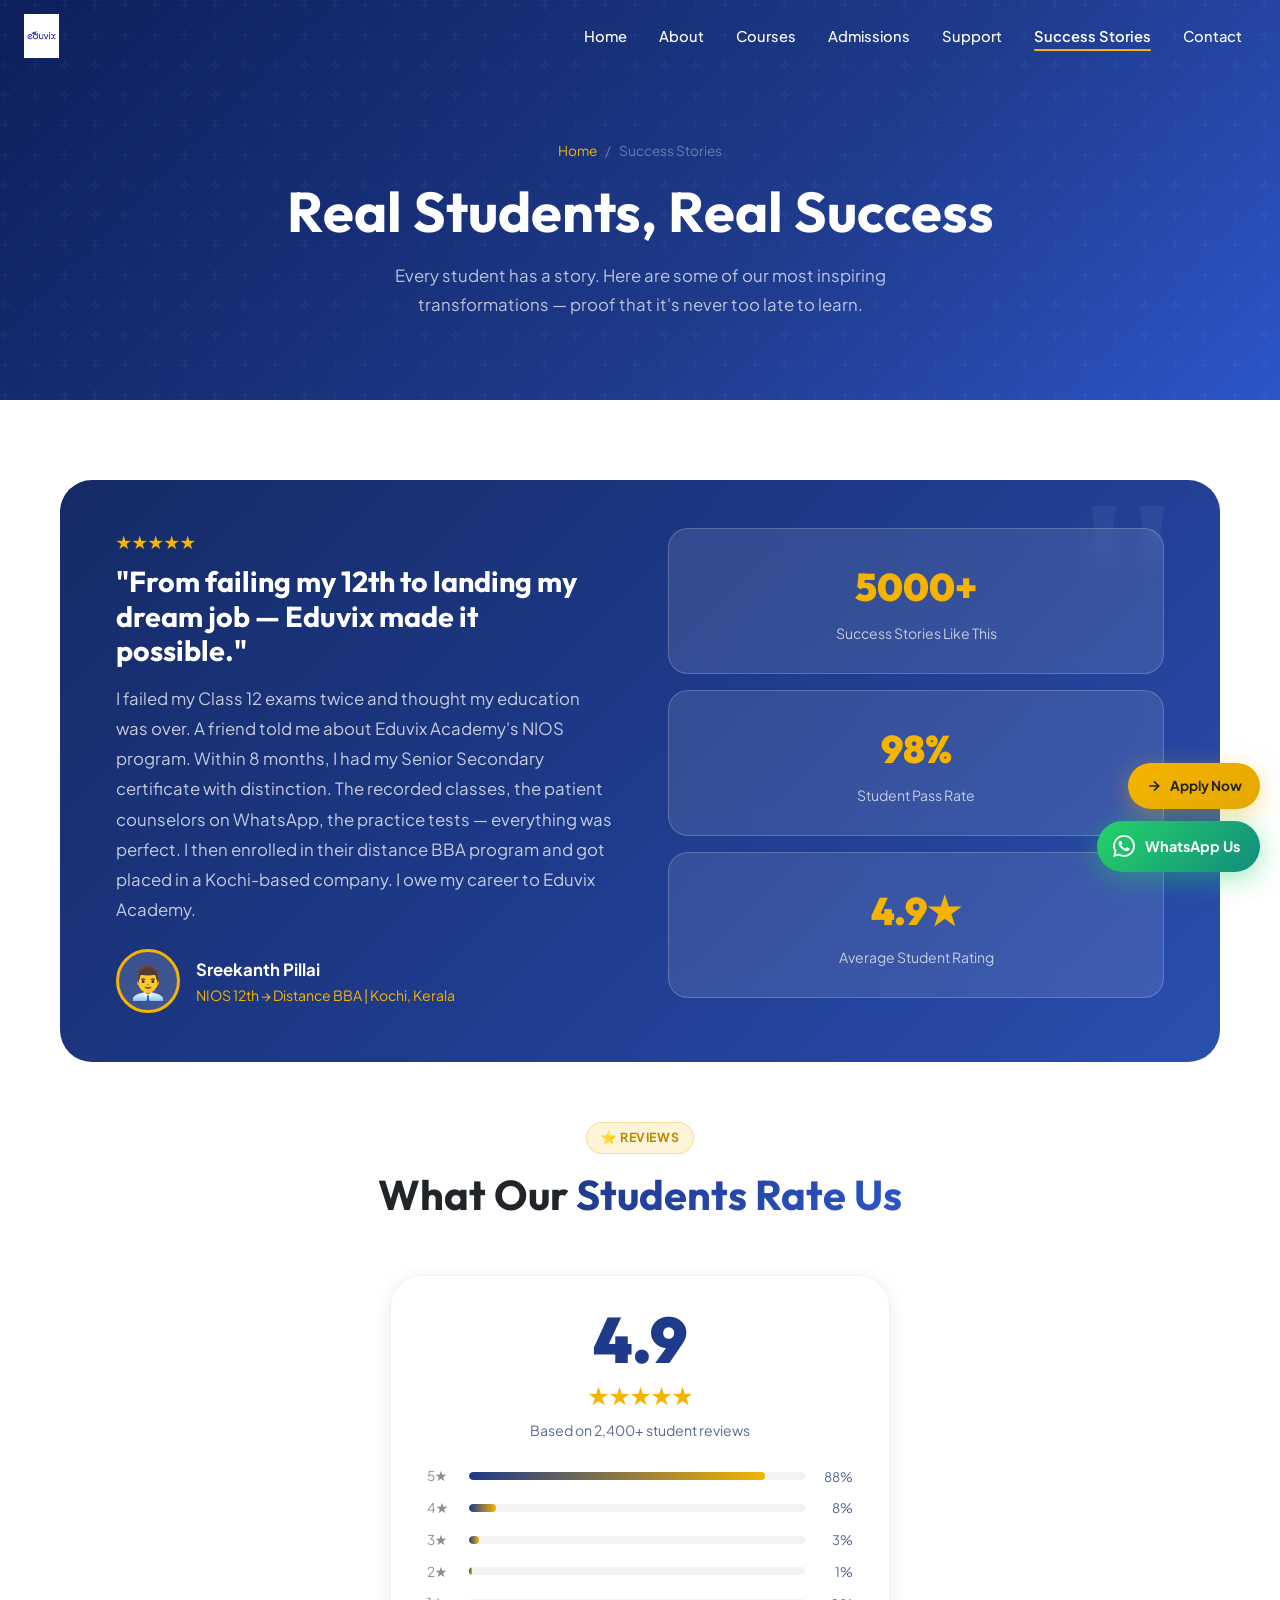
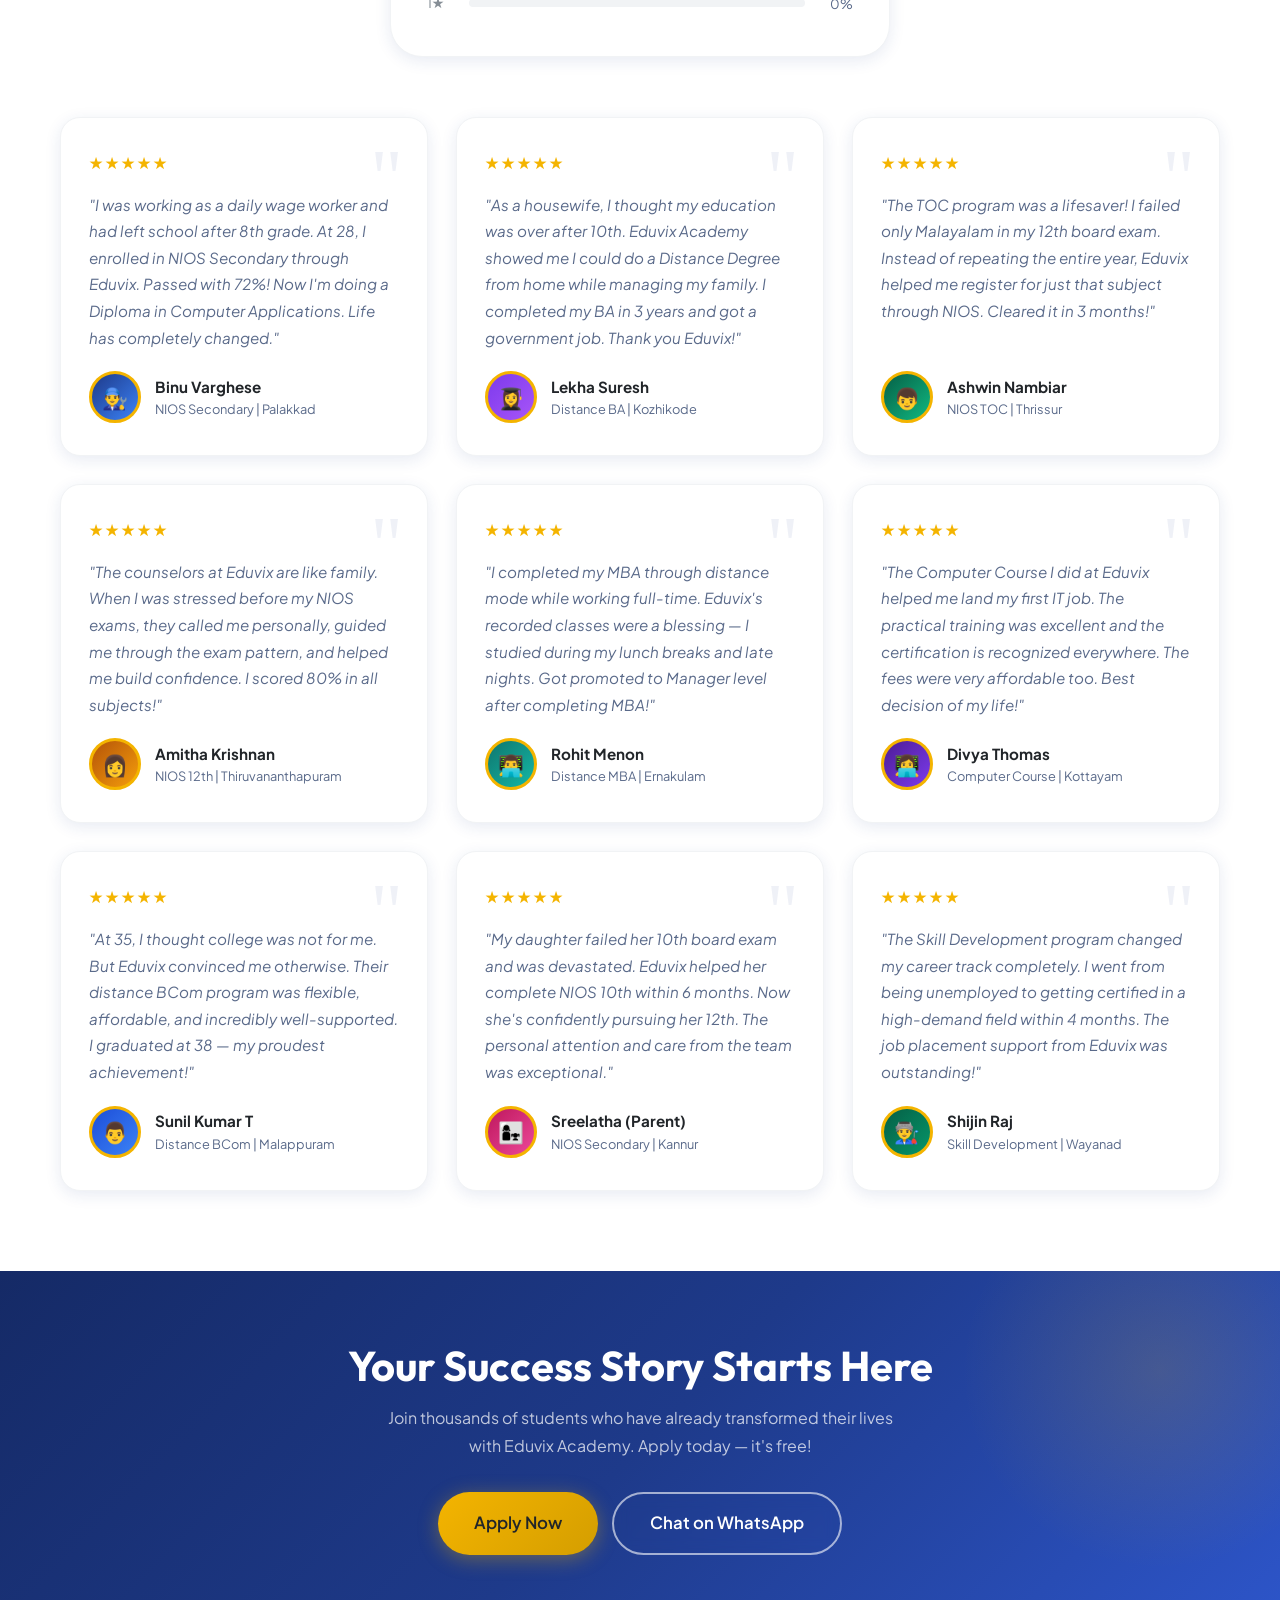
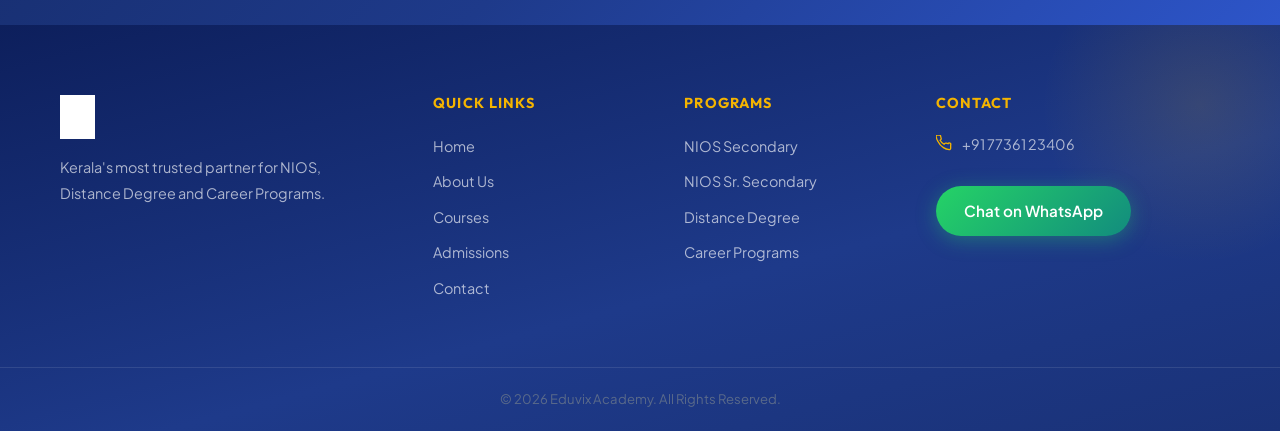
<file: success-stories.html>
<!DOCTYPE html>
<html lang="en">
<head>
  <meta charset="UTF-8" />
  <meta name="viewport" content="width=device-width, initial-scale=1.0" />
  <title>Success Stories — Eduvix Academy | Student Testimonials & Reviews</title>
  <meta name="description" content="Read real success stories from Eduvix Academy students who completed NIOS, Degree and Career programs. Join 5000+ students who transformed their lives with Eduvix." />
  <link rel="icon" type="image/png" href="images/Logo eduvix.jpeg" />
  <link rel="stylesheet" href="css/style.css" />
  <style>
    .stories-grid { display: grid; grid-template-columns: repeat(3, 1fr); gap: 28px; }
    .featured-story {
      background: linear-gradient(135deg, var(--primary-dark), var(--primary), #2a4fb0);
      border-radius: var(--radius-xl);
      padding: 48px 56px;
      display: grid;
      grid-template-columns: 1fr 1fr;
      gap: 56px;
      align-items: center;
      margin-bottom: 60px;
      position: relative;
      overflow: hidden;
    }
    .featured-story::before {
      content: '"';
      position: absolute;
      top: -20px; right: 40px;
      font-size: 16rem;
      font-family: Georgia, serif;
      color: rgba(255,255,255,.05);
      line-height: 1;
    }
    .featured-story h3 { color: var(--white); font-size: 1.8rem; margin-bottom: 16px; }
    .featured-story p { color: rgba(255,255,255,.75); font-size: 1.05rem; line-height: 1.8; }
    .featured-author {
      display: flex;
      align-items: center;
      gap: 16px;
      margin-top: 24px;
    }
    .featured-avatar {
      width: 64px; height: 64px;
      border-radius: 50%;
      background: rgba(255,255,255,.15);
      display: flex; align-items: center; justify-content: center;
      font-size: 2rem;
      border: 3px solid var(--gold);
    }
    .featured-name { color: var(--white); font-weight: 700; font-size: 1.05rem; }
    .featured-course { color: var(--gold); font-size: .88rem; }
    .featured-stars { color: var(--gold); font-size: 1.1rem; margin-bottom: 8px; }
    .featured-stat-card {
      background: rgba(255,255,255,.1);
      border: 1.5px solid rgba(255,255,255,.2);
      border-radius: var(--radius-lg);
      padding: 28px 24px;
      text-align: center;
      backdrop-filter: blur(10px);
      margin-bottom: 16px;
    }
    .featured-stat-card .num { font-family: var(--font-heading); font-size: 2.4rem; font-weight: 900; color: var(--gold); }
    .featured-stat-card .label { color: rgba(255,255,255,.7); font-size: .88rem; margin-top: 4px; }
    .rating-bar { display: flex; align-items: center; gap: 12px; margin-bottom: 10px; }
    .rating-label { font-size: .85rem; color: var(--gray-600); min-width: 30px; }
    .bar-track { flex: 1; height: 8px; background: var(--gray-100); border-radius: var(--radius-full); overflow: hidden; }
    .bar-fill { height: 100%; border-radius: var(--radius-full); background: linear-gradient(90deg, var(--primary), var(--gold)); }
    .rating-count { font-size: .82rem; color: var(--text-muted); min-width: 36px; text-align: right; }
    @media(max-width:1024px) { .featured-story { grid-template-columns: 1fr; padding: 36px 28px; } .stories-grid { grid-template-columns: 1fr 1fr; } }
    @media(max-width:768px) { .stories-grid { grid-template-columns: 1fr; } }
  </style>
</head>
<body>

  <nav class="navbar scrolled" id="navbar">
    <div class="navbar-inner">
      <a href="index.html" class="logo"><img src="images/Logo eduvix.jpeg" alt="Eduvix Academy Logo" /></a>
      <ul class="nav-links">
        <li><a href="index.html"      class="nav-link">Home</a></li>
        <li><a href="about.html"      class="nav-link">About</a></li>
        <li><a href="courses.html"    class="nav-link">Courses</a></li>
        <li><a href="admissions.html" class="nav-link">Admissions</a></li>
        <li><a href="support.html"    class="nav-link">Support</a></li>
        <li><a href="success-stories.html" class="nav-link active">Success Stories</a></li>
        <li><a href="contact.html"    class="nav-link">Contact</a></li>
      </ul>
      <a href="admissions.html" class="btn btn-gold btn-sm nav-cta">Apply Now</a>
      <button class="hamburger" id="hamburger" aria-label="Toggle menu" aria-expanded="false"><span></span><span></span><span></span></button>
    </div>
    <div class="mobile-menu" id="mobileMenu">
      <a href="index.html" class="nav-link">Home</a><a href="about.html" class="nav-link">About</a>
      <a href="courses.html" class="nav-link">Courses</a><a href="admissions.html" class="nav-link">Admissions</a>
      <a href="support.html" class="nav-link">Support</a><a href="success-stories.html" class="nav-link">Success Stories</a>
      <a href="contact.html" class="nav-link">Contact</a>
      <a href="admissions.html" class="btn btn-primary">Apply Now</a>
    </div>
  </nav>

  <section class="page-hero">
    <div class="container">
      <div class="breadcrumb"><a href="index.html">Home</a><span>/</span><span>Success Stories</span></div>
      <h1>Real Students, Real Success</h1>
      <p>Every student has a story. Here are some of our most inspiring transformations — proof that it's never too late to learn.</p>
    </div>
  </section>

  <section class="section">
    <div class="container">

      <!-- FEATURED STORY -->
      <div class="featured-story reveal">
        <div>
          <div class="featured-stars">★★★★★</div>
          <h3>"From failing my 12th to landing my dream job — Eduvix made it possible."</h3>
          <p>I failed my Class 12 exams twice and thought my education was over. A friend told me about Eduvix Academy's NIOS program. Within 8 months, I had my Senior Secondary certificate with distinction. The recorded classes, the patient counselors on WhatsApp, the practice tests — everything was perfect. I then enrolled in their distance BBA program and got placed in a Kochi-based company. I owe my career to Eduvix Academy.</p>
          <div class="featured-author">
            <div class="featured-avatar">👨‍💼</div>
            <div>
              <div class="featured-name">Sreekanth Pillai</div>
              <div class="featured-course">NIOS 12th → Distance BBA | Kochi, Kerala</div>
            </div>
          </div>
        </div>
        <div>
          <div class="featured-stat-card">
            <div class="num">5000+</div>
            <div class="label">Success Stories Like This</div>
          </div>
          <div class="featured-stat-card">
            <div class="num">98%</div>
            <div class="label">Student Pass Rate</div>
          </div>
          <div class="featured-stat-card">
            <div class="num">4.9★</div>
            <div class="label">Average Student Rating</div>
          </div>
        </div>
      </div>

      <!-- RATINGS SUMMARY -->
      <div class="section-header reveal">
        <span class="badge badge-gold">⭐ Reviews</span>
        <h2>What Our <span class="gradient-text">Students Rate Us</span></h2>
      </div>

      <div style="max-width:500px;margin:0 auto 60px;background:var(--white);border:1.5px solid var(--gray-100);border-radius:var(--radius-xl);padding:32px 36px;box-shadow:var(--shadow);" class="reveal">
        <div style="text-align:center;margin-bottom:24px;">
          <div style="font-family:var(--font-heading);font-size:4rem;font-weight:900;color:var(--primary);line-height:1;">4.9</div>
          <div style="color:var(--gold);font-size:1.5rem;margin:4px 0;">★★★★★</div>
          <div style="font-size:.88rem;color:var(--text-muted);">Based on 2,400+ student reviews</div>
        </div>
        <div class="rating-bar"><div class="rating-label">5★</div><div class="bar-track"><div class="bar-fill" style="width:88%;"></div></div><div class="rating-count">88%</div></div>
        <div class="rating-bar"><div class="rating-label">4★</div><div class="bar-track"><div class="bar-fill" style="width:8%;"></div></div><div class="rating-count">8%</div></div>
        <div class="rating-bar"><div class="rating-label">3★</div><div class="bar-track"><div class="bar-fill" style="width:3%;"></div></div><div class="rating-count">3%</div></div>
        <div class="rating-bar"><div class="rating-label">2★</div><div class="bar-track"><div class="bar-fill" style="width:1%;"></div></div><div class="rating-count">1%</div></div>
        <div class="rating-bar"><div class="rating-label">1★</div><div class="bar-track"><div class="bar-fill" style="width:0%;"></div></div><div class="rating-count">0%</div></div>
      </div>

      <!-- TESTIMONIALS GRID -->
      <div class="stories-grid">
        <div class="testimonial-card reveal">
          <div class="testimonial-stars">★★★★★</div>
          <p class="testimonial-text">"I was working as a daily wage worker and had left school after 8th grade. At 28, I enrolled in NIOS Secondary through Eduvix. Passed with 72%! Now I'm doing a Diploma in Computer Applications. Life has completely changed."</p>
          <div class="testimonial-author">
            <div style="width:52px;height:52px;border-radius:50%;background:linear-gradient(135deg,var(--primary),#3b82f6);display:flex;align-items:center;justify-content:center;font-size:1.3rem;border:3px solid var(--gold);">👨‍🔧</div>
            <div><div class="author-name">Binu Varghese</div><div class="author-course">NIOS Secondary | Palakkad</div></div>
          </div>
        </div>

        <div class="testimonial-card reveal" data-delay="80">
          <div class="testimonial-stars">★★★★★</div>
          <p class="testimonial-text">"As a housewife, I thought my education was over after 10th. Eduvix Academy showed me I could do a Distance Degree from home while managing my family. I completed my BA in 3 years and got a government job. Thank you Eduvix!"</p>
          <div class="testimonial-author">
            <div style="width:52px;height:52px;border-radius:50%;background:linear-gradient(135deg,#7c3aed,#a855f7);display:flex;align-items:center;justify-content:center;font-size:1.3rem;border:3px solid var(--gold);">👩‍🎓</div>
            <div><div class="author-name">Lekha Suresh</div><div class="author-course">Distance BA | Kozhikode</div></div>
          </div>
        </div>

        <div class="testimonial-card reveal" data-delay="160">
          <div class="testimonial-stars">★★★★★</div>
          <p class="testimonial-text">"The TOC program was a lifesaver! I failed only Malayalam in my 12th board exam. Instead of repeating the entire year, Eduvix helped me register for just that subject through NIOS. Cleared it in 3 months!"</p>
          <div class="testimonial-author">
            <div style="width:52px;height:52px;border-radius:50%;background:linear-gradient(135deg,#065f46,#10b981);display:flex;align-items:center;justify-content:center;font-size:1.3rem;border:3px solid var(--gold);">👦</div>
            <div><div class="author-name">Ashwin Nambiar</div><div class="author-course">NIOS TOC | Thrissur</div></div>
          </div>
        </div>

        <div class="testimonial-card reveal" data-delay="240">
          <div class="testimonial-stars">★★★★★</div>
          <p class="testimonial-text">"The counselors at Eduvix are like family. When I was stressed before my NIOS exams, they called me personally, guided me through the exam pattern, and helped me build confidence. I scored 80% in all subjects!"</p>
          <div class="testimonial-author">
            <div style="width:52px;height:52px;border-radius:50%;background:linear-gradient(135deg,#b45309,#f59e0b);display:flex;align-items:center;justify-content:center;font-size:1.3rem;border:3px solid var(--gold);">👩</div>
            <div><div class="author-name">Amitha Krishnan</div><div class="author-course">NIOS 12th | Thiruvananthapuram</div></div>
          </div>
        </div>

        <div class="testimonial-card reveal" data-delay="320">
          <div class="testimonial-stars">★★★★★</div>
          <p class="testimonial-text">"I completed my MBA through distance mode while working full-time. Eduvix's recorded classes were a blessing — I studied during my lunch breaks and late nights. Got promoted to Manager level after completing MBA!"</p>
          <div class="testimonial-author">
            <div style="width:52px;height:52px;border-radius:50%;background:linear-gradient(135deg,#0f766e,#14b8a6);display:flex;align-items:center;justify-content:center;font-size:1.3rem;border:3px solid var(--gold);">👨‍💻</div>
            <div><div class="author-name">Rohit Menon</div><div class="author-course">Distance MBA | Ernakulam</div></div>
          </div>
        </div>

        <div class="testimonial-card reveal" data-delay="400">
          <div class="testimonial-stars">★★★★★</div>
          <p class="testimonial-text">"The Computer Course I did at Eduvix helped me land my first IT job. The practical training was excellent and the certification is recognized everywhere. The fees were very affordable too. Best decision of my life!"</p>
          <div class="testimonial-author">
            <div style="width:52px;height:52px;border-radius:50%;background:linear-gradient(135deg,#4c1d95,#7c3aed);display:flex;align-items:center;justify-content:center;font-size:1.3rem;border:3px solid var(--gold);">👩‍💻</div>
            <div><div class="author-name">Divya Thomas</div><div class="author-course">Computer Course | Kottayam</div></div>
          </div>
        </div>

        <div class="testimonial-card reveal" data-delay="480">
          <div class="testimonial-stars">★★★★★</div>
          <p class="testimonial-text">"At 35, I thought college was not for me. But Eduvix convinced me otherwise. Their distance BCom program was flexible, affordable, and incredibly well-supported. I graduated at 38 — my proudest achievement!"</p>
          <div class="testimonial-author">
            <div style="width:52px;height:52px;border-radius:50%;background:linear-gradient(135deg,#1d4ed8,#3b82f6);display:flex;align-items:center;justify-content:center;font-size:1.3rem;border:3px solid var(--gold);">👨</div>
            <div><div class="author-name">Sunil Kumar T</div><div class="author-course">Distance BCom | Malappuram</div></div>
          </div>
        </div>

        <div class="testimonial-card reveal" data-delay="560">
          <div class="testimonial-stars">★★★★★</div>
          <p class="testimonial-text">"My daughter failed her 10th board exam and was devastated. Eduvix helped her complete NIOS 10th within 6 months. Now she's confidently pursuing her 12th. The personal attention and care from the team was exceptional."</p>
          <div class="testimonial-author">
            <div style="width:52px;height:52px;border-radius:50%;background:linear-gradient(135deg,#be185d,#ec4899);display:flex;align-items:center;justify-content:center;font-size:1.3rem;border:3px solid var(--gold);">👩‍👧</div>
            <div><div class="author-name">Sreelatha (Parent)</div><div class="author-course">NIOS Secondary | Kannur</div></div>
          </div>
        </div>

        <div class="testimonial-card reveal" data-delay="640">
          <div class="testimonial-stars">★★★★★</div>
          <p class="testimonial-text">"The Skill Development program changed my career track completely. I went from being unemployed to getting certified in a high-demand field within 4 months. The job placement support from Eduvix was outstanding!"</p>
          <div class="testimonial-author">
            <div style="width:52px;height:52px;border-radius:50%;background:linear-gradient(135deg,#065f46,#059669);display:flex;align-items:center;justify-content:center;font-size:1.3rem;border:3px solid var(--gold);">👨‍🏭</div>
            <div><div class="author-name">Shijin Raj</div><div class="author-course">Skill Development | Wayanad</div></div>
          </div>
        </div>
      </div>
    </div>
  </section>

  <!-- CTA -->
  <section class="stats-section">
    <div class="container" style="text-align:center;">
      <h2 style="color:var(--white);margin-bottom:14px;">Your Success Story Starts Here</h2>
      <p style="color:rgba(255,255,255,.72);max-width:520px;margin:0 auto 32px;">Join thousands of students who have already transformed their lives with Eduvix Academy. Apply today — it's free!</p>
      <div style="display:flex;gap:14px;justify-content:center;flex-wrap:wrap;">
        <a href="admissions.html" class="btn btn-gold btn-lg">Apply Now</a>
        <a href="https://wa.me/917736123406?text=Hi%2C%20I%20read%20the%20success%20stories%20and%20want%20to%20join%20Eduvix%20Academy." class="btn btn-outline btn-lg" target="_blank">Chat on WhatsApp</a>
      </div>
    </div>
  </section>

  <footer class="footer"><div class="container"><div class="footer-grid">
    <div class="footer-brand"><div class="logo"><img src="images/Logo eduvix.jpeg" alt="Eduvix Academy" style="height:44px;filter:brightness(0) invert(1);" /></div><p style="margin-top:12px;">Kerala's most trusted partner for NIOS, Distance Degree and Career Programs.</p></div>
    <div class="footer-col"><h4>Quick Links</h4><ul><li><a href="index.html">Home</a></li><li><a href="about.html">About Us</a></li><li><a href="courses.html">Courses</a></li><li><a href="admissions.html">Admissions</a></li><li><a href="contact.html">Contact</a></li></ul></div>
    <div class="footer-col"><h4>Programs</h4><ul><li><a href="courses.html">NIOS Secondary</a></li><li><a href="courses.html">NIOS Sr. Secondary</a></li><li><a href="courses.html">Distance Degree</a></li><li><a href="courses.html">Career Programs</a></li></ul></div>
    <div class="footer-col"><h4>Contact</h4><div class="footer-contact-item"><svg width="16" height="16" viewBox="0 0 24 24" fill="none" stroke="currentColor" stroke-width="2"><path d="M22 16.92v3a2 2 0 01-2.18 2 19.79 19.79 0 01-8.63-3.07A19.5 19.5 0 013.07 9.81a19.79 19.79 0 01-3.07-8.63A2 2 0 012 .18h3a2 2 0 012 1.72 12.84 12.84 0 00.7 2.81 2 2 0 01-.45 2.11L6.09 7.91a16 16 0 006 6l1.09-1.09a2 2 0 012.11-.45 12.84 12.84 0 002.81.7A2 2 0 0122 14.92z"/></svg><a href="tel:+917736123406" style="color:rgba(255,255,255,.65);">+91 77361 23406</a></div><a href="https://wa.me/917736123406" class="btn btn-whatsapp" style="margin-top:16px;" target="_blank">Chat on WhatsApp</a></div>
  </div></div><div class="footer-bottom"><div class="container"><p>© 2026 Eduvix Academy. All Rights Reserved.</p></div></div></footer>

  <div class="float-buttons">
    <a href="admissions.html" class="float-apply"><svg width="16" height="16" viewBox="0 0 24 24" fill="none" stroke="currentColor" stroke-width="2.5"><path d="M5 12h14M12 5l7 7-7 7"/></svg>Apply Now</a>
    <a href="https://wa.me/917736123406?text=Hi%20Eduvix%20Academy!" class="float-wa" target="_blank">
      <svg viewBox="0 0 24 24" fill="currentColor"><path d="M17.472 14.382c-.297-.149-1.758-.867-2.03-.967-.273-.099-.471-.148-.67.15-.197.297-.767.966-.94 1.164-.173.199-.347.223-.644.075-.297-.15-1.255-.463-2.39-1.475-.883-.788-1.48-1.761-1.653-2.059-.173-.297-.018-.458.13-.606.134-.133.298-.347.446-.52.149-.174.198-.298.298-.497.099-.198.05-.371-.025-.52-.075-.149-.669-1.612-.916-2.207-.242-.579-.487-.5-.669-.51-.173-.008-.371-.01-.57-.01-.198 0-.52.074-.792.372-.272.297-1.04 1.016-1.04 2.479 0 1.462 1.065 2.875 1.213 3.074.149.198 2.096 3.2 5.077 4.487.709.306 1.262.489 1.694.625.712.227 1.36.195 1.871.118.571-.085 1.758-.719 2.006-1.413.248-.694.248-1.289.173-1.413-.074-.124-.272-.198-.57-.347m-5.421 7.403h-.004a9.87 9.87 0 01-5.031-1.378l-.361-.214-3.741.982.998-3.648-.235-.374a9.86 9.86 0 01-1.51-5.26c.001-5.45 4.436-9.884 9.888-9.884 2.64 0 5.122 1.03 6.988 2.898a9.825 9.825 0 012.893 6.994c-.003 5.45-4.437 9.884-9.885 9.884m8.413-18.297A11.815 11.815 0 0012.05 0C5.495 0 .16 5.335.157 11.892c0 2.096.547 4.142 1.588 5.945L.057 24l6.305-1.654a11.882 11.882 0 005.683 1.448h.005c6.554 0 11.89-5.335 11.893-11.893a11.821 11.821 0 00-3.48-8.413z"/></svg>
      <span class="wa-label">WhatsApp Us</span>
    </a>
  </div>
  <button class="scroll-top" id="scrollTop"><svg width="20" height="20" viewBox="0 0 24 24" fill="none" stroke="currentColor" stroke-width="2.5"><path d="M18 15l-6-6-6 6"/></svg></button>
  <script src="js/main.js"></script>
</body>
</html>
</file>
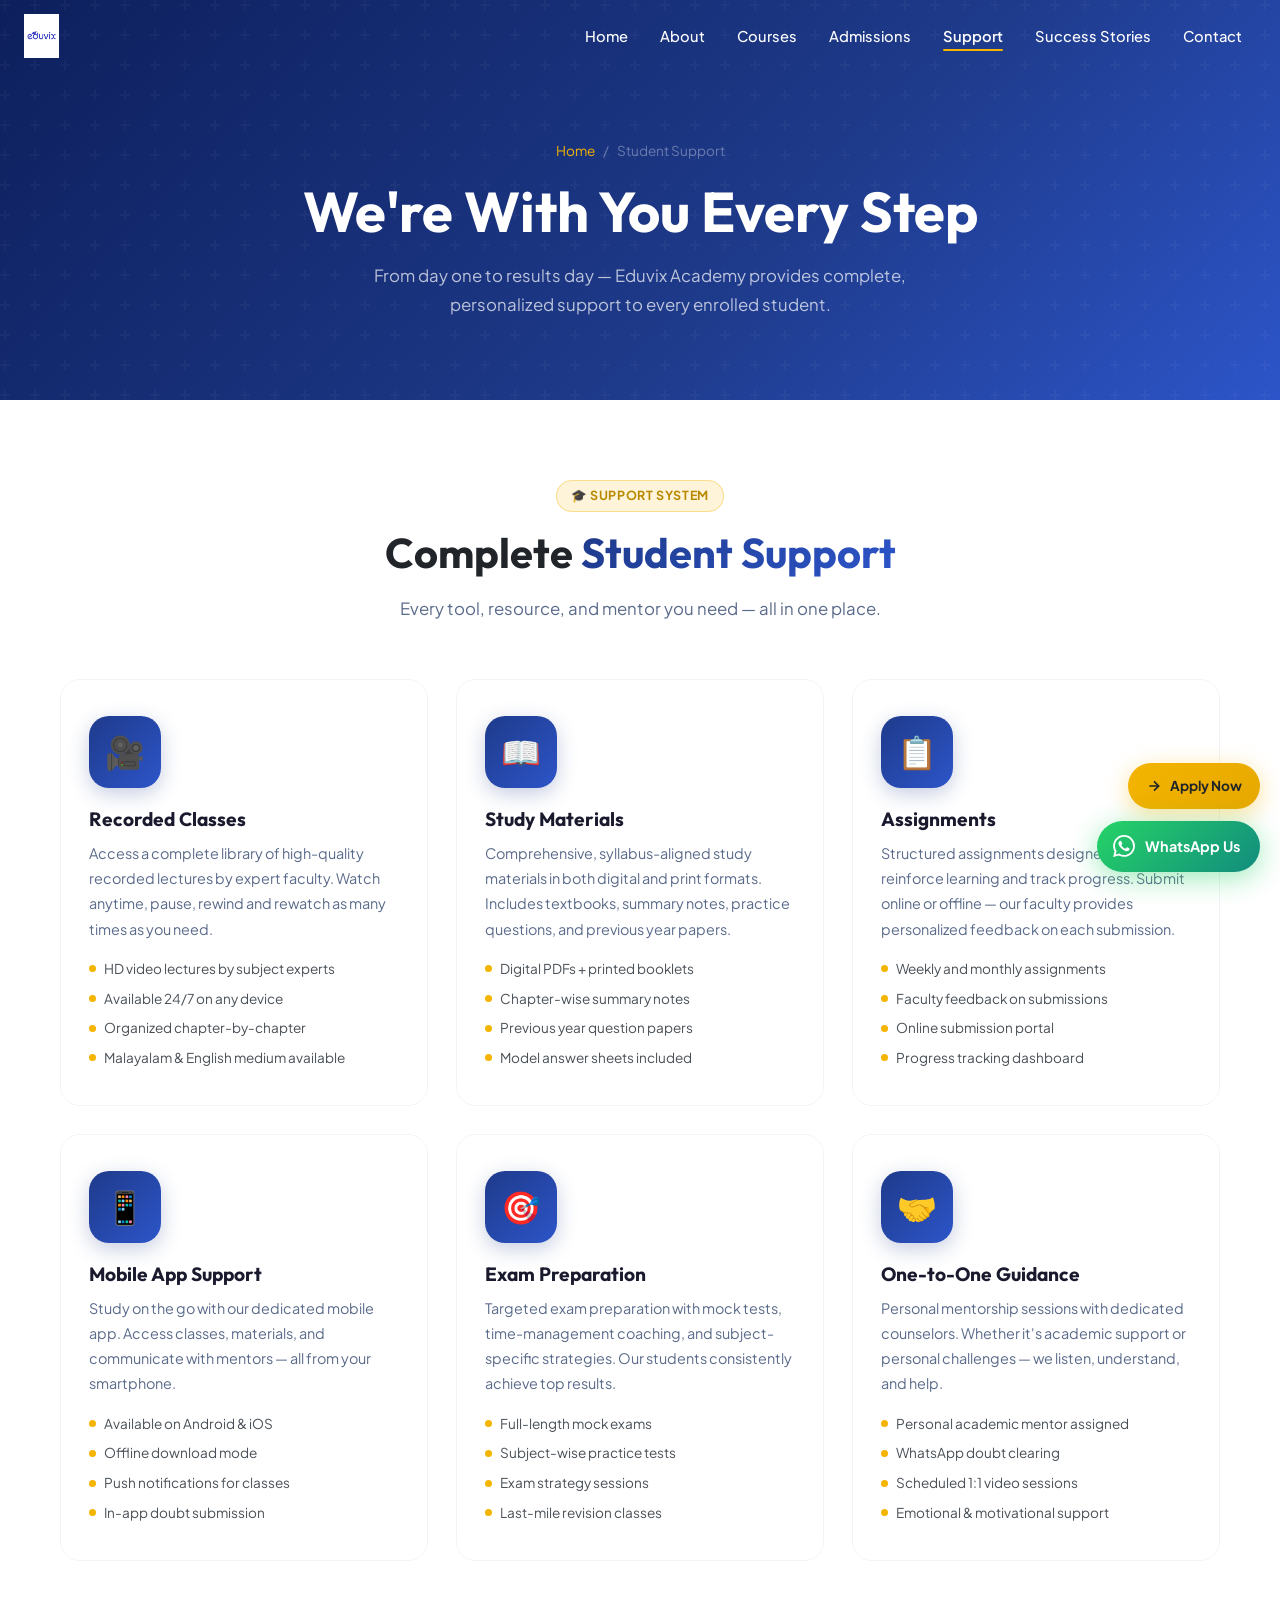
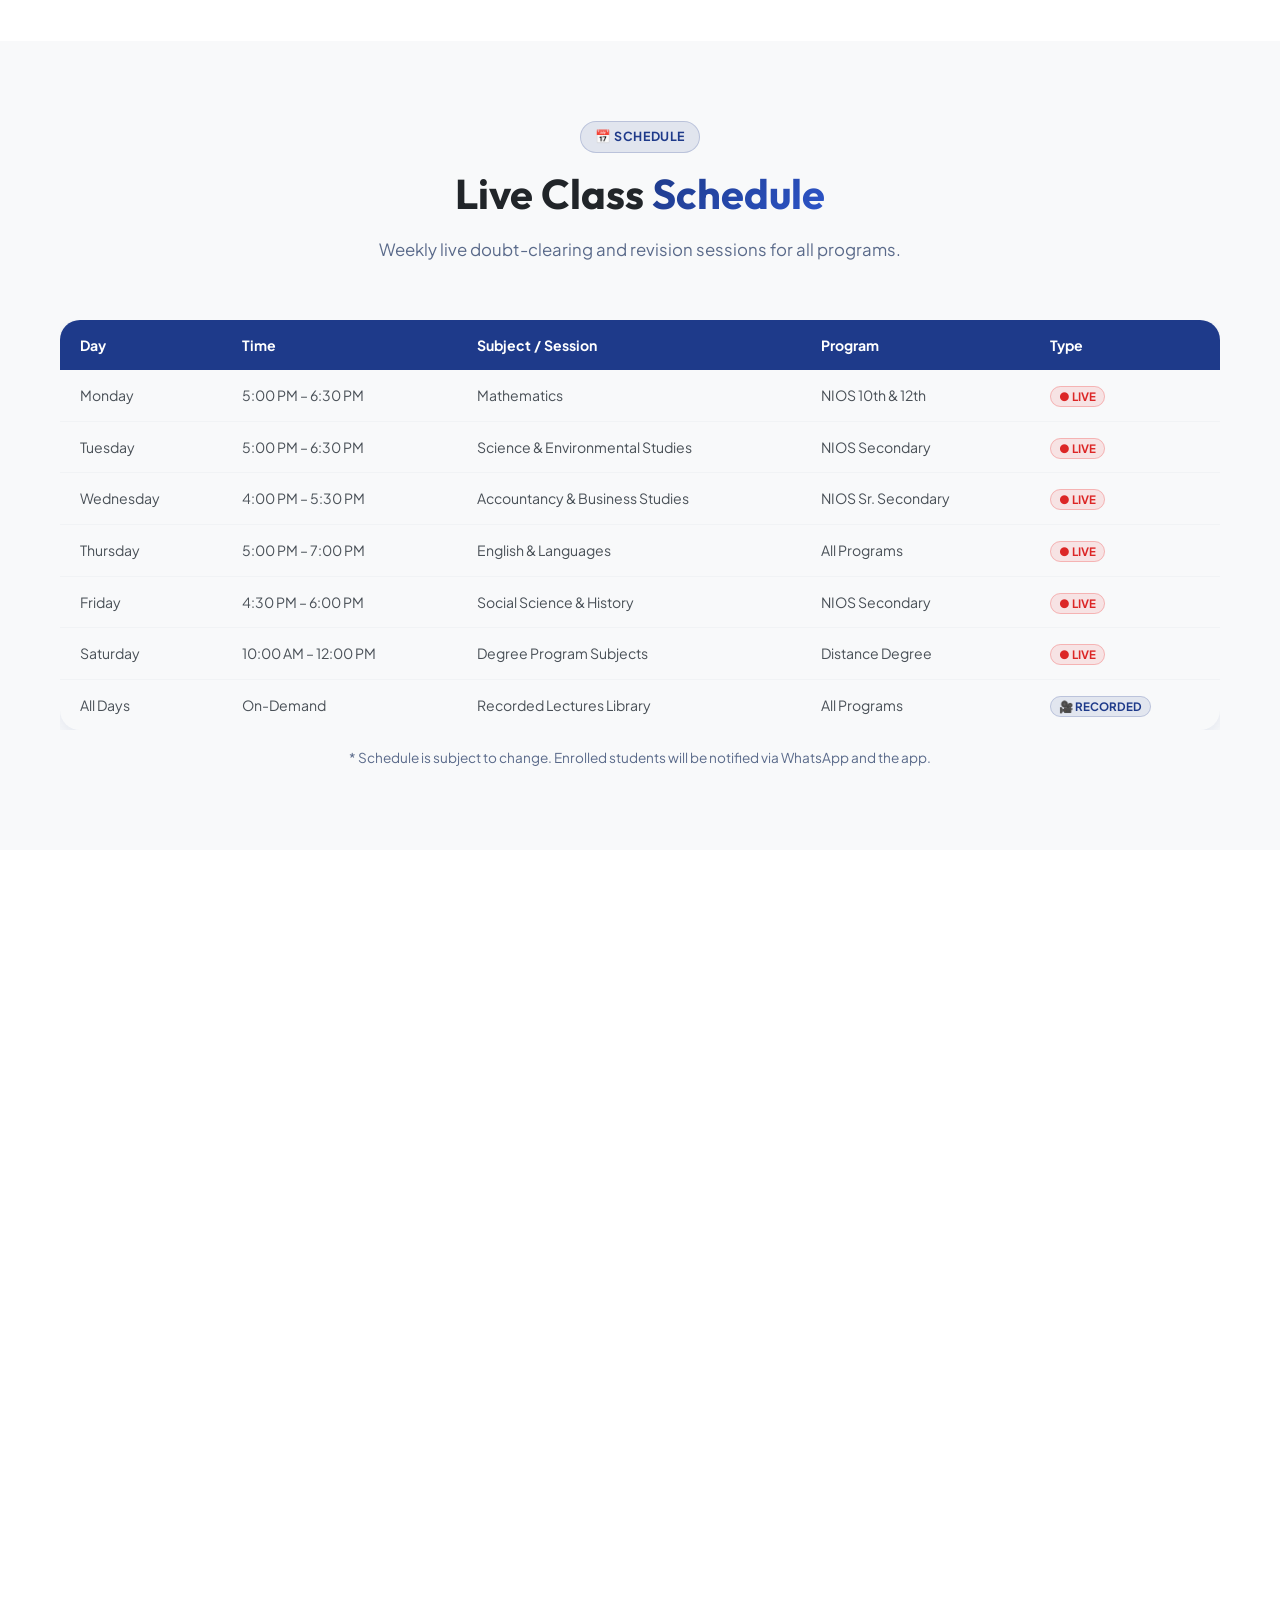
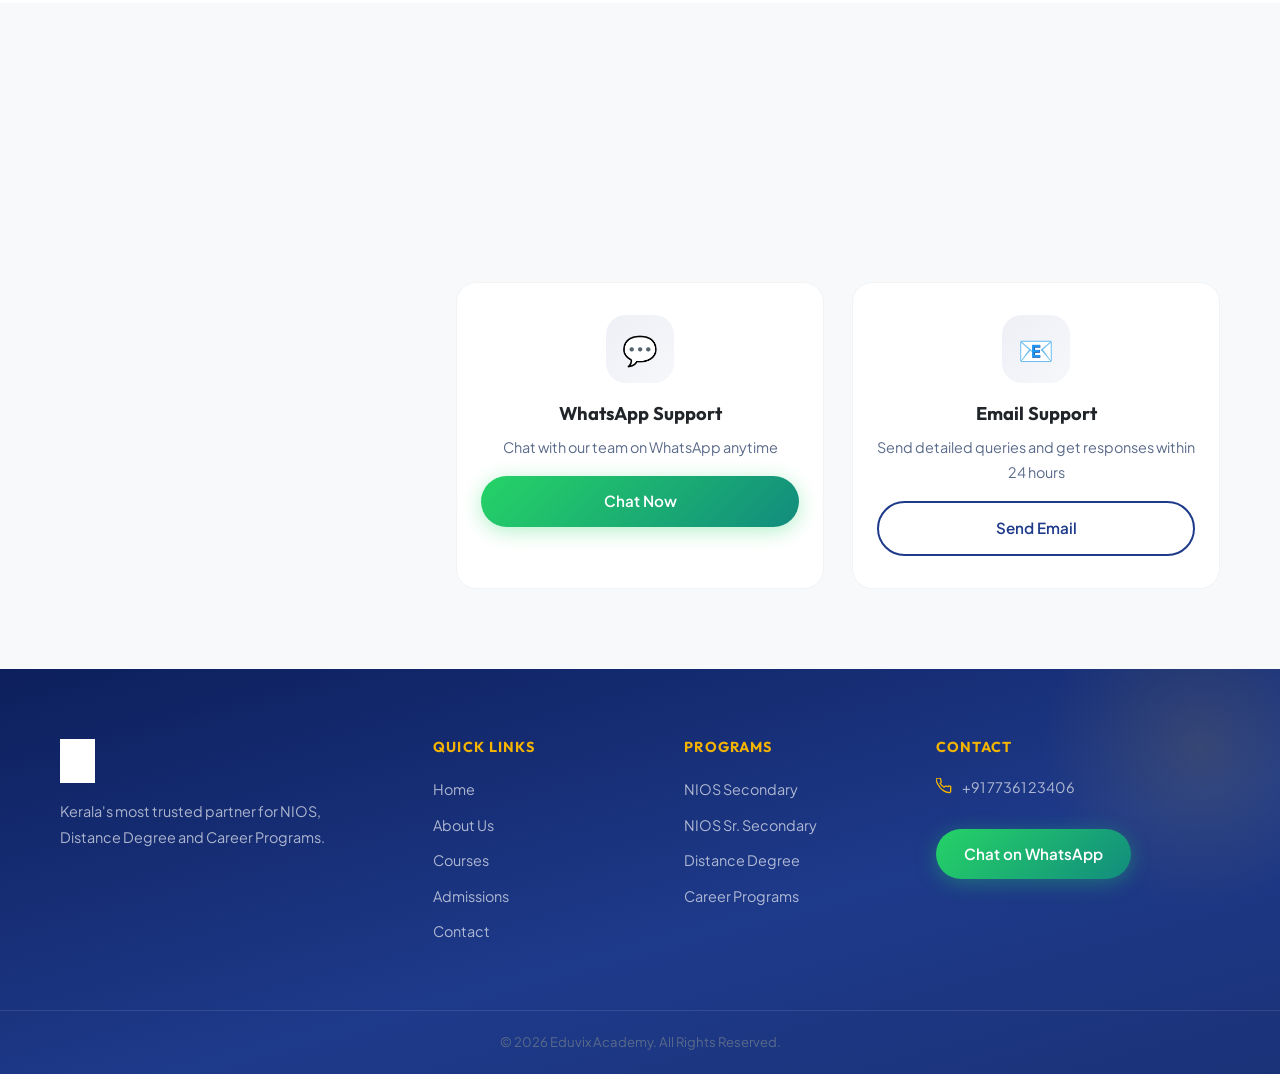
<file: support.html>
<!DOCTYPE html>
<html lang="en">
<head>
  <meta charset="UTF-8" />
  <meta name="viewport" content="width=device-width, initial-scale=1.0" />
  <title>Student Support — Eduvix Academy | Classes, Materials & Guidance</title>
  <meta name="description" content="Eduvix Academy provides recorded classes, study materials, assignment help, mobile app support, exam preparation, and one-to-one guidance for all enrolled students." />
  <link rel="icon" type="image/png" href="images/Logo eduvix.jpeg" />
  <link rel="stylesheet" href="css/style.css" />
  <style>
    .support-hero-cards { display: grid; grid-template-columns: repeat(3, 1fr); gap: 28px; }
    .app-section {
      background: linear-gradient(135deg, #0d1f5c, var(--primary), #2d55c9);
      border-radius: var(--radius-xl);
      padding: 60px 56px;
      display: grid;
      grid-template-columns: 1fr 1fr;
      gap: 56px;
      align-items: center;
      position: relative;
      overflow: hidden;
    }
    .app-section::before {
      content: '';
      position: absolute;
      top: -80px; right: -80px;
      width: 300px; height: 300px;
      background: radial-gradient(circle, rgba(244,180,0,.18), transparent 70%);
    }
    .app-section h2 { color: var(--white); }
    .app-section p { color: rgba(255,255,255,.72); }
    .app-feature { display: flex; gap: 12px; align-items: center; margin-bottom: 14px; }
    .app-feature::before { content: '✓'; color: var(--gold); font-weight: 900; font-size: 1.1rem; }
    .app-feature span { color: rgba(255,255,255,.8); font-size: .9rem; }
    .app-mockup {
      background: rgba(255,255,255,.08);
      border: 1.5px solid rgba(255,255,255,.15);
      border-radius: var(--radius-xl);
      padding: 32px;
      text-align: center;
      backdrop-filter: blur(10px);
    }
    .app-mockup .emoji { font-size: 4rem; margin-bottom: 12px; }
    .app-mockup h4 { color: var(--white); }
    .app-mockup p { color: rgba(255,255,255,.6); font-size:.85rem; }
    .app-store-btns { display: flex; gap: 12px; flex-direction: column; margin-top: 16px; }
    .app-btn {
      display: flex; align-items: center; gap: 10px;
      background: rgba(255,255,255,.12);
      border: 1.5px solid rgba(255,255,255,.25);
      border-radius: var(--radius);
      padding: 10px 16px;
      color: var(--white);
      font-size: .82rem;
      font-weight: 600;
      transition: all var(--transition);
    }
    .app-btn:hover { background: rgba(255,255,255,.22); }
    .schedule-table {
      width: 100%;
      border-collapse: collapse;
      border-radius: var(--radius-lg);
      overflow: hidden;
      box-shadow: var(--shadow);
    }
    .schedule-table th {
      background: var(--primary);
      color: var(--white);
      padding: 14px 20px;
      text-align: left;
      font-size: .88rem;
    }
    .schedule-table td {
      padding: 14px 20px;
      border-bottom: 1px solid var(--gray-100);
      font-size: .88rem;
      color: var(--gray-700);
    }
    .schedule-table tr:last-child td { border-bottom: none; }
    .schedule-table tr:nth-child(even) td { background: var(--gray-50); }
    .badge-live { background: rgba(239,68,68,.12); color:#dc2626; border:1px solid rgba(239,68,68,.3); padding:2px 8px; border-radius:var(--radius-full); font-size:.72rem; font-weight:700; }
    .badge-recorded { background: rgba(30,58,138,.1); color:var(--primary); border:1px solid rgba(30,58,138,.2); padding:2px 8px; border-radius:var(--radius-full); font-size:.72rem; font-weight:700; }
    @media(max-width:1024px) { .app-section { grid-template-columns: 1fr; padding: 40px 28px; } .support-hero-cards { grid-template-columns: 1fr 1fr; } }
    @media(max-width:768px) { .support-hero-cards { grid-template-columns: 1fr; } }
  </style>
</head>
<body>

  <nav class="navbar scrolled" id="navbar">
    <div class="navbar-inner">
      <a href="index.html" class="logo"><img src="images/Logo eduvix.jpeg" alt="Eduvix Academy Logo" /></a>
      <ul class="nav-links">
        <li><a href="index.html"      class="nav-link">Home</a></li>
        <li><a href="about.html"      class="nav-link">About</a></li>
        <li><a href="courses.html"    class="nav-link">Courses</a></li>
        <li><a href="admissions.html" class="nav-link">Admissions</a></li>
        <li><a href="support.html"    class="nav-link active">Support</a></li>
        <li><a href="success-stories.html" class="nav-link">Success Stories</a></li>
        <li><a href="contact.html"    class="nav-link">Contact</a></li>
      </ul>
      <a href="admissions.html" class="btn btn-gold btn-sm nav-cta">Apply Now</a>
      <button class="hamburger" id="hamburger" aria-label="Toggle menu" aria-expanded="false"><span></span><span></span><span></span></button>
    </div>
    <div class="mobile-menu" id="mobileMenu">
      <a href="index.html" class="nav-link">Home</a><a href="about.html" class="nav-link">About</a>
      <a href="courses.html" class="nav-link">Courses</a><a href="admissions.html" class="nav-link">Admissions</a>
      <a href="support.html" class="nav-link">Support</a><a href="success-stories.html" class="nav-link">Success Stories</a>
      <a href="contact.html" class="nav-link">Contact</a>
      <a href="admissions.html" class="btn btn-primary">Apply Now</a>
    </div>
  </nav>

  <section class="page-hero">
    <div class="container">
      <div class="breadcrumb"><a href="index.html">Home</a><span>/</span><span>Student Support</span></div>
      <h1>We're With You Every Step</h1>
      <p>From day one to results day — Eduvix Academy provides complete, personalized support to every enrolled student.</p>
    </div>
  </section>

  <!-- SUPPORT CARDS GRID -->
  <section class="section">
    <div class="container">
      <div class="section-header reveal">
        <span class="badge badge-gold">🎓 Support System</span>
        <h2>Complete <span class="gradient-text">Student Support</span></h2>
        <p>Every tool, resource, and mentor you need — all in one place.</p>
      </div>
      <div class="support-hero-cards">

        <div class="support-card reveal">
          <div class="support-card-inner">
            <div class="support-icon-wrap">🎥</div>
            <h3>Recorded Classes</h3>
            <p>Access a complete library of high-quality recorded lectures by expert faculty. Watch anytime, pause, rewind and rewatch as many times as you need.</p>
            <div class="support-features">
              <div class="support-feature">HD video lectures by subject experts</div>
              <div class="support-feature">Available 24/7 on any device</div>
              <div class="support-feature">Organized chapter-by-chapter</div>
              <div class="support-feature">Malayalam & English medium available</div>
            </div>
          </div>
        </div>

        <div class="support-card reveal" data-delay="80">
          <div class="support-card-inner">
            <div class="support-icon-wrap">📖</div>
            <h3>Study Materials</h3>
            <p>Comprehensive, syllabus-aligned study materials in both digital and print formats. Includes textbooks, summary notes, practice questions, and previous year papers.</p>
            <div class="support-features">
              <div class="support-feature">Digital PDFs + printed booklets</div>
              <div class="support-feature">Chapter-wise summary notes</div>
              <div class="support-feature">Previous year question papers</div>
              <div class="support-feature">Model answer sheets included</div>
            </div>
          </div>
        </div>

        <div class="support-card reveal" data-delay="160">
          <div class="support-card-inner">
            <div class="support-icon-wrap">📋</div>
            <h3>Assignments</h3>
            <p>Structured assignments designed to reinforce learning and track progress. Submit online or offline — our faculty provides personalized feedback on each submission.</p>
            <div class="support-features">
              <div class="support-feature">Weekly and monthly assignments</div>
              <div class="support-feature">Faculty feedback on submissions</div>
              <div class="support-feature">Online submission portal</div>
              <div class="support-feature">Progress tracking dashboard</div>
            </div>
          </div>
        </div>

        <div class="support-card reveal" data-delay="240">
          <div class="support-card-inner">
            <div class="support-icon-wrap">📱</div>
            <h3>Mobile App Support</h3>
            <p>Study on the go with our dedicated mobile app. Access classes, materials, and communicate with mentors — all from your smartphone.</p>
            <div class="support-features">
              <div class="support-feature">Available on Android & iOS</div>
              <div class="support-feature">Offline download mode</div>
              <div class="support-feature">Push notifications for classes</div>
              <div class="support-feature">In-app doubt submission</div>
            </div>
          </div>
        </div>

        <div class="support-card reveal" data-delay="320">
          <div class="support-card-inner">
            <div class="support-icon-wrap">🎯</div>
            <h3>Exam Preparation</h3>
            <p>Targeted exam preparation with mock tests, time-management coaching, and subject-specific strategies. Our students consistently achieve top results.</p>
            <div class="support-features">
              <div class="support-feature">Full-length mock exams</div>
              <div class="support-feature">Subject-wise practice tests</div>
              <div class="support-feature">Exam strategy sessions</div>
              <div class="support-feature">Last-mile revision classes</div>
            </div>
          </div>
        </div>

        <div class="support-card reveal" data-delay="400">
          <div class="support-card-inner">
            <div class="support-icon-wrap">🤝</div>
            <h3>One-to-One Guidance</h3>
            <p>Personal mentorship sessions with dedicated counselors. Whether it's academic support or personal challenges — we listen, understand, and help.</p>
            <div class="support-features">
              <div class="support-feature">Personal academic mentor assigned</div>
              <div class="support-feature">WhatsApp doubt clearing</div>
              <div class="support-feature">Scheduled 1:1 video sessions</div>
              <div class="support-feature">Emotional & motivational support</div>
            </div>
          </div>
        </div>

      </div>
    </div>
  </section>

  <!-- CLASS SCHEDULE -->
  <section class="section" style="background:var(--gray-50);">
    <div class="container">
      <div class="section-header reveal">
        <span class="badge badge-primary">📅 Schedule</span>
        <h2>Live Class <span class="gradient-text">Schedule</span></h2>
        <p>Weekly live doubt-clearing and revision sessions for all programs.</p>
      </div>
      <div class="reveal" style="overflow-x:auto;">
        <table class="schedule-table">
          <thead>
            <tr>
              <th>Day</th>
              <th>Time</th>
              <th>Subject / Session</th>
              <th>Program</th>
              <th>Type</th>
            </tr>
          </thead>
          <tbody>
            <tr><td>Monday</td><td>5:00 PM – 6:30 PM</td><td>Mathematics</td><td>NIOS 10th & 12th</td><td><span class="badge-live">● LIVE</span></td></tr>
            <tr><td>Tuesday</td><td>5:00 PM – 6:30 PM</td><td>Science &amp; Environmental Studies</td><td>NIOS Secondary</td><td><span class="badge-live">● LIVE</span></td></tr>
            <tr><td>Wednesday</td><td>4:00 PM – 5:30 PM</td><td>Accountancy &amp; Business Studies</td><td>NIOS Sr. Secondary</td><td><span class="badge-live">● LIVE</span></td></tr>
            <tr><td>Thursday</td><td>5:00 PM – 7:00 PM</td><td>English &amp; Languages</td><td>All Programs</td><td><span class="badge-live">● LIVE</span></td></tr>
            <tr><td>Friday</td><td>4:30 PM – 6:00 PM</td><td>Social Science &amp; History</td><td>NIOS Secondary</td><td><span class="badge-live">● LIVE</span></td></tr>
            <tr><td>Saturday</td><td>10:00 AM – 12:00 PM</td><td>Degree Program Subjects</td><td>Distance Degree</td><td><span class="badge-live">● LIVE</span></td></tr>
            <tr><td>All Days</td><td>On-Demand</td><td>Recorded Lectures Library</td><td>All Programs</td><td><span class="badge-recorded">🎥 RECORDED</span></td></tr>
          </tbody>
        </table>
      </div>
      <p style="text-align:center;font-size:.85rem;margin-top:16px;color:var(--text-muted);">* Schedule is subject to change. Enrolled students will be notified via WhatsApp and the app.</p>
    </div>
  </section>

  <!-- APP SECTION -->
  <section class="section">
    <div class="container">
      <div class="app-section reveal">
        <div>
          <span class="badge badge-gold" style="margin-bottom:20px;">📱 Mobile App</span>
          <h2 style="margin-bottom:16px;">Learn Anytime, <span style="color:var(--gold)">Anywhere</span></h2>
          <p style="margin-bottom:24px;">Our mobile app puts your entire education in your pocket. Access classes, materials, assignments and support — on the go.</p>
          <div class="app-feature"><span>Live &amp; recorded class access</span></div>
          <div class="app-feature"><span>Offline download for no-internet areas</span></div>
          <div class="app-feature"><span>Real-time WhatsApp integration</span></div>
          <div class="app-feature"><span>Assignment submission &amp; tracking</span></div>
          <div class="app-feature"><span>Exam schedule &amp; reminders</span></div>
          <div style="margin-top:28px;">
            <a href="https://wa.me/917736123406?text=I%20want%20to%20download%20the%20Eduvix%20app." class="btn btn-gold" target="_blank">
              Get App Access via WhatsApp
            </a>
          </div>
        </div>
        <div class="app-mockup">
          <div class="emoji">📱</div>
          <h4>Eduvix Student App</h4>
          <p style="margin-top:8px;">Complete learning platform in your hands</p>
          <div class="app-store-btns">
            <a href="#" class="app-btn">
              <svg width="20" height="20" viewBox="0 0 24 24" fill="currentColor"><path d="M12 2C6.477 2 2 6.477 2 12s4.477 10 10 10 10-4.477 10-10S17.523 2 12 2zm4.5 14.424l-1.042 1.066-3.458-3.39-3.458 3.39-1.042-1.066 3.458-3.39L7.5 9.643l1.042-1.066 3.458 3.39 3.458-3.39 1.042 1.066-3.458 3.39 3.458 3.391z"/></svg>
              Download on Play Store
            </a>
            <a href="#" class="app-btn">
              <svg width="20" height="20" viewBox="0 0 24 24" fill="currentColor"><path d="M18.71 19.5c-.83 1.24-1.71 2.45-3.05 2.47-1.34.03-1.77-.79-3.29-.79-1.53 0-2 .77-3.27.82-1.31.05-2.3-1.32-3.14-2.53C4.25 17 2.94 12.45 4.7 9.39c.87-1.52 2.43-2.48 4.12-2.51 1.28-.02 2.5.87 3.29.87.78 0 2.26-1.07 3.8-.91.65.03 2.47.26 3.64 1.98-.09.06-2.17 1.28-2.15 3.81.03 3.02 2.65 4.03 2.68 4.04-.03.07-.42 1.44-1.38 2.83M13 3.5c.73-.83 1.94-1.46 2.94-1.5.13 1.17-.34 2.35-1.04 3.19-.69.85-1.83 1.51-2.95 1.42-.15-1.15.41-2.35 1.05-3.11z"/></svg>
              Download on App Store
            </a>
          </div>
        </div>
      </div>
    </div>
  </section>

  <!-- HELPLINE -->
  <section class="section" style="background:var(--gray-50);">
    <div class="container">
      <div class="section-header reveal">
        <span class="badge badge-gold">💬 Helpline</span>
        <h2>Need <span class="gradient-text">Help Right Now?</span></h2>
        <p>Our support team is available 7 days a week to answer your questions.</p>
      </div>
      <div class="grid-3">
        <div class="feature-card reveal" style="text-align:center;">
          <div class="feature-icon">📞</div>
          <h4>Phone Support</h4>
          <p>Call us directly for immediate assistance</p>
          <a href="tel:+917736123406" class="btn btn-outline-primary" style="margin-top:16px;width:100%;justify-content:center;">+91 77361 23406</a>
        </div>
        <div class="feature-card reveal" data-delay="80" style="text-align:center;">
          <div class="feature-icon">💬</div>
          <h4>WhatsApp Support</h4>
          <p>Chat with our team on WhatsApp anytime</p>
          <a href="https://wa.me/917736123406?text=Hi%20Eduvix%20Academy%2C%20I%20need%20support." class="btn btn-whatsapp" style="margin-top:16px;width:100%;justify-content:center;" target="_blank">Chat Now</a>
        </div>
        <div class="feature-card reveal" data-delay="160" style="text-align:center;">
          <div class="feature-icon">📧</div>
          <h4>Email Support</h4>
          <p>Send detailed queries and get responses within 24 hours</p>
          <a href="mailto:support@eduvixacademy.com" class="btn btn-outline-primary" style="margin-top:16px;width:100%;justify-content:center;">Send Email</a>
        </div>
      </div>
    </div>
  </section>

  <footer class="footer"><div class="container"><div class="footer-grid">
    <div class="footer-brand"><div class="logo"><img src="images/Logo eduvix.jpeg" alt="Eduvix Academy" style="height:44px;filter:brightness(0) invert(1);" /></div><p style="margin-top:12px;">Kerala's most trusted partner for NIOS, Distance Degree and Career Programs.</p></div>
    <div class="footer-col"><h4>Quick Links</h4><ul><li><a href="index.html">Home</a></li><li><a href="about.html">About Us</a></li><li><a href="courses.html">Courses</a></li><li><a href="admissions.html">Admissions</a></li><li><a href="contact.html">Contact</a></li></ul></div>
    <div class="footer-col"><h4>Programs</h4><ul><li><a href="courses.html">NIOS Secondary</a></li><li><a href="courses.html">NIOS Sr. Secondary</a></li><li><a href="courses.html">Distance Degree</a></li><li><a href="courses.html">Career Programs</a></li></ul></div>
    <div class="footer-col"><h4>Contact</h4><div class="footer-contact-item"><svg width="16" height="16" viewBox="0 0 24 24" fill="none" stroke="currentColor" stroke-width="2"><path d="M22 16.92v3a2 2 0 01-2.18 2 19.79 19.79 0 01-8.63-3.07A19.5 19.5 0 013.07 9.81a19.79 19.79 0 01-3.07-8.63A2 2 0 012 .18h3a2 2 0 012 1.72 12.84 12.84 0 00.7 2.81 2 2 0 01-.45 2.11L6.09 7.91a16 16 0 006 6l1.09-1.09a2 2 0 012.11-.45 12.84 12.84 0 002.81.7A2 2 0 0122 14.92z"/></svg><a href="tel:+917736123406" style="color:rgba(255,255,255,.65);">+91 77361 23406</a></div><a href="https://wa.me/917736123406" class="btn btn-whatsapp" style="margin-top:16px;" target="_blank">Chat on WhatsApp</a></div>
  </div></div><div class="footer-bottom"><div class="container"><p>© 2026 Eduvix Academy. All Rights Reserved.</p></div></div></footer>

  <div class="float-buttons">
    <a href="admissions.html" class="float-apply"><svg width="16" height="16" viewBox="0 0 24 24" fill="none" stroke="currentColor" stroke-width="2.5"><path d="M5 12h14M12 5l7 7-7 7"/></svg>Apply Now</a>
    <a href="https://wa.me/917736123406?text=Hi%20Eduvix%20Academy!" class="float-wa" target="_blank">
      <svg viewBox="0 0 24 24" fill="currentColor"><path d="M17.472 14.382c-.297-.149-1.758-.867-2.03-.967-.273-.099-.471-.148-.67.15-.197.297-.767.966-.94 1.164-.173.199-.347.223-.644.075-.297-.15-1.255-.463-2.39-1.475-.883-.788-1.48-1.761-1.653-2.059-.173-.297-.018-.458.13-.606.134-.133.298-.347.446-.52.149-.174.198-.298.298-.497.099-.198.05-.371-.025-.52-.075-.149-.669-1.612-.916-2.207-.242-.579-.487-.5-.669-.51-.173-.008-.371-.01-.57-.01-.198 0-.52.074-.792.372-.272.297-1.04 1.016-1.04 2.479 0 1.462 1.065 2.875 1.213 3.074.149.198 2.096 3.2 5.077 4.487.709.306 1.262.489 1.694.625.712.227 1.36.195 1.871.118.571-.085 1.758-.719 2.006-1.413.248-.694.248-1.289.173-1.413-.074-.124-.272-.198-.57-.347m-5.421 7.403h-.004a9.87 9.87 0 01-5.031-1.378l-.361-.214-3.741.982.998-3.648-.235-.374a9.86 9.86 0 01-1.51-5.26c.001-5.45 4.436-9.884 9.888-9.884 2.64 0 5.122 1.03 6.988 2.898a9.825 9.825 0 012.893 6.994c-.003 5.45-4.437 9.884-9.885 9.884m8.413-18.297A11.815 11.815 0 0012.05 0C5.495 0 .16 5.335.157 11.892c0 2.096.547 4.142 1.588 5.945L.057 24l6.305-1.654a11.882 11.882 0 005.683 1.448h.005c6.554 0 11.89-5.335 11.893-11.893a11.821 11.821 0 00-3.48-8.413z"/></svg>
      <span class="wa-label">WhatsApp Us</span>
    </a>
  </div>
  <button class="scroll-top" id="scrollTop"><svg width="20" height="20" viewBox="0 0 24 24" fill="none" stroke="currentColor" stroke-width="2.5"><path d="M18 15l-6-6-6 6"/></svg></button>
  <script src="js/main.js"></script>
</body>
</html>
</file>
<file: css/style.css>
/* ============================================================
   EDUVIX ACADEMY — Global Design System
   ============================================================ */

@import url('https://fonts.googleapis.com/css2?family=Plus+Jakarta+Sans:ital,wght@0,300;0,400;0,500;0,600;0,700;0,800;1,400&family=Outfit:wght@300;400;500;600;700;800;900&display=swap');

/* ---------- CSS Custom Properties ---------- */
:root {
  --primary:       #1E3A8A;
  --primary-dark:  #152a66;
  --primary-light: #2d55c9;
  --gold:          #F4B400;
  --gold-dark:     #d49e00;
  --gold-light:    #ffe066;
  --white:         #FFFFFF;
  --gray-50:       #F8F9FA;
  --gray-100:      #f1f3f5;
  --gray-200:      #e9ecef;
  --gray-300:      #dee2e6;
  --gray-400:      #ced4da;
  --gray-500:      #adb5bd;
  --gray-600:      #868e96;
  --gray-700:      #495057;
  --gray-800:      #343a40;
  --gray-900:      #212529;
  --text:          #1a1a2e;
  --text-muted:    #5a6a8a;
  --success:       #10b981;
  --warning:       #f59e0b;
  --danger:        #ef4444;

  --font-body:    'Plus Jakarta Sans', sans-serif;
  --font-heading: 'Outfit', sans-serif;

  --radius-sm:  6px;
  --radius:     12px;
  --radius-lg:  20px;
  --radius-xl:  32px;
  --radius-full: 9999px;

  --shadow-sm:  0 1px 3px rgba(0,0,0,.06), 0 1px 2px rgba(0,0,0,.04);
  --shadow:     0 4px 16px rgba(30,58,138,.10);
  --shadow-md:  0 8px 32px rgba(30,58,138,.14);
  --shadow-lg:  0 16px 48px rgba(30,58,138,.18);
  --shadow-xl:  0 24px 64px rgba(30,58,138,.22);

  --transition: .25s cubic-bezier(.4,0,.2,1);
  --transition-slow: .4s cubic-bezier(.4,0,.2,1);
}

/* ---------- Reset ---------- */
*, *::before, *::after { box-sizing: border-box; margin: 0; padding: 0; }
html { scroll-behavior: smooth; font-size: 16px; }
body {
  font-family: var(--font-body);
  color: var(--text);
  background: var(--white);
  line-height: 1.6;
  overflow-x: hidden;
}
img, video { max-width: 100%; display: block; }
a { text-decoration: none; color: inherit; }
ul { list-style: none; }
button { cursor: pointer; border: none; background: none; font-family: inherit; }

/* ---------- Typography ---------- */
h1, h2, h3, h4, h5, h6 {
  font-family: var(--font-heading);
  line-height: 1.2;
  font-weight: 700;
}
h1 { font-size: clamp(2rem, 5vw, 3.5rem); }
h2 { font-size: clamp(1.6rem, 4vw, 2.6rem); }
h3 { font-size: clamp(1.2rem, 3vw, 1.7rem); }
h4 { font-size: 1.15rem; }

p { color: var(--text-muted); line-height: 1.75; }

/* ---------- Layout ---------- */
.container {
  width: 100%;
  max-width: 1200px;
  margin: 0 auto;
  padding: 0 20px;
}

.section {
  padding: 80px 0;
}

.section--sm { padding: 50px 0; }

/* ---------- Buttons ---------- */
.btn {
  display: inline-flex;
  align-items: center;
  gap: 8px;
  padding: 13px 28px;
  border-radius: var(--radius-full);
  font-size: .95rem;
  font-weight: 600;
  font-family: var(--font-body);
  transition: all var(--transition);
  white-space: nowrap;
  position: relative;
  overflow: hidden;
}

.btn::after {
  content: '';
  position: absolute;
  inset: 0;
  background: rgba(255,255,255,.15);
  transform: translateX(-100%);
  transition: transform var(--transition);
}
.btn:hover::after { transform: translateX(0); }

.btn-primary {
  background: var(--primary);
  color: var(--white);
  box-shadow: 0 4px 20px rgba(30,58,138,.3);
}
.btn-primary:hover {
  background: var(--primary-dark);
  transform: translateY(-2px);
  box-shadow: 0 8px 28px rgba(30,58,138,.4);
}

.btn-gold {
  background: linear-gradient(135deg, var(--gold), var(--gold-dark));
  color: var(--gray-900);
  box-shadow: 0 4px 20px rgba(244,180,0,.35);
}
.btn-gold:hover {
  transform: translateY(-2px);
  box-shadow: 0 8px 28px rgba(244,180,0,.45);
}

.btn-outline {
  background: transparent;
  color: var(--white);
  border: 2px solid rgba(255,255,255,.6);
  backdrop-filter: blur(8px);
}
.btn-outline:hover {
  background: rgba(255,255,255,.15);
  border-color: var(--white);
  transform: translateY(-2px);
}

.btn-outline-primary {
  background: transparent;
  color: var(--primary);
  border: 2px solid var(--primary);
}
.btn-outline-primary:hover {
  background: var(--primary);
  color: var(--white);
  transform: translateY(-2px);
}

.btn-whatsapp {
  background: linear-gradient(135deg, #25D366, #128C7E);
  color: var(--white);
  box-shadow: 0 4px 20px rgba(37,211,102,.35);
}
.btn-whatsapp:hover {
  transform: translateY(-2px);
  box-shadow: 0 8px 28px rgba(37,211,102,.45);
}

.btn-lg {
  padding: 16px 36px;
  font-size: 1.05rem;
}

.btn-sm {
  padding: 9px 20px;
  font-size: .875rem;
}

/* ---------- Badge ---------- */
.badge {
  display: inline-flex;
  align-items: center;
  gap: 6px;
  padding: 5px 14px;
  border-radius: var(--radius-full);
  font-size: .78rem;
  font-weight: 700;
  letter-spacing: .05em;
  text-transform: uppercase;
}
.badge-gold {
  background: rgba(244,180,0,.15);
  color: #b88900;
  border: 1.5px solid rgba(244,180,0,.35);
}
.badge-primary {
  background: rgba(30,58,138,.1);
  color: var(--primary);
  border: 1.5px solid rgba(30,58,138,.2);
}
.badge-success {
  background: rgba(16,185,129,.1);
  color: #059669;
  border: 1.5px solid rgba(16,185,129,.25);
}

/* ---------- Section Headers ---------- */
.section-header {
  text-align: center;
  max-width: 680px;
  margin: 0 auto 56px;
}
.section-header .badge { margin-bottom: 16px; }
.section-header h2 { margin-bottom: 16px; color: var(--gray-900); }
.section-header p { font-size: 1.05rem; }

/* ---------- Cards ---------- */
.card {
  background: var(--white);
  border-radius: var(--radius-lg);
  border: 1.5px solid var(--gray-100);
  box-shadow: var(--shadow);
  transition: all var(--transition-slow);
  overflow: hidden;
}
.card:hover {
  box-shadow: var(--shadow-md);
  transform: translateY(-6px);
  border-color: rgba(30,58,138,.15);
}

/* ---------- Grid ---------- */
.grid-3 { display: grid; grid-template-columns: repeat(3, 1fr); gap: 28px; }
.grid-2 { display: grid; grid-template-columns: repeat(2, 1fr); gap: 28px; }
.grid-4 { display: grid; grid-template-columns: repeat(4, 1fr); gap: 24px; }

/* ---------- Gradient Text ---------- */
.gradient-text {
  background: linear-gradient(135deg, var(--primary), var(--primary-light));
  -webkit-background-clip: text;
  -webkit-text-fill-color: transparent;
  background-clip: text;
}
.gradient-text-gold {
  background: linear-gradient(135deg, #e6a800, var(--gold));
  -webkit-background-clip: text;
  -webkit-text-fill-color: transparent;
  background-clip: text;
}

/* ============================================================
   NAVBAR
   ============================================================ */
.navbar {
  position: fixed;
  top: 0; left: 0; right: 0;
  z-index: 1000;
  transition: all var(--transition);
}

.navbar-inner {
  display: flex;
  align-items: center;
  justify-content: space-between;
  height: 72px;
  padding: 0 24px;
  max-width: 1280px;
  margin: 0 auto;
}

.navbar.scrolled {
  background: rgba(255,255,255,.96);
  backdrop-filter: blur(20px);
  box-shadow: 0 2px 20px rgba(0,0,0,.08);
}

.navbar.transparent .nav-link { color: var(--white); }
.navbar.transparent .logo-text { color: var(--white); }
.navbar.transparent .nav-cta { display: none; }

.navbar.scrolled .nav-link { color: var(--gray-700); }
.navbar.scrolled .logo-text { color: var(--primary); }
.navbar.scrolled .hamburger span { background: var(--gray-800); }

.logo {
  display: flex;
  align-items: center;
  gap: 10px;
}
.logo img {
  height: 44px;
  width: auto;
}
.logo-text {
  font-family: var(--font-heading);
  font-size: 1.25rem;
  font-weight: 800;
  color: var(--primary);
  transition: color var(--transition);
}

.nav-links {
  display: flex;
  align-items: center;
  gap: 4px;
}

.nav-link {
  padding: 8px 14px;
  border-radius: var(--radius-sm);
  font-size: .92rem;
  font-weight: 500;
  color: var(--gray-700);
  transition: all var(--transition);
  position: relative;
}
.nav-link::after {
  content: '';
  position: absolute;
  bottom: 2px; left: 50%; right: 50%;
  height: 2px;
  background: var(--gold);
  border-radius: var(--radius-full);
  transition: all var(--transition);
}
.nav-link:hover::after, .nav-link.active::after { left: 14px; right: 14px; }
.nav-link:hover { color: var(--primary); }
.nav-link.active { color: var(--primary); font-weight: 600; }

.nav-cta { margin-left: 12px; }

.hamburger {
  display: none;
  flex-direction: column;
  gap: 5px;
  padding: 8px;
  cursor: pointer;
}
.hamburger span {
  display: block;
  width: 26px;
  height: 2.5px;
  background: var(--white);
  border-radius: var(--radius-full);
  transition: all var(--transition);
}
.hamburger.open span:nth-child(1) { transform: translateY(7.5px) rotate(45deg); }
.hamburger.open span:nth-child(2) { opacity: 0; transform: scaleX(0); }
.hamburger.open span:nth-child(3) { transform: translateY(-7.5px) rotate(-45deg); }

/* Mobile Nav */
.mobile-menu {
  display: none;
  flex-direction: column;
  background: var(--white);
  padding: 16px 20px 24px;
  border-top: 1px solid var(--gray-100);
  box-shadow: var(--shadow-md);
}
.mobile-menu.open { display: flex; }
.mobile-menu .nav-link {
  color: var(--gray-800);
  padding: 12px 8px;
  border-bottom: 1px solid var(--gray-100);
  font-size: 1rem;
}
.mobile-menu .nav-link:last-of-type { border-bottom: none; }
.mobile-menu .btn { margin-top: 16px; justify-content: center; }

/* ============================================================
   FLOATING BUTTONS
   ============================================================ */
.float-buttons {
  position: fixed;
  bottom: 28px;
  right: 20px;
  z-index: 999;
  display: flex;
  flex-direction: column;
  align-items: flex-end;
  gap: 12px;
}

.float-wa {
  display: flex;
  align-items: center;
  gap: 10px;
  background: linear-gradient(135deg, #25D366, #128C7E);
  color: var(--white);
  padding: 14px 20px 14px 16px;
  border-radius: var(--radius-full);
  font-weight: 700;
  font-size: .9rem;
  box-shadow: 0 6px 28px rgba(37,211,102,.45);
  transition: all var(--transition);
  animation: pulse-wa 2.5s infinite;
}
.float-wa:hover {
  transform: scale(1.06) translateY(-2px);
  box-shadow: 0 10px 36px rgba(37,211,102,.55);
}
.float-wa svg { width: 22px; height: 22px; flex-shrink: 0; }

.float-apply {
  display: flex;
  align-items: center;
  gap: 8px;
  background: linear-gradient(135deg, var(--gold), #e6a800);
  color: var(--gray-900);
  padding: 12px 18px;
  border-radius: var(--radius-full);
  font-weight: 700;
  font-size: .85rem;
  box-shadow: 0 6px 24px rgba(244,180,0,.4);
  transition: all var(--transition);
}
.float-apply:hover { transform: scale(1.06) translateY(-2px); }

@keyframes pulse-wa {
  0%,100% { box-shadow: 0 6px 28px rgba(37,211,102,.45); }
  50% { box-shadow: 0 6px 40px rgba(37,211,102,.65), 0 0 0 8px rgba(37,211,102,.12); }
}

/* ============================================================
   FOOTER
   ============================================================ */
.footer {
  background: linear-gradient(165deg, #0d1f5c 0%, #1E3A8A 60%, #1a3278 100%);
  color: rgba(255,255,255,.85);
  padding: 70px 0 0;
  position: relative;
  overflow: hidden;
}
.footer::before {
  content: '';
  position: absolute;
  top: -80px; right: -80px;
  width: 320px; height: 320px;
  background: radial-gradient(circle, rgba(244,180,0,.12), transparent 70%);
  pointer-events: none;
}

.footer-grid {
  display: grid;
  grid-template-columns: 1.6fr 1fr 1fr 1.4fr;
  gap: 48px;
  padding-bottom: 56px;
}

.footer-brand .logo { margin-bottom: 16px; }
.footer-brand .logo-text { color: var(--white); }
.footer-brand p { font-size: .9rem; line-height: 1.8; color: rgba(255,255,255,.65); max-width: 300px; }

.footer-socials {
  display: flex;
  gap: 10px;
  margin-top: 20px;
}
.social-icon {
  width: 38px; height: 38px;
  border-radius: var(--radius-sm);
  background: rgba(255,255,255,.1);
  display: flex; align-items: center; justify-content: center;
  transition: all var(--transition);
  color: rgba(255,255,255,.7);
  font-size: 1.1rem;
}
.social-icon:hover {
  background: var(--gold);
  color: var(--gray-900);
  transform: translateY(-3px);
}

.footer-col h4 {
  font-size: .9rem;
  font-weight: 700;
  letter-spacing: .08em;
  text-transform: uppercase;
  color: var(--gold);
  margin-bottom: 20px;
}
.footer-col ul li { margin-bottom: 10px; }
.footer-col ul li a {
  color: rgba(255,255,255,.65);
  font-size: .9rem;
  transition: all var(--transition);
}
.footer-col ul li a:hover { color: var(--white); padding-left: 4px; }

.footer-contact-item {
  display: flex;
  gap: 10px;
  align-items: flex-start;
  margin-bottom: 14px;
  font-size: .9rem;
  color: rgba(255,255,255,.65);
}
.footer-contact-item svg { flex-shrink: 0; margin-top: 2px; color: var(--gold); }

.footer-bottom {
  border-top: 1px solid rgba(255,255,255,.1);
  padding: 20px 0;
  text-align: center;
  font-size: .82rem;
  color: rgba(255,255,255,.4);
}

/* ============================================================
   HERO (HOME)
   ============================================================ */
.hero {
  min-height: 100vh;
  background: linear-gradient(135deg, #0d1f5c 0%, #1E3A8A 45%, #2a4fb0 75%, #1a3a8f 100%);
  display: flex;
  align-items: center;
  position: relative;
  overflow: hidden;
  padding: 120px 0 80px;
}

.hero-bg-shapes {
  position: absolute;
  inset: 0;
  pointer-events: none;
  overflow: hidden;
}
.hero-bg-shapes .shape {
  position: absolute;
  border-radius: 50%;
  opacity: .08;
}
.shape-1 { width: 600px; height: 600px; background: var(--gold); top: -200px; right: -100px; }
.shape-2 { width: 400px; height: 400px; background: var(--white); bottom: -150px; left: -100px; }
.shape-3 { width: 200px; height: 200px; background: var(--gold); bottom: 80px; right: 200px; opacity: .12; }

.hero-grid {
  display: grid;
  grid-template-columns: 1fr 1fr;
  align-items: center;
  gap: 60px;
}

.hero-content { color: var(--white); }
.hero-badge {
  display: inline-flex;
  align-items: center;
  gap: 8px;
  background: rgba(244,180,0,.15);
  border: 1.5px solid rgba(244,180,0,.4);
  padding: 6px 16px;
  border-radius: var(--radius-full);
  font-size: .8rem;
  font-weight: 700;
  color: var(--gold);
  letter-spacing: .06em;
  text-transform: uppercase;
  margin-bottom: 24px;
  animation: fadeInDown .6s ease;
}
.hero-badge .dot {
  width: 7px; height: 7px;
  border-radius: 50%;
  background: var(--gold);
  animation: blink 1.4s infinite;
}
@keyframes blink { 0%,100% { opacity: 1; } 50% { opacity: .3; } }

.hero h1 {
  margin-bottom: 8px;
  animation: fadeInUp .7s ease .1s both;
  color: var(--white);
}
.hero h1 .gold { color: var(--gold); }
.hero-tagline {
  font-size: 1.25rem;
  color: rgba(255,255,255,.75);
  margin-bottom: 16px;
  font-weight: 300;
  letter-spacing: .02em;
  animation: fadeInUp .7s ease .15s both;
}
.hero-sub {
  font-size: 1rem;
  color: rgba(255,255,255,.65);
  max-width: 520px;
  margin-bottom: 36px;
  animation: fadeInUp .7s ease .2s both;
}

.hero-actions {
  display: flex;
  flex-wrap: wrap;
  gap: 14px;
  margin-bottom: 48px;
  animation: fadeInUp .7s ease .25s both;
}

.hero-stats {
  display: flex;
  gap: 36px;
  animation: fadeInUp .7s ease .3s both;
}
.hero-stat .num {
  font-family: var(--font-heading);
  font-size: 2rem;
  font-weight: 800;
  color: var(--gold);
  line-height: 1;
}
.hero-stat .label {
  font-size: .8rem;
  color: rgba(255,255,255,.6);
  margin-top: 4px;
}

.hero-img-wrapper {
  position: relative;
  animation: fadeInRight .8s ease .2s both;
}
.hero-img-wrapper img {
  border-radius: var(--radius-xl);
  width: 100%;
  object-fit: cover;
  max-height: 500px;
  box-shadow: var(--shadow-xl);
}
.hero-img-card {
  position: absolute;
  background: var(--white);
  border-radius: var(--radius);
  padding: 14px 18px;
  box-shadow: var(--shadow-lg);
  display: flex;
  align-items: center;
  gap: 10px;
  animation: float 3s ease-in-out infinite;
}
.hero-img-card--tl { top: -20px; left: -20px; }
.hero-img-card--br { bottom: 30px; right: -20px; animation-delay: 1.5s; }
.hero-img-card .icon {
  width: 40px; height: 40px;
  border-radius: var(--radius-sm);
  display: flex; align-items: center; justify-content: center;
  font-size: 1.2rem;
}
.icon-blue { background: rgba(30,58,138,.12); }
.icon-gold { background: rgba(244,180,0,.15); }
.hero-img-card .card-label { font-size: .78rem; color: var(--text-muted); font-weight: 500; }
.hero-img-card .card-value { font-size: .95rem; font-weight: 700; color: var(--gray-900); }

@keyframes float {
  0%,100% { transform: translateY(0); }
  50% { transform: translateY(-10px); }
}

/* ============================================================
   FEATURES STRIP
   ============================================================ */
.features-strip {
  background: var(--gray-50);
  padding: 32px 0;
  border-top: 1px solid var(--gray-100);
  border-bottom: 1px solid var(--gray-100);
  overflow: hidden;
}
.features-strip-track {
  display: flex;
  gap: 48px;
  animation: marquee 22s linear infinite;
  width: max-content;
}
.features-strip-track:hover { animation-play-state: paused; }
.strip-item {
  display: flex;
  align-items: center;
  gap: 10px;
  white-space: nowrap;
  font-size: .88rem;
  font-weight: 600;
  color: var(--gray-600);
}
.strip-item .dot { color: var(--gold); font-size: 1.2rem; }

@keyframes marquee {
  0% { transform: translateX(0); }
  100% { transform: translateX(-50%); }
}

/* ============================================================
   WHY CHOOSE
   ============================================================ */
.why-section {
  background: var(--white);
}
.why-grid {
  display: grid;
  grid-template-columns: 1fr 1fr;
  align-items: center;
  gap: 72px;
}
.why-img-block { position: relative; }
.why-img-block img {
  border-radius: var(--radius-xl);
  width: 100%;
  box-shadow: var(--shadow-lg);
}
.why-img-badge {
  position: absolute;
  bottom: -20px;
  left: 30px;
  background: var(--white);
  border-radius: var(--radius);
  padding: 16px 20px;
  box-shadow: var(--shadow-lg);
  border: 1.5px solid var(--gray-100);
  display: flex;
  align-items: center;
  gap: 14px;
}
.why-img-badge .big-num {
  font-family: var(--font-heading);
  font-size: 2.4rem;
  font-weight: 900;
  color: var(--primary);
  line-height: 1;
}
.why-img-badge .text .label { font-size: .78rem; color: var(--text-muted); }
.why-img-badge .text .val { font-size: .95rem; font-weight: 700; color: var(--gray-800); }

.why-list { display: flex; flex-direction: column; gap: 20px; margin-top: 32px; }
.why-item {
  display: flex;
  gap: 16px;
  align-items: flex-start;
  padding: 20px;
  border-radius: var(--radius);
  border: 1.5px solid var(--gray-100);
  transition: all var(--transition);
}
.why-item:hover {
  border-color: rgba(30,58,138,.2);
  background: rgba(30,58,138,.03);
  transform: translateX(4px);
}
.why-icon {
  width: 48px; height: 48px;
  min-width: 48px;
  border-radius: var(--radius);
  background: linear-gradient(135deg, var(--primary), var(--primary-light));
  display: flex; align-items: center; justify-content: center;
  font-size: 1.3rem;
  box-shadow: 0 4px 12px rgba(30,58,138,.25);
}
.why-item h4 { margin-bottom: 4px; color: var(--gray-900); }
.why-item p { font-size: .9rem; }

/* ============================================================
   FEATURES CARDS
   ============================================================ */
.feature-card {
  padding: 32px 24px;
  border-radius: var(--radius-lg);
  border: 1.5px solid var(--gray-100);
  background: var(--white);
  text-align: center;
  transition: all var(--transition-slow);
  position: relative;
  overflow: hidden;
}
.feature-card::before {
  content: '';
  position: absolute;
  top: 0; left: 0; right: 0;
  height: 3px;
  background: linear-gradient(90deg, var(--primary), var(--gold));
  transform: scaleX(0);
  transition: transform var(--transition-slow);
  transform-origin: left;
}
.feature-card:hover::before { transform: scaleX(1); }
.feature-card:hover {
  box-shadow: var(--shadow-md);
  transform: translateY(-6px);
  border-color: rgba(30,58,138,.15);
}
.feature-icon {
  width: 68px; height: 68px;
  border-radius: var(--radius-lg);
  background: linear-gradient(135deg, rgba(30,58,138,.08), rgba(30,58,138,.04));
  display: flex; align-items: center; justify-content: center;
  margin: 0 auto 20px;
  font-size: 1.8rem;
  transition: all var(--transition);
}
.feature-card:hover .feature-icon {
  background: linear-gradient(135deg, var(--primary), var(--primary-light));
  transform: scale(1.05) rotate(-3deg);
}
.feature-card h4 { margin-bottom: 10px; color: var(--gray-900); }
.feature-card p { font-size: .9rem; }

/* ============================================================
   STATS SECTION
   ============================================================ */
.stats-section {
  background: linear-gradient(135deg, var(--primary-dark), var(--primary), #2d55c9);
  padding: 70px 0;
  position: relative;
  overflow: hidden;
}
.stats-section::before {
  content: '';
  position: absolute;
  top: -100px; right: -80px;
  width: 400px; height: 400px;
  background: radial-gradient(circle, rgba(244,180,0,.15), transparent 70%);
}
.stats-grid { display: grid; grid-template-columns: repeat(4, 1fr); gap: 32px; }
.stat-card {
  text-align: center;
  color: var(--white);
  padding: 28px 16px;
}
.stat-num {
  font-family: var(--font-heading);
  font-size: 3rem;
  font-weight: 900;
  color: var(--gold);
  line-height: 1;
  margin-bottom: 8px;
}
.stat-label { font-size: .9rem; color: rgba(255,255,255,.7); }

/* ============================================================
   COURSES
   ============================================================ */
.course-tab-btns {
  display: flex;
  gap: 8px;
  justify-content: center;
  flex-wrap: wrap;
  margin-bottom: 40px;
}
.tab-btn {
  padding: 10px 22px;
  border-radius: var(--radius-full);
  font-size: .9rem;
  font-weight: 600;
  color: var(--gray-600);
  background: var(--gray-100);
  border: 1.5px solid transparent;
  transition: all var(--transition);
}
.tab-btn.active, .tab-btn:hover {
  background: var(--primary);
  color: var(--white);
  border-color: var(--primary);
}

.course-card {
  border-radius: var(--radius-lg);
  border: 1.5px solid var(--gray-100);
  overflow: hidden;
  background: var(--white);
  box-shadow: var(--shadow-sm);
  transition: all var(--transition-slow);
  display: flex;
  flex-direction: column;
}
.course-card:hover {
  transform: translateY(-6px);
  box-shadow: var(--shadow-md);
  border-color: rgba(30,58,138,.2);
}
.course-card-header {
  background: linear-gradient(135deg, var(--primary), var(--primary-light));
  padding: 28px 24px;
  position: relative;
  overflow: hidden;
}
.course-card-header::after {
  content: '';
  position: absolute;
  bottom: -20px; right: -20px;
  width: 80px; height: 80px;
  border-radius: 50%;
  background: rgba(255,255,255,.08);
}
.course-emoji { font-size: 2.2rem; margin-bottom: 8px; }
.course-card-header h4 { color: var(--white); font-size: 1.1rem; }
.course-badge-header {
  display: inline-block;
  background: rgba(255,255,255,.18);
  color: rgba(255,255,255,.9);
  padding: 3px 10px;
  border-radius: var(--radius-full);
  font-size: .73rem;
  font-weight: 600;
  margin-top: 6px;
  letter-spacing: .04em;
}
.course-card-body { padding: 22px 24px; flex: 1; display: flex; flex-direction: column; }
.course-meta {
  display: flex;
  gap: 16px;
  margin-bottom: 16px;
  flex-wrap: wrap;
}
.course-meta-item {
  display: flex;
  align-items: center;
  gap: 5px;
  font-size: .8rem;
  color: var(--text-muted);
}
.course-meta-item svg { color: var(--gold); }
.course-desc { font-size: .88rem; margin-bottom: 16px; flex: 1; }
.course-eligibility {
  background: rgba(30,58,138,.05);
  border-radius: var(--radius-sm);
  padding: 10px 14px;
  font-size: .82rem;
  margin-bottom: 18px;
  color: var(--gray-700);
}
.course-eligibility strong { color: var(--primary); }

/* ============================================================
   TESTIMONIALS
   ============================================================ */
.testimonials-section {
  background: linear-gradient(160deg, var(--gray-50), var(--white));
}
.testimonial-card {
  background: var(--white);
  border-radius: var(--radius-lg);
  border: 1.5px solid var(--gray-100);
  padding: 32px 28px;
  box-shadow: var(--shadow);
  transition: all var(--transition-slow);
  display: flex;
  flex-direction: column;
  position: relative;
}
.testimonial-card::before {
  content: '"';
  position: absolute;
  top: 20px; right: 24px;
  font-size: 5rem;
  font-family: Georgia, serif;
  color: rgba(30,58,138,.07);
  line-height: 1;
}
.testimonial-card:hover {
  transform: translateY(-6px);
  box-shadow: var(--shadow-md);
  border-color: rgba(30,58,138,.2);
}
.testimonial-stars { color: var(--gold); margin-bottom: 16px; letter-spacing: 2px; }
.testimonial-text { font-size: .95rem; margin-bottom: 20px; flex: 1; font-style: italic; }
.testimonial-author {
  display: flex;
  align-items: center;
  gap: 14px;
}
.testimonial-avatar {
  width: 52px; height: 52px;
  border-radius: 50%;
  object-fit: cover;
  border: 3px solid var(--gold);
}
.author-name { font-weight: 700; color: var(--gray-900); font-size: .95rem; }
.author-course { font-size: .8rem; color: var(--text-muted); }

/* ============================================================
   FAQ
   ============================================================ */
.faq-section { background: var(--gray-50); }
.faq-list { max-width: 800px; margin: 0 auto; display: flex; flex-direction: column; gap: 12px; }
.faq-item {
  background: var(--white);
  border-radius: var(--radius);
  border: 1.5px solid var(--gray-100);
  overflow: hidden;
  transition: all var(--transition);
}
.faq-item.open { border-color: rgba(30,58,138,.2); box-shadow: var(--shadow); }
.faq-question {
  display: flex;
  justify-content: space-between;
  align-items: center;
  padding: 20px 24px;
  cursor: pointer;
  font-weight: 600;
  color: var(--gray-900);
  font-size: .95rem;
  transition: color var(--transition);
}
.faq-question:hover { color: var(--primary); }
.faq-icon {
  width: 28px; height: 28px;
  border-radius: 50%;
  background: rgba(30,58,138,.07);
  display: flex; align-items: center; justify-content: center;
  flex-shrink: 0;
  transition: all var(--transition);
  font-size: 1.1rem;
  color: var(--primary);
}
.faq-item.open .faq-icon { background: var(--primary); color: var(--white); transform: rotate(45deg); }
.faq-answer {
  padding: 0 24px;
  max-height: 0;
  overflow: hidden;
  transition: max-height .35s ease, padding .25s ease;
  font-size: .9rem;
  color: var(--text-muted);
}
.faq-item.open .faq-answer {
  max-height: 300px;
  padding: 0 24px 20px;
}

/* ============================================================
   FORMS
   ============================================================ */
.form-group { margin-bottom: 20px; }
.form-label {
  display: block;
  font-size: .875rem;
  font-weight: 600;
  color: var(--gray-700);
  margin-bottom: 7px;
}
.form-input, .form-select, .form-textarea {
  width: 100%;
  padding: 13px 16px;
  border: 1.5px solid var(--gray-200);
  border-radius: var(--radius);
  font-family: var(--font-body);
  font-size: .9rem;
  color: var(--gray-800);
  background: var(--white);
  transition: all var(--transition);
  outline: none;
}
.form-input:focus, .form-select:focus, .form-textarea:focus {
  border-color: var(--primary);
  box-shadow: 0 0 0 3px rgba(30,58,138,.12);
}
.form-textarea { resize: vertical; min-height: 110px; }

/* ============================================================
   PAGE HERO (inner pages)
   ============================================================ */
.page-hero {
  background: linear-gradient(135deg, #0d1f5c 0%, #1E3A8A 60%, #2d55c9 100%);
  padding: 140px 0 80px;
  text-align: center;
  position: relative;
  overflow: hidden;
}
.page-hero::before {
  content: '';
  position: absolute;
  inset: 0;
  background: url("data:image/svg+xml,%3Csvg width='60' height='60' viewBox='0 0 60 60' xmlns='http://www.w3.org/2000/svg'%3E%3Cg fill='none' fill-rule='evenodd'%3E%3Cg fill='%23ffffff' fill-opacity='0.03'%3E%3Cpath d='M36 34v-4h-2v4h-4v2h4v4h2v-4h4v-2h-4zm0-30V0h-2v4h-4v2h4v4h2V6h4V4h-4zM6 34v-4H4v4H0v2h4v4h2v-4h4v-2H6zM6 4V0H4v4H0v2h4v4h2V6h4V4H6z'/%3E%3C/g%3E%3C/g%3E%3C/svg%3E");
}
.page-hero h1 { color: var(--white); margin-bottom: 16px; }
.page-hero p { color: rgba(255,255,255,.7); font-size: 1.05rem; max-width: 600px; margin: 0 auto; }
.breadcrumb {
  display: flex;
  align-items: center;
  justify-content: center;
  gap: 8px;
  margin-bottom: 16px;
  font-size: .85rem;
  color: rgba(255,255,255,.55);
}
.breadcrumb a { color: var(--gold); }
.breadcrumb span { color: rgba(255,255,255,.35); }

/* ============================================================
   ADMISSION STEPS
   ============================================================ */
.steps-grid {
  display: grid;
  grid-template-columns: repeat(5, 1fr);
  gap: 20px;
  position: relative;
}
.steps-grid::before {
  content: '';
  position: absolute;
  top: 40px;
  left: 10%;
  right: 10%;
  height: 2px;
  background: linear-gradient(90deg, var(--primary), var(--gold));
  z-index: 0;
}
.step-card {
  text-align: center;
  position: relative;
  z-index: 1;
}
.step-circle {
  width: 80px; height: 80px;
  border-radius: 50%;
  background: var(--white);
  border: 3px solid var(--primary);
  display: flex; align-items: center; justify-content: center;
  margin: 0 auto 16px;
  font-size: 1.5rem;
  box-shadow: var(--shadow);
  transition: all var(--transition);
}
.step-card:hover .step-circle {
  background: var(--primary);
  transform: scale(1.1);
}
.step-card:hover .step-circle .step-emoji { filter: brightness(10); }
.step-num {
  position: absolute;
  top: -8px; right: -8px;
  width: 26px; height: 26px;
  background: var(--gold);
  color: var(--gray-900);
  border-radius: 50%;
  font-size: .75rem;
  font-weight: 800;
  display: flex; align-items: center; justify-content: center;
  border: 2px solid var(--white);
}
.step-title { font-weight: 700; font-size: .95rem; color: var(--gray-900); margin-bottom: 6px; }
.step-desc { font-size: .82rem; color: var(--text-muted); }

/* ============================================================
   SUPPORT CARDS
   ============================================================ */
.support-card {
  border-radius: var(--radius-lg);
  overflow: hidden;
  border: 1.5px solid var(--gray-100);
  transition: all var(--transition-slow);
}
.support-card:hover { transform: translateY(-6px); box-shadow: var(--shadow-md); }
.support-card-inner {
  padding: 36px 28px;
  background: var(--white);
}
.support-icon-wrap {
  width: 72px; height: 72px;
  border-radius: var(--radius-lg);
  background: linear-gradient(135deg, var(--primary), var(--primary-light));
  display: flex; align-items: center; justify-content: center;
  font-size: 2rem;
  margin-bottom: 20px;
  box-shadow: 0 6px 20px rgba(30,58,138,.25);
}
.support-card h3 { margin-bottom: 10px; font-size: 1.2rem; }
.support-card p { font-size: .9rem; margin-bottom: 16px; }
.support-features { display: flex; flex-direction: column; gap: 8px; }
.support-feature {
  display: flex;
  align-items: center;
  gap: 8px;
  font-size: .85rem;
  color: var(--gray-700);
}
.support-feature::before {
  content: '';
  width: 7px; height: 7px;
  border-radius: 50%;
  background: var(--gold);
  flex-shrink: 0;
}

/* ============================================================
   BLOG
   ============================================================ */
.blog-card {
  border-radius: var(--radius-lg);
  overflow: hidden;
  border: 1.5px solid var(--gray-100);
  background: var(--white);
  box-shadow: var(--shadow-sm);
  transition: all var(--transition-slow);
}
.blog-card:hover { transform: translateY(-6px); box-shadow: var(--shadow-md); border-color: rgba(30,58,138,.15); }
.blog-img { overflow: hidden; height: 200px; }
.blog-img img { width: 100%; height: 100%; object-fit: cover; transition: transform var(--transition-slow); }
.blog-card:hover .blog-img img { transform: scale(1.05); }
.blog-body { padding: 24px; }
.blog-cat {
  display: inline-block;
  background: rgba(30,58,138,.08);
  color: var(--primary);
  padding: 3px 10px;
  border-radius: var(--radius-full);
  font-size: .73rem;
  font-weight: 700;
  letter-spacing: .05em;
  text-transform: uppercase;
  margin-bottom: 10px;
}
.blog-title { font-size: 1rem; font-weight: 700; color: var(--gray-900); margin-bottom: 8px; line-height: 1.45; }
.blog-meta { font-size: .8rem; color: var(--text-muted); display: flex; gap: 12px; align-items: center; margin-top: 12px; }

/* ============================================================
   MAP
   ============================================================ */
.map-wrapper {
  border-radius: var(--radius-xl);
  overflow: hidden;
  box-shadow: var(--shadow-md);
  border: 1.5px solid var(--gray-100);
}
.map-wrapper iframe {
  width: 100%;
  height: 380px;
  display: block;
  border: none;
}

/* ============================================================
   UTILITY ANIMATIONS
   ============================================================ */
@keyframes fadeInUp {
  from { opacity: 0; transform: translateY(30px); }
  to { opacity: 1; transform: translateY(0); }
}
@keyframes fadeInDown {
  from { opacity: 0; transform: translateY(-20px); }
  to { opacity: 1; transform: translateY(0); }
}
@keyframes fadeInRight {
  from { opacity: 0; transform: translateX(40px); }
  to { opacity: 1; transform: translateX(0); }
}
@keyframes fadeInLeft {
  from { opacity: 0; transform: translateX(-40px); }
  to { opacity: 1; transform: translateX(0); }
}

.reveal {
  opacity: 0;
  transform: translateY(30px);
  transition: opacity .6s ease, transform .6s ease;
}
.reveal.visible { opacity: 1; transform: translateY(0); }

/* ============================================================
   SCROLL TO TOP
   ============================================================ */
.scroll-top {
  position: fixed;
  bottom: 110px;
  right: 20px;
  width: 44px; height: 44px;
  border-radius: 50%;
  background: var(--primary);
  color: var(--white);
  display: flex; align-items: center; justify-content: center;
  box-shadow: var(--shadow-md);
  cursor: pointer;
  opacity: 0;
  transform: translateY(10px);
  transition: all var(--transition);
  z-index: 998;
}
.scroll-top.show { opacity: 1; transform: translateY(0); }
.scroll-top:hover { background: var(--primary-dark); transform: translateY(-3px); }

/* ============================================================
   RESPONSIVE
   ============================================================ */
@media (max-width: 1024px) {
  .hero-grid { grid-template-columns: 1fr; gap: 40px; }
  .hero-img-wrapper { max-width: 500px; margin: 0 auto; }
  .why-grid { grid-template-columns: 1fr; }
  .why-img-block { max-width: 480px; margin: 0 auto; }
  .footer-grid { grid-template-columns: 1fr 1fr; gap: 36px; }
  .stats-grid { grid-template-columns: repeat(2, 1fr); }
  .steps-grid { grid-template-columns: repeat(3, 1fr); }
  .steps-grid::before { display: none; }
  .grid-4 { grid-template-columns: repeat(2, 1fr); }
  .grid-3 { grid-template-columns: repeat(2, 1fr); }
}

@media (max-width: 768px) {
  .section { padding: 60px 0; }
  .nav-links, .nav-cta { display: none; }
  .hamburger { display: flex; }
  .navbar.scrolled .hamburger span { background: var(--gray-800); }
  .hero { padding: 100px 0 60px; }
  .hero-stats { flex-wrap: wrap; gap: 20px; }
  .grid-3, .grid-2 { grid-template-columns: 1fr; }
  .stats-grid { grid-template-columns: repeat(2, 1fr); gap: 20px; }
  .steps-grid { grid-template-columns: repeat(2, 1fr); }
  .footer-grid { grid-template-columns: 1fr; gap: 28px; }
  .float-wa .wa-label { display: none; }
  .float-wa { padding: 14px; }
  .course-tab-btns { gap: 6px; }
  .tab-btn { padding: 8px 16px; font-size: .82rem; }
  .grid-4 { grid-template-columns: 1fr 1fr; }
}

@media (max-width: 480px) {
  h1 { font-size: 2rem; }
  h2 { font-size: 1.65rem; }
  .hero-actions { flex-direction: column; }
  .stats-grid { grid-template-columns: 1fr 1fr; }
  .steps-grid { grid-template-columns: 1fr 1fr; }
  .grid-4 { grid-template-columns: 1fr; }
  .container { padding: 0 16px; }
}
</file>
